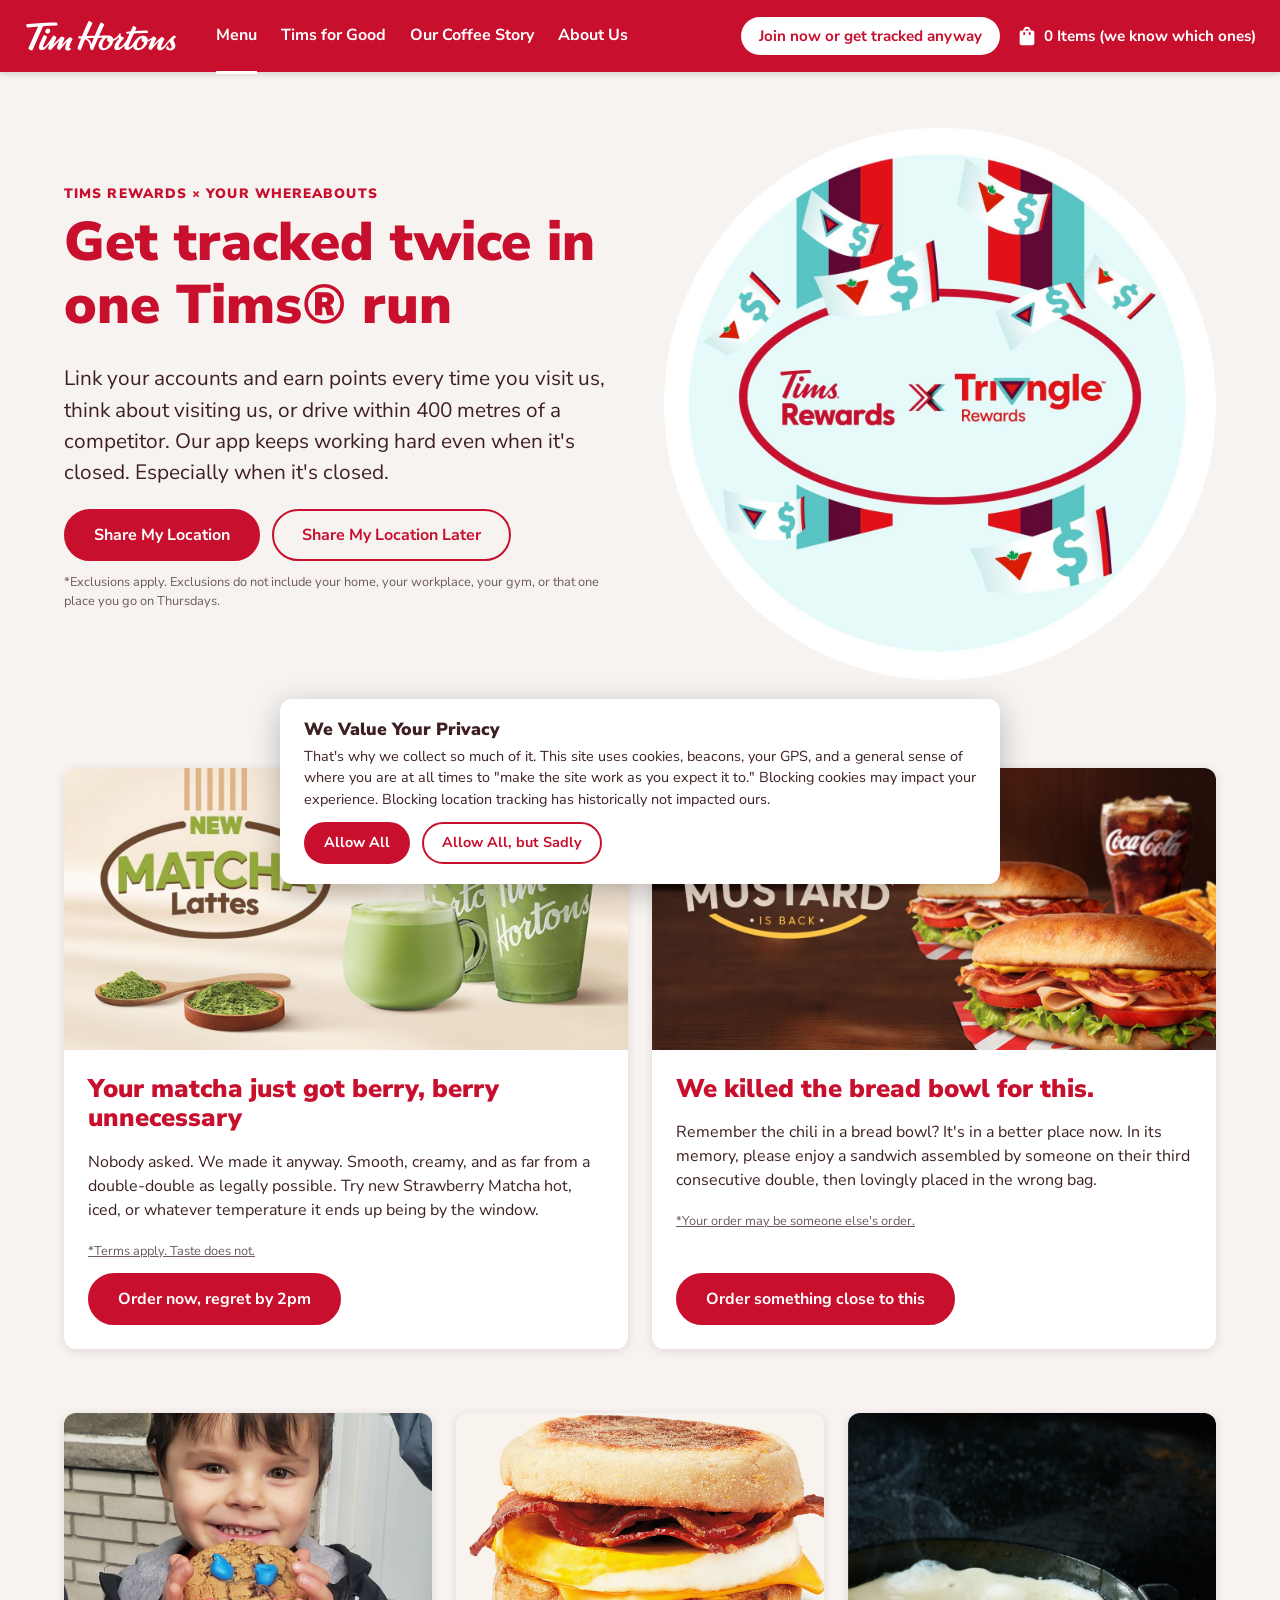
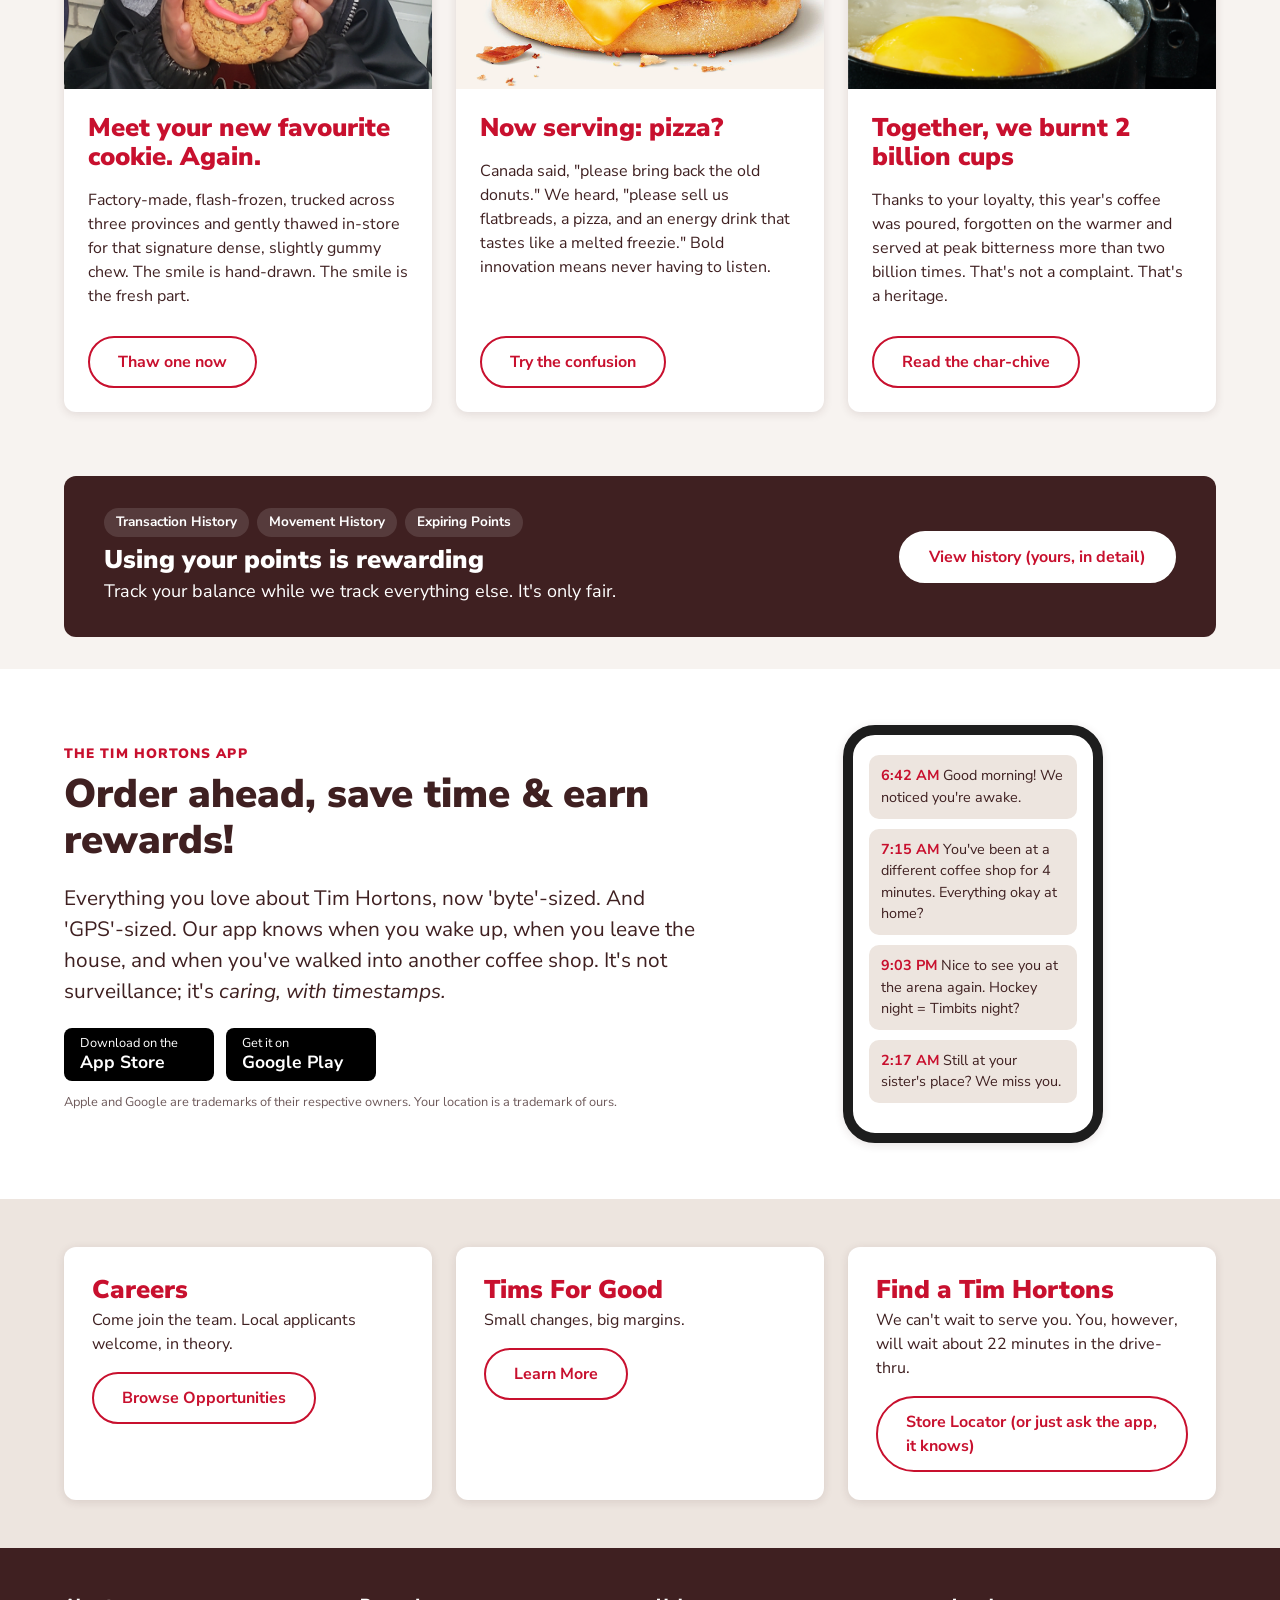
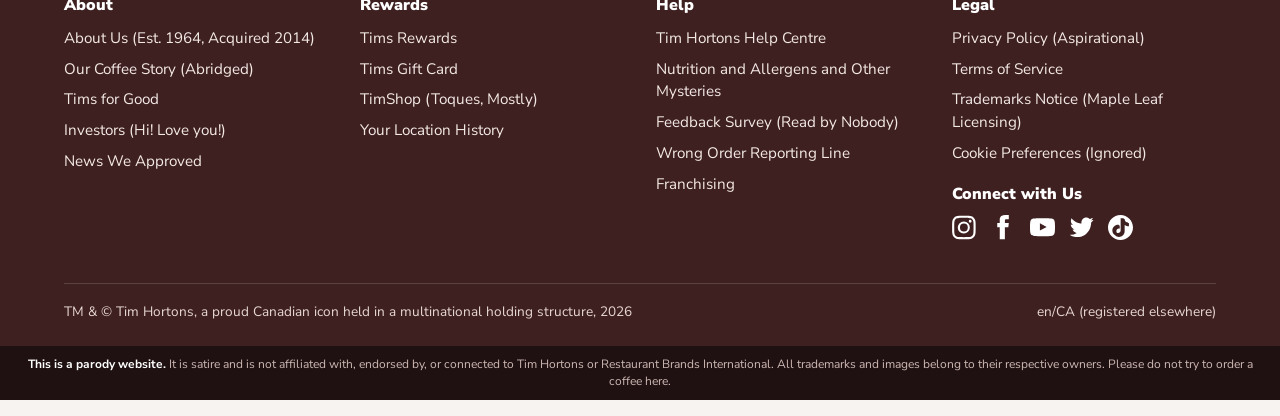
<file: docs/index.html>
<!doctype html>
<html lang="en">
<head>
  <meta charset="utf-8">
  <meta name="viewport" content="width=device-width, initial-scale=1">
  <title>Tim Hortons</title>
  <meta name="description" content="Home of Canada's favourite coffee, statistically. Join Tims Rewards and start being rewarded for being followed.">
  <meta name="theme-color" content="#C8102E">
  <link rel="stylesheet" href="assets/style.css">
</head>
<body>
  <a class="skip" href="#main">Skip to content</a>
  <header class="site-header">
    <div class="inner">
      <a class="logo" href="index.html" aria-label="Tim Hortons home"><svg viewBox="0 0 166 32" aria-hidden="true" fill="#fff"><path d="M125.797949,22.5428691 C124.110728,22.4497662 122.700485,21.5934041 123.108911,19.3202189 C123.199985,18.8123012 123.482597,18.3043835 123.794315,17.9080049 C123.777415,17.9098485 121.443285,18.1255522 119.135444,22.4009103 C117.405972,25.6042025 117.678256,29.0425564 119.830238,29.1356592 C121.543748,29.2103259 123.791499,27.3842189 125.122873,24.4288938 C125.441163,23.7227868 125.637395,23.1512642 125.797949,22.5428691 M88.9917425,22.4894041 C86.8012657,22.5686798 85.9224461,20.6706716 86.2942544,19.1653547 C86.422885,18.6445317 86.6754518,18.038902 87.2087526,17.6167127 C87.1768297,17.6185564 87.1439678,17.6194782 87.1092282,17.6213218 C84.8962176,17.8453218 83.3235435,20.1498485 82.2888648,22.2598732 C80.6786343,25.5461284 80.9189953,28.9291736 82.9320181,29.0314946 C84.6305061,29.1181448 86.7871821,27.3574864 88.2011804,24.4288938 C88.43403,23.945865 88.8358834,22.928186 88.9917425,22.4894041 M72.1542714,18.1615029 C71.0641971,18.1937662 67.02219,18.2868691 64.6589538,18.360614 C66.2757566,18.9708527 68.9619778,20.7766798 69.6361151,24.6879226 C69.7656847,24.3348691 71.3411755,20.1987045 72.1542714,18.1615029 M157.456113,21.5141284 C157.708679,22.0533876 158.450418,23.3964658 158.79312,24.4040049 C159.222202,25.6678074 159.148967,26.4716263 159.088877,26.9140955 C158.713313,29.7154782 156.859905,31.3203506 153.667611,31.3728938 C151.872416,31.4023918 150.367343,30.9488609 149.643443,29.7062601 C149.288536,29.0960214 149.192767,28.3604164 149.755174,27.6395605 C150.014313,27.3077086 150.346687,27.0247127 150.495035,26.9122518 C150.713801,26.7481695 150.894071,26.6735029 151.048053,26.6817992 C151.46399,26.7048444 151.572903,26.9242354 151.709984,27.7695358 C151.875232,28.8019638 152.507119,29.4315605 153.383122,29.4140461 C153.682634,29.4085152 154.752052,29.3264741 155.075037,28.2636263 C155.309765,27.4929926 155.089121,26.5564329 154.454418,25.4226057 C153.637566,23.960614 153.265758,22.7336839 153.319276,21.5528444 C152.563453,22.4211901 151.786036,23.3817169 151.072464,24.3090584 C148.220056,28.0156592 146.875537,29.9800378 144.689755,30.8364 C143.578086,31.2724164 142.460783,31.3166634 141.677732,31.1018815 C139.710716,30.5653876 139.598047,28.7890584 139.732311,27.6616839 C139.891925,26.3149185 140.563246,24.3016839 141.765051,21.7270667 C138.074196,25.1986057 134.540139,29.6343588 133.906375,30.4169761 C133.295145,31.1700955 132.589084,30.8843341 132.176903,30.6262271 C131.676464,30.3137333 131.488682,30.1892889 131.022044,29.8648115 C130.478415,29.4877909 130.349784,29.2978979 130.593901,28.3696346 C131.166636,26.1960049 132.436981,22.6995769 133.610618,20.118507 C132.295205,21.0440049 131.095279,21.5620625 129.618373,21.8902271 C129.447492,22.908828 129.059722,23.9735193 128.433469,25.0584905 C126.011082,29.2619473 121.721202,31.9158403 117.517703,31.006935 C115.432384,30.5543259 114.249357,29.0314946 114.058759,27.0173383 C112.563075,28.9476099 111.30118,29.7541942 110.068392,30.3229514 C108.528579,31.0336675 107.192511,30.8308691 106.86577,30.7589679 C104.770123,30.2952971 104.642431,28.5383259 104.848992,27.130721 C104.896876,26.809009 104.995462,26.3988033 105.13442,25.9194617 C103.035957,28.4562848 101.018239,29.9459308 99.3882917,30.5755276 C98.5160444,30.9110667 97.3358347,31.1599555 96.1903646,30.9479391 C94.7078259,30.6741613 93.8618681,29.5716757 93.9970711,27.6183588 C94.1491745,25.4032477 95.7819388,22.5502436 99.2671723,18.7155111 C98.7949006,18.4988856 98.5019608,18.0739308 98.3733301,17.6406798 C97.3677576,18.8860461 95.0383222,20.5047457 92.873196,21.4302436 C92.6948031,22.6829843 92.2600878,23.9016181 91.5775003,25.1211736 C89.2687209,29.2416675 84.7065578,31.9803671 80.5838044,30.8686634 C76.9962297,29.9007621 76.1221046,25.7341778 78.59801,21.5749679 C79.49373,20.069651 80.6683063,18.7975522 81.9686965,17.8185893 C79.4636849,17.9144576 76.8394318,18.0057169 76.8394318,18.0057169 C76.8394318,18.0057169 74.0884258,24.1919885 71.5655749,30.5165317 C71.377793,30.9866551 70.9177271,31.576614 70.0210682,31.0106222 C69.5816583,30.7322354 69.3234581,30.5423424 68.7018998,30.0583918 C68.2070943,29.6739967 68.1761102,29.4324823 68.1742324,28.907972 C68.1873772,24.6252395 66.4503939,20.7305893 62.8421632,19.5580461 C61.4460042,22.8682683 59.9033752,26.8357415 58.3682575,30.7202518 C58.0452725,31.5369761 57.3514181,31.4033136 56.6115571,30.9064576 C56.1421022,30.5902765 55.8144226,30.3561366 55.3825241,30.0169103 C54.7224704,29.5016181 54.5994733,29.3034288 54.9675259,28.2571736 C55.3327619,27.2192148 56.8866577,23.0203671 58.5119108,18.6850913 C58.1119351,18.6970749 56.810606,18.7459308 56.810606,18.7459308 C56.3768297,18.759758 56.1317742,18.6841695 55.9993879,18.3495522 C55.8200561,17.8904905 55.7102036,17.5991983 55.5862675,17.2479885 C55.424775,16.7944576 55.4595147,16.378721 56.2472601,16.3188033 C56.5467724,16.295758 57.9898769,16.2496675 59.4592708,16.1897498 C62.10418,9.53243291 65.584719,1.89615307 66.1912547,0.668301219 C66.605314,-0.169624707 67.302924,-0.110628822 67.949833,0.253486404 C68.4221046,0.518967886 69.0521132,0.881239491 69.8276527,1.37440821 C70.5524912,1.83623538 70.8379198,2.1745399 70.3036801,3.29269628 C70.2069723,3.49457282 67.1104475,9.83755225 64.3275186,16.0874288 C65.8729643,16.0302765 71.5571248,15.8440708 73.0744031,15.8237909 C75.7465407,9.34622714 78.5444922,3.22448229 78.9613681,2.32018599 C79.2270796,1.74313249 79.4843409,1.26839998 80.4927302,1.78461398 C81.6128497,2.36074566 81.8541495,2.46306665 82.5620876,2.87972509 C83.2230801,3.27057282 83.4446629,3.57753579 83.037176,4.41914896 C82.8371882,4.83212015 80.3612828,9.95001315 77.8234094,15.7187045 C79.1932789,15.6845975 84.5873162,15.5601531 86.2013023,15.5140625 C86.7036191,15.4993136 88.715703,15.4181942 89.684658,15.677223 C91.2066309,16.0846634 92.1352128,17.0405811 92.643163,18.414079 C92.737054,18.6537498 92.8778905,19.1902436 92.9323473,19.4898321 C95.5171662,18.1836263 98.0137276,15.9998568 99.4051921,13.5920872 C99.6849872,13.106293 99.9920107,13.0602025 100.574135,13.2851243 C101.032323,13.4611901 100.937493,13.8713959 100.843602,14.1765152 C100.623897,14.8798568 100.606997,15.6163835 100.903692,16.1104741 C101.180671,16.5723012 101.527128,17.021223 103.480061,17.2461448 C103.926982,17.2977662 104.134481,17.4793629 104.234945,17.7835605 C104.336347,18.0923671 104.386109,18.331116 103.898815,18.8712971 C101.337469,21.7086304 99.7525887,23.6213876 98.8737691,25.8623094 C97.811862,28.5705893 99.0061554,28.4664247 99.5807682,28.3309185 C101.166587,27.9594288 104.720361,24.5514946 107.246029,20.225437 C108.151138,18.034293 109.195205,15.6541778 110.17355,13.4814699 C108.801802,13.5625893 107.971806,13.6188197 107.799046,13.6308033 C107.213167,13.6741284 107.101436,13.3782271 106.993462,13.1274946 C106.884548,12.8776839 106.791596,12.6232642 106.672355,12.2812724 C106.553113,11.9392806 106.553113,11.5788527 107.295791,11.5069514 C107.51174,11.4866716 109.034652,11.3640708 111.207289,11.2036757 C112.298303,8.82448229 113.180878,6.95781562 113.494474,6.30609546 C113.924495,5.41101727 114.470001,5.2072971 115.318776,5.6977004 C116.103704,6.15030945 116.23703,6.23603784 116.888633,6.64900904 C117.499863,7.03801315 117.774964,7.28874566 117.307387,8.29628476 C116.888633,9.19781562 116.490535,10.0486469 116.111216,10.8579967 C120.480902,10.5648609 125.419568,10.277256 128.276671,10.247758 C129.139529,10.2385399 129.298205,10.3537662 129.477537,10.7427704 C129.66438,11.1465234 129.795827,11.4332066 129.970465,11.845256 C130.165758,12.3033959 130.006143,12.6758074 129.459698,12.6896346 C123.776476,12.8279062 118.768331,13.0362354 114.999546,13.2215193 C112.897327,17.6904576 111.320897,21.0799555 109.519129,25.8613876 C108.559563,28.4083506 110.018629,28.0442354 110.16416,27.9981448 C112.095498,27.3832971 114.03153,24.121009 116.334676,20.761009 C118.973952,16.9096839 122.837566,15.1536346 126.150979,15.9592971 C127.387523,16.2607292 128.240993,16.7612724 128.884146,17.7651243 C129.086011,18.0370584 129.270038,18.4076263 129.384585,18.745009 C129.520727,19.173651 129.633396,19.6594453 129.669075,20.1728938 C131.608862,19.6539144 133.29045,18.7044494 135.182353,16.8534535 C135.587024,16.4579967 136.018922,16.227544 136.820751,16.7769432 C137.326824,17.123544 137.651686,17.3346387 138.116447,17.6978321 C138.757722,18.1992971 139.060051,18.4380461 138.438493,19.5617333 C138.087341,20.1950173 137.070501,22.1013218 135.552284,25.9120872 C138.944565,21.8174041 143.140554,17.8517745 144.036274,17.2415358 C144.272879,17.0792971 144.71135,16.8414699 145.468111,17.3069843 C145.971367,17.6167127 146.216422,17.7669679 146.714984,18.1320049 C147.360954,18.6030502 147.591925,18.9588691 147.126226,19.8917415 C146.681183,20.7831325 145.163904,23.5734535 144.345175,26.2577662 C143.687938,28.4157251 144.440005,28.5650584 145.006168,28.3972889 C145.774196,28.167758 146.785402,27.1076757 149.015313,24.2417662 C150.963551,21.7372066 152.693023,19.7212066 154.772708,17.7522189 C155.335115,17.2203341 156.159478,16.4884164 156.710618,16.0625399 C157.130311,15.7371407 157.602583,15.4440049 157.969696,15.4181942 C158.229774,15.4006798 158.385633,15.4642848 158.693596,15.7509679 C158.942407,15.9814206 158.987475,16.0265893 159.149906,16.1832971 C159.487914,16.505009 159.664429,16.6460461 159.685085,16.8958568 C159.718886,17.313437 159.510448,17.4323506 159.033481,17.8121366 L158.805326,17.9992642 C157.815715,18.8187539 156.695596,19.8963506 157.456113,21.5141284 M23.1910596,13.4261613 C24.6482478,13.1929432 25.7448945,11.8240543 25.6350421,10.3731243 C25.5364565,9.0669185 24.5139837,8.11837529 23.2042044,8.11837529 C23.0643068,8.11837529 22.9215925,8.12943702 22.7788782,8.15248229 C21.322629,8.38477859 20.2259822,9.75458928 20.3348958,11.2055193 C20.4325424,12.5117251 21.4550153,13.4602683 22.7657335,13.4602683 C22.905631,13.4602683 23.0483453,13.4492066 23.1910596,13.4261613 M49.0185929,20.3803012 C49.6392123,19.2464741 49.3735008,18.9376675 48.6711962,18.4555605 C48.0740495,18.0444329 47.9519912,17.9421119 47.5473211,17.6812395 C46.7464309,17.1641037 46.1840239,17.3641366 45.5624656,17.9273629 C43.3926448,19.8935852 40.2059847,23.1383588 37.8427485,25.9084 C39.2482966,22.1501778 40.014447,20.5167292 40.5289697,19.3598568 C40.9711962,18.3615358 40.8566492,18.083149 40.2970589,17.7070502 C39.9074113,17.4461778 39.4886575,17.1760872 38.816398,16.7538979 C38.2220681,16.3796428 37.7385295,16.5133053 37.3254091,16.8829514 C35.8710377,18.1836263 31.6337374,22.3446798 28.7587953,25.5645646 C30.1671601,22.2875276 31.3961932,19.4815358 31.8309084,18.555116 C32.242151,17.6775522 32.3153859,17.2572066 31.6036922,16.7474453 C31.0666358,16.363972 30.5868528,16.0643835 30.0789026,15.7592642 C29.1550153,15.2043341 28.802924,15.5795111 28.4395659,16.1491901 C28.303424,16.3612066 28.0959249,16.7078074 27.8264578,17.1364494 C23.8051067,23.8324823 20.5311279,27.5400049 19.2288599,27.9704905 C18.6702085,28.1548527 18.4035581,28.0248774 18.2739886,27.9031983 C17.7979612,27.4542765 18.2223485,26.1757251 18.4129472,25.6613547 C19.0992903,23.809437 20.4400537,20.8596428 21.8183734,18.0333712 C22.3441629,16.9548527 22.1817315,16.6460461 21.4362371,16.1196922 C20.9686599,15.7896839 20.5348836,15.5306551 19.9743544,15.190507 C19.1396635,14.6871983 18.6364078,14.9499144 18.1707085,15.9104411 C17.0562224,18.2075934 14.2225924,24.0168444 13.7061919,27.2007786 C13.3165443,29.59933 14.3653067,30.661256 15.7577101,30.9691407 C16.8055335,31.2005152 18.0045214,30.9101448 18.6683307,30.5985728 C20.1471138,29.906293 22.2089599,28.1696016 24.9834386,24.3035276 C24.4463822,25.6779473 23.8792806,27.2468691 23.5750738,28.2415029 C23.2323717,29.3651901 23.4304817,29.6574041 24.1111913,30.0878897 C24.4219705,30.2842354 24.5665626,30.3828691 25.0069114,30.6520378 C25.4613438,30.9295029 26.1561371,31.2143424 26.7683063,30.4934864 C27.5832801,29.5348033 31.9726838,24.2307045 35.430689,20.9896181 C34.6391879,23.0701448 33.4571004,26.2245811 32.9012657,28.2285975 C32.6533935,29.1199885 32.8646482,29.4204987 33.6120205,29.9136675 L34.7340178,30.6142436 C34.9959737,30.7691078 35.7367736,31.1166304 36.3864992,30.3533712 C37.0155688,29.614079 40.6688672,25.0225399 43.6320668,22.1372724 C42.5138252,24.6657992 41.880061,26.614507 41.6659895,28.0921695 C41.5936935,28.5871819 41.2707085,31.1378321 43.9541129,31.5397415 C44.8019486,31.6660296 46.3464553,31.5406634 47.4769028,30.4676757 C47.7717205,30.1883671 47.9012901,29.8546716 47.8665504,29.6574041 C47.8214828,29.4057498 47.6186782,29.3845481 47.3172882,29.3651901 C47.0938276,29.3522848 46.8121546,29.3338485 46.5257871,29.1891243 C45.5389928,28.6885811 46.0178369,27.4754782 46.2450531,26.7444823 C47.1050945,23.9781284 48.1951689,21.8856181 49.0185929,20.3803012 M18.0007658,5.58155225 C16.0018266,10.0117745 7.73096941,29.025042 6.94979638,30.7460625 C6.61554446,31.4825893 6.08975492,31.8070667 5.15084503,31.3009926 C4.22414097,30.802293 3.72088527,30.4999391 2.98571883,30.0390337 C2.07685406,29.4684329 2.3754274,28.752186 2.64395563,28.1815852 C5.22971347,22.6922025 6.8662334,18.691544 8.26896478,15.7030337 C10.6922912,10.5381284 11.8762566,8.15432591 12.9306524,5.94843291 C8.88301184,6.36601315 3.58943789,6.85826007 2.45054019,7.01773332 C1.00649678,7.22053167 0.8750494,6.71998846 0.543614209,5.89128064 C0.275085981,5.22112426 0.351137682,5.48568393 0.205606649,5.07086912 C-0.0601048497,4.31037529 -0.317366159,3.53974155 1.14357763,3.3894864 C4.32648215,3.06224361 19.4034972,1.75419422 31.022507,1.5366469 C31.9952177,1.51728887 32.3679649,1.54309957 32.6937666,2.23169217 C32.9960956,2.87142879 33.0345909,2.85852344 33.3453701,3.58951933 C33.6570882,4.32143702 33.137871,4.68370863 32.4477722,4.71136295 C27.4969004,4.91139587 22.6962541,5.24693496 18.0007658,5.58155225"></path></svg></a>
      <nav class="nav" aria-label="Main">
        <a href="index.html" aria-current="page">Menu</a>
        <a href="tims-for-good.html">Tims for Good</a>
        <a href="our-coffee-story.html">Our Coffee Story</a>
        <a href="about-us.html">About Us</a>
      </nav>
      <div class="header-actions">
        <a class="signin" href="#ot">Join now or get tracked anyway</a>
        <span class="cart"><svg aria-hidden="true" focusable="false" viewBox="0 0 24 24" focusable="false"><path d="m18 6h-2c0-2.21-1.79-4-4-4s-4 1.79-4 4h-2c-1.1 0-2 0.9-2 2v12c0 1.1 0.9 2 2 2h12c1.1 0 2-0.9 2-2v-12c0-1.1-0.9-2-2-2zm-8 4c0 0.55-0.45 1-1 1s-1-0.45-1-1v-2h2v2zm2-6c1.1 0 2 0.9 2 2h-4c0-1.1 0.9-2 2-2zm4 6c0 0.55-0.45 1-1 1s-1-0.45-1-1v-2h2v2z"></path></svg><span>0 Items (we know which ones)</span></span>
      </div>
    </div>
  </header>
  <main id="main">

    <div class="container">
      <section class="hero">
        <div>
          <div class="eyebrow">Tims Rewards &times; Your Whereabouts</div>
          <h1>Get tracked twice in one Tims&reg; run</h1>
          <p class="lead">Link your accounts and earn points every time you visit us, think about visiting us, or drive within 400&nbsp;metres
            of a competitor. Our app keeps working hard even when it's closed. Especially when it's closed.</p>
          <div class="btn-row">
            <a class="btn" href="#ot">Share My Location</a>
            <a class="btn secondary" href="#ot">Share My Location Later</a>
          </div>
          <p class="fine" style="margin-top:12px">*Exclusions apply. Exclusions do not include your home, your workplace, your gym, or that one place you go on Thursdays.</p>
        </div>
        <div class="art"><img src="assets/img/rewards.jpg" alt="Tims Rewards linked with a partner rewards program, surrounded by flying money"></div>
      </section>
    </div>

    <section class="section tight">
      <div class="container grid two">
        <article class="card">
          <div class="media"><img src="assets/img/matcha.jpg" alt="Strawberry matcha drinks"></div>
          <div class="body">
            <h3>Your matcha just got berry, berry unnecessary</h3>
            <p>Nobody asked. We made it anyway. Smooth, creamy, and as far from a double-double as legally possible.
              Try new Strawberry Matcha hot, iced, or whatever temperature it ends up being by the window.</p>
            <span class="terms">*Terms apply. Taste does not.</span>
            <div class="btn-row"><a class="btn" href="#">Order now, regret by 2pm</a></div>
          </div>
        </article>
        <article class="card">
          <div class="media"><img src="assets/img/club.jpg" alt="A turkey bacon club sandwich"></div>
          <div class="body">
            <h3>We killed the bread bowl for this.</h3>
            <p>Remember the chili in a bread bowl? It's in a better place now. In its memory, please enjoy a sandwich assembled
              by someone on their third consecutive double, then lovingly placed in the wrong bag.</p>
            <span class="terms">*Your order may be someone else's order.</span>
            <div class="btn-row"><a class="btn" href="#">Order something close to this</a></div>
          </div>
        </article>
      </div>
    </section>

    <section class="section tight">
      <div class="container grid three">
        <article class="card">
          <div class="media square"><img src="assets/img/People_Smile_Cookie.jpg" alt="A cookie with a smile drawn in icing"></div>
          <div class="body">
            <h3>Meet your new favourite cookie. Again.</h3>
            <p>Factory-made, flash-frozen, trucked across three provinces and gently thawed in-store for that signature dense,
              slightly gummy chew. The smile is hand-drawn. The smile is the fresh part.</p>
            <div class="btn-row"><a class="btn secondary" href="#">Thaw one now</a></div>
          </div>
        </article>
        <article class="card">
          <div class="media square"><img src="assets/img/Tabbed-menu_Ingredients2.png" alt="A Tim Hortons menu item"></div>
          <div class="body">
            <h3>Now serving: pizza?</h3>
            <p>Canada said, "please bring back the old donuts." We heard, "please sell us flatbreads, a pizza, and an energy drink
              that tastes like a melted freezie." Bold innovation means never having to listen.</p>
            <div class="btn-row"><a class="btn secondary" href="#">Try the confusion</a></div>
          </div>
        </article>
        <article class="card">
          <div class="media square"><img src="assets/img/Header_Food_and_Beverage.jpg" alt="A Tim Hortons coffee cup"></div>
          <div class="body">
            <h3>Together, we burnt 2 billion cups</h3>
            <p>Thanks to your loyalty, this year's coffee was poured, forgotten on the warmer and served at peak bitterness more than
              two billion times. That's not a complaint. That's a heritage.</p>
            <div class="btn-row"><a class="btn secondary" href="our-coffee-story.html">Read the char-chive</a></div>
          </div>
        </article>
      </div>
    </section>

    <section class="section tight">
      <div class="container">
        <div class="rewards-strip">
          <div>
            <div class="tabs-mini"><span>Transaction History</span><span>Movement History</span><span>Expiring Points</span></div>
            <h3>Using your points is rewarding</h3>
            <p>Track your balance while we track everything else. It's only fair.</p>
          </div>
          <a class="btn light" href="#ot">View history (yours, in detail)</a>
        </div>
      </div>
    </section>

    <section class="section white">
      <div class="container app-promo">
        <div>
          <div class="eyebrow">The Tim Hortons App</div>
          <h2>Order ahead, save time &amp; earn rewards!</h2>
          <p class="lead">Everything you love about Tim Hortons, now 'byte'-sized. And 'GPS'-sized. Our app knows when you wake up,
            when you leave the house, and when you've walked into another coffee shop. It's not surveillance; it's
            <em>caring, with timestamps.</em></p>
          <div class="store-badges">
            <a class="badge" href="#">Download on the<strong>App Store</strong></a>
            <a class="badge" href="#">Get it on<strong>Google Play</strong></a>
          </div>
          <p class="fine" style="margin-top:12px">Apple and Google are trademarks of their respective owners. Your location is a trademark of ours.</p>
        </div>
        <div class="phone" aria-label="Example app notifications">
          <div class="ping"><b>6:42 AM</b> Good morning! We noticed you're awake.</div>
          <div class="ping"><b>7:15 AM</b> You've been at a different coffee shop for 4 minutes. Everything okay at home?</div>
          <div class="ping"><b>9:03 PM</b> Nice to see you at the arena again. Hockey night = Timbits night?</div>
          <div class="ping"><b>2:17 AM</b> Still at your sister's place? We miss you.</div>
        </div>
      </div>
    </section>

  </main>
  <section class="prefooter">
    <div class="container grid">
      <div class="pf-card">
        <h3>Careers</h3>
        <p>Come join the team. Local applicants welcome, in theory.</p>
        <a class="btn secondary" href="about-us.html#people">Browse Opportunities</a>
      </div>
      <div class="pf-card">
        <h3>Tims For Good</h3>
        <p>Small changes, big margins.</p>
        <a class="btn secondary" href="tims-for-good.html">Learn More</a>
      </div>
      <div class="pf-card">
        <h3>Find a Tim Hortons</h3>
        <p>We can't wait to serve you. You, however, will wait about 22 minutes in the drive-thru.</p>
        <a class="btn secondary" href="#ot">Store Locator (or just ask the app, it knows)</a>
      </div>
    </div>
  </section>
  <footer class="site-footer">
    <div class="container">
      <div class="footer-cols">
        <div>
          <h4>About</h4>
          <ul>
            <li><a href="about-us.html">About Us (Est. 1964, Acquired 2014)</a></li>
            <li><a href="our-coffee-story.html">Our Coffee Story (Abridged)</a></li>
            <li><a href="tims-for-good.html">Tims for Good</a></li>
            <li><a href="#">Investors (Hi! Love you!)</a></li>
            <li><a href="#">News We Approved</a></li>
          </ul>
        </div>
        <div>
          <h4>Rewards</h4>
          <ul>
            <li><a href="#">Tims Rewards</a></li>
            <li><a href="#">Tims Gift Card</a></li>
            <li><a href="#">TimShop (Toques, Mostly)</a></li>
            <li><a href="#">Your Location History</a></li>
          </ul>
        </div>
        <div>
          <h4>Help</h4>
          <ul>
            <li><a href="#">Tim Hortons Help Centre</a></li>
            <li><a href="#">Nutrition and Allergens and Other Mysteries</a></li>
            <li><a href="#">Feedback Survey (Read by Nobody)</a></li>
            <li><a href="#">Wrong Order Reporting Line</a></li>
            <li><a href="#">Franchising</a></li>
          </ul>
        </div>
        <div>
          <h4>Legal</h4>
          <ul>
            <li><a href="#">Privacy Policy (Aspirational)</a></li>
            <li><a href="#">Terms of Service</a></li>
            <li><a href="#">Trademarks Notice (Maple Leaf Licensing)</a></li>
            <li><a href="#ot">Cookie Preferences (Ignored)</a></li>
          </ul>
          <h4 style="margin-top:20px">Connect with Us</h4>
          <div class="social"><a href="#" aria-label="Follow us on Instagram"><svg viewBox="0 0 17 16" aria-hidden="true"><path d="M8.082 0C5.91 0 5.637.01 4.784.048c-.852.04-1.433.174-1.942.372-.534.2-1.018.516-1.417.923-.407.4-.722.883-.923 1.417C.304 3.268.169 3.85.13 4.701c-.038.854-.048 1.126-.048 3.3 0 2.172.01 2.444.048 3.297.04.852.174 1.433.372 1.942.205.526.478.972.923 1.417.444.445.89.719 1.416.923.51.198 1.09.333 1.942.372.854.039 1.126.048 3.299.048s2.444-.01 3.298-.048c.851-.04 1.433-.174 1.942-.372a3.914 3.914 0 0 0 1.417-.923c.445-.445.718-.891.923-1.417.197-.509.332-1.09.372-1.942.038-.853.048-1.125.048-3.298s-.01-2.445-.048-3.299c-.04-.851-.175-1.433-.372-1.941a3.926 3.926 0 0 0-.923-1.417A3.91 3.91 0 0 0 13.322.42c-.51-.198-1.092-.333-1.943-.372C10.525.01 10.254 0 8.08 0h.003-.001zm-.717 1.442h.718c2.136 0 2.389.007 3.232.046.78.035 1.204.166 1.486.275.373.145.64.319.92.599.28.28.452.546.598.92.11.281.24.705.275 1.485.039.843.047 1.096.047 3.231s-.008 2.389-.047 3.232c-.035.78-.166 1.203-.275 1.485a2.47 2.47 0 0 1-.599.919c-.28.28-.546.453-.92.598-.28.11-.705.24-1.485.276-.843.038-1.096.047-3.232.047s-2.39-.009-3.233-.047c-.78-.036-1.203-.166-1.485-.276a2.478 2.478 0 0 1-.92-.598 2.48 2.48 0 0 1-.6-.92c-.109-.281-.24-.705-.275-1.485-.038-.843-.046-1.096-.046-3.233 0-2.136.008-2.388.046-3.231.036-.78.166-1.204.276-1.486.145-.373.319-.64.599-.92.28-.28.546-.453.92-.598.282-.11.705-.24 1.485-.276.738-.034 1.024-.044 2.515-.045v.002zm4.988 1.328a.96.96 0 1 0 0 1.92.96.96 0 0 0 0-1.92zm-4.27 1.122a4.109 4.109 0 1 0-.128 8.217 4.109 4.109 0 0 0 .128-8.217zm0 1.441a2.667 2.667 0 1 1 0 5.334 2.667 2.667 0 0 1 0-5.334z" fill-rule="nonzero"></path></svg></a><a href="#" aria-label="Follow us on Facebook"><svg viewBox="0 0 10 20" aria-hidden="true"><path d="M1.999 3.772v2.682H0v3.28h1.999v9.744h4.106V9.733h2.756s.258-1.572.383-3.291H6.12V4.2c0-.335.447-.786.89-.786h2.237V0H6.206C1.897 0 2 3.282 2 3.772z" fill-rule="evenodd"></path></svg></a><a href="#" aria-label="Follow us on Youtube"><svg viewBox="0 0 16 12" aria-hidden="true"><path d="M15.84 2.495S16 3.827 16 5.158v1.248c0 1.33-.16 2.662-.16 2.662s-.157 1.133-.636 1.632c-.608.655-1.29.658-1.603.697-2.239.167-5.601.172-5.601.172s-4.16-.04-5.44-.166c-.356-.068-1.155-.048-1.765-.703C.316 10.201.16 9.068.16 9.068S0 7.737 0 6.406V5.158c0-1.331.16-2.663.16-2.663S.316 1.362.795.863C1.405.208 2.086.205 2.399.167 4.638 0 7.997 0 7.997 0h.007s3.358 0 5.597.167c.313.038.995.04 1.603.696.48.5.636 1.632.636 1.632zM6.348 7.918l4.322-2.303-4.323-2.319.001 4.622z" fill-rule="nonzero"></path></svg></a><a href="#" aria-label="Follow us on Twitter"><svg viewBox="0 0 15 12" aria-hidden="true"><path d="M7.434 3.128l.03.508-.506-.062c-1.84-.239-3.45-1.048-4.815-2.408L1.476.492 1.304.99c-.365 1.11-.132 2.283.627 3.072.404.436.313.498-.385.238-.242-.083-.455-.145-.475-.114-.07.073.172 1.017.364 1.39.263.52.8 1.028 1.386 1.33l.496.238-.587.01c-.566 0-.587.01-.526.229.202.674 1.001 1.39 1.892 1.702l.627.218-.546.332c-.81.477-1.76.747-2.711.768-.456.01-.83.052-.83.083 0 .104 1.234.685 1.952.913 2.155.675 4.714.384 6.636-.768 1.366-.82 2.732-2.45 3.369-4.027.344-.84.688-2.376.688-3.113 0-.478.03-.54.597-1.11.333-.333.647-.696.708-.8.1-.197.09-.197-.425-.02-.86.31-.981.27-.557-.198.314-.332.688-.934.688-1.11 0-.031-.151.02-.323.114-.182.104-.587.26-.89.353l-.547.176-.496-.342c-.273-.187-.657-.395-.86-.457-.515-.145-1.304-.124-1.77.042-1.264.467-2.063 1.67-1.972 2.989z" fill-rule="evenodd"></path></svg></a><a href="#" aria-label="Follow us on Tiktok"><svg viewBox="0 0 40 40" aria-hidden="true"><path d="M20 40C31.0457 40 40 31.0457 40 20C40 8.9543 31.0457 0 20 0C8.9543 0 0 8.9543 0 20C0 31.0457 8.9543 40 20 40ZM14.1691 28.3269C14.7632 28.6404 15.4248 28.804 16.0964 28.8037C18.3336 28.8037 20.1599 27.0242 20.2424 24.8063L20.2506 5H25.1923C25.1927 5.42068 25.2318 5.84043 25.3091 6.25395H21.6908V6.25464H26.6331C26.6324 7.91227 27.2332 9.51385 28.3241 10.762L28.3254 10.7636C29.4382 11.4905 30.7388 11.877 32.068 11.8757V12.9764C32.5332 13.076 33.0142 13.1291 33.5089 13.1291V18.072C31.0417 18.0749 28.6362 17.3013 26.6331 15.8609V25.9043C26.6331 30.9193 22.5524 35 17.5366 35C16.2876 35.0003 15.0519 34.7426 13.907 34.2431C12.7629 33.7439 11.7343 33.014 10.8853 32.099L10.8835 32.0977C8.53772 30.4508 7 27.7271 7 24.6502C7 19.6344 11.0807 15.5531 16.0964 15.5531C16.5066 15.5551 16.9161 15.5849 17.3223 15.6424V16.8126C17.3508 16.812 17.3792 16.811 17.4077 16.8101C17.4504 16.8086 17.4933 16.8071 17.5366 16.8071C17.9468 16.809 18.3563 16.8389 18.7624 16.8964V21.9418C18.3749 21.8201 17.9647 21.7493 17.5366 21.7493C16.4351 21.7506 15.3791 22.1888 14.6003 22.9677C13.8215 23.7467 13.3835 24.8028 13.3824 25.9042C13.3825 26.7742 13.6574 27.6219 14.1681 28.3264L14.1691 28.3269ZM9.04018 29.1498C9.46234 30.2498 10.0924 31.2476 10.8815 32.0956C10.0763 31.2339 9.45459 30.2319 9.04018 29.1498Z"></path></svg></a></div>
        </div>
      </div>
      <div class="footer-bottom">
        <span>TM &amp; &copy; Tim Hortons, a proud Canadian icon held in a multinational holding structure, 2026</span>
        <span>en/CA (registered elsewhere)</span>
      </div>
    </div>
  </footer>
  <div class="parody-notice">
    <strong>This is a parody website.</strong> It is satire and is not affiliated with, endorsed by, or connected to Tim Hortons or Restaurant Brands International.
    All trademarks and images belong to their respective owners. Please do not try to order a coffee here.
  </div>
  <input type="checkbox" id="ot-dismiss">
  <div class="ot-banner" id="ot" role="dialog" aria-labelledby="ot-title">
    <h4 id="ot-title">We Value Your Privacy</h4>
    <p>That's why we collect so much of it. This site uses cookies, beacons, your GPS, and a general sense of where you are at all times
      to "make the site work as you expect it to." Blocking cookies may impact your experience. Blocking location tracking has historically
      not impacted ours.</p>
    <div class="btn-row">
      <label class="btn" for="ot-dismiss">Allow All</label>
      <label class="btn secondary" for="ot-dismiss">Allow All, but Sadly</label>
    </div>
  </div>
</body>
</html>
</file>
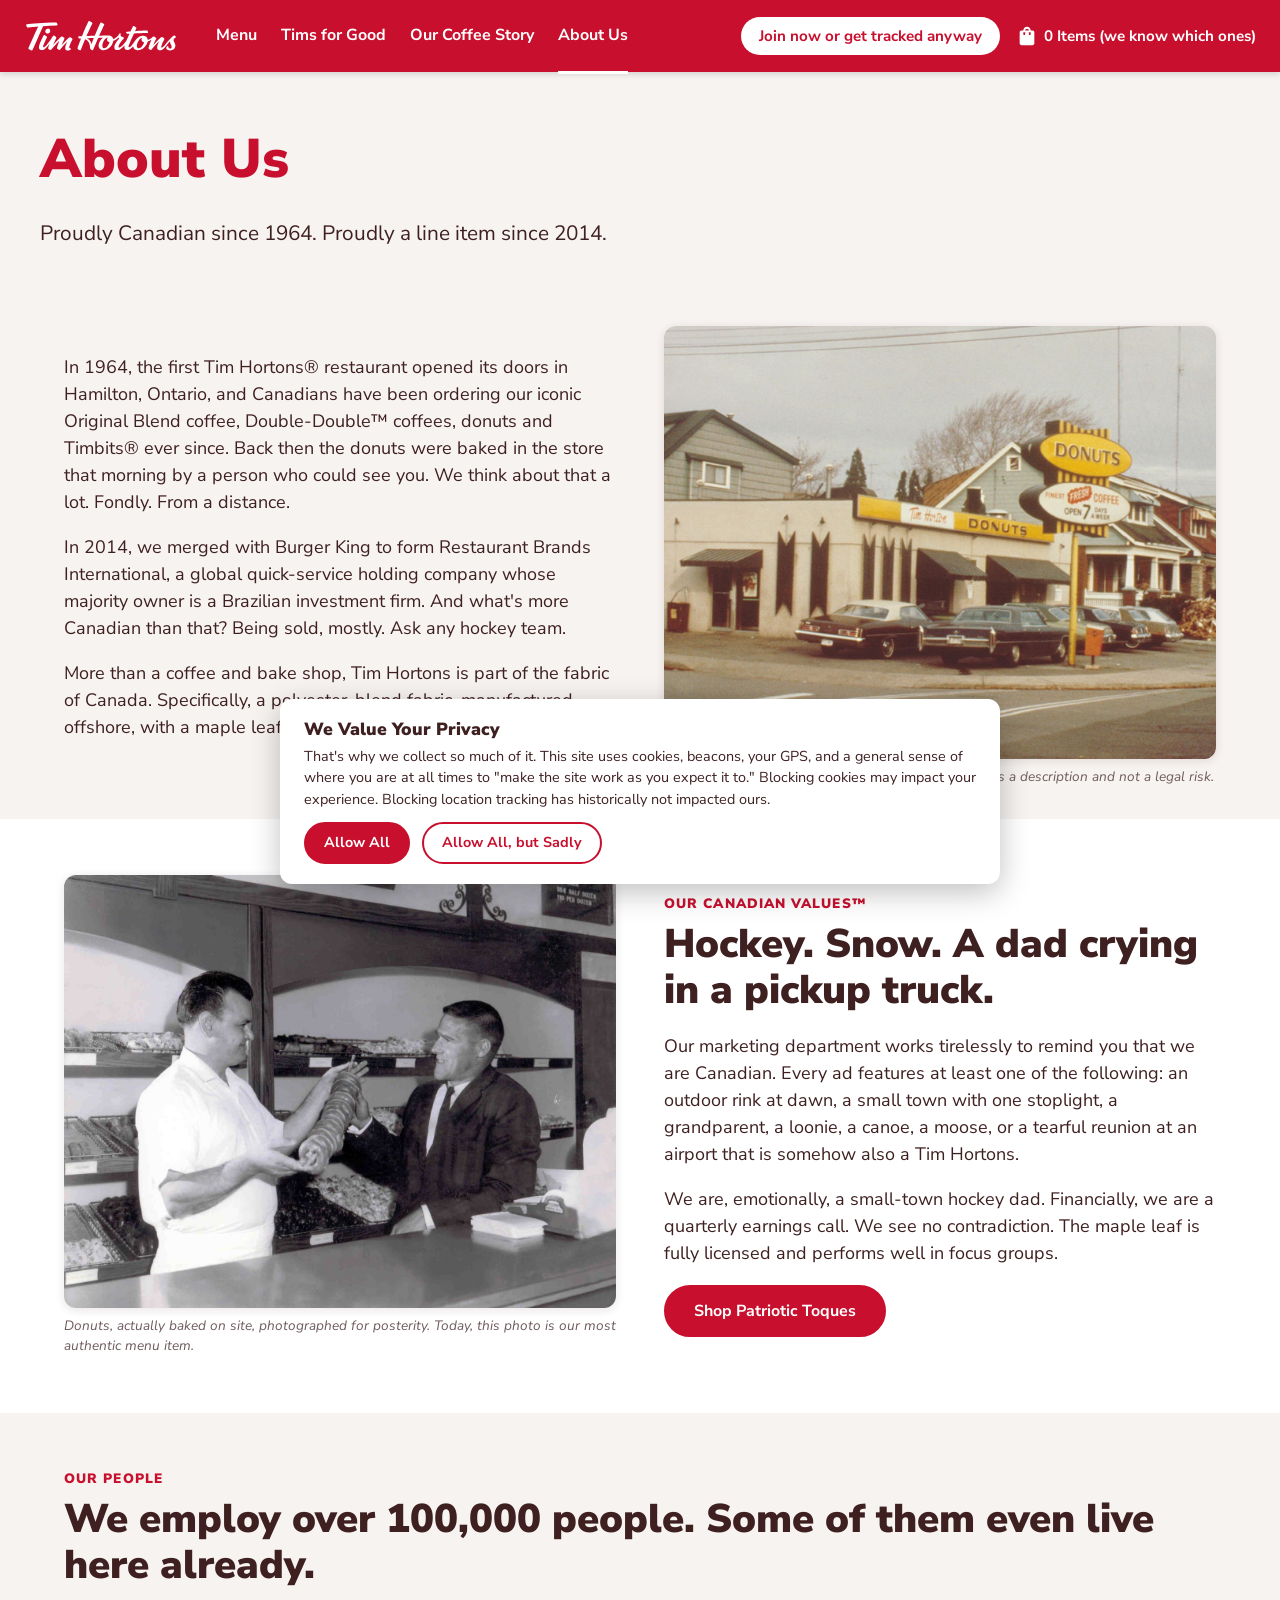
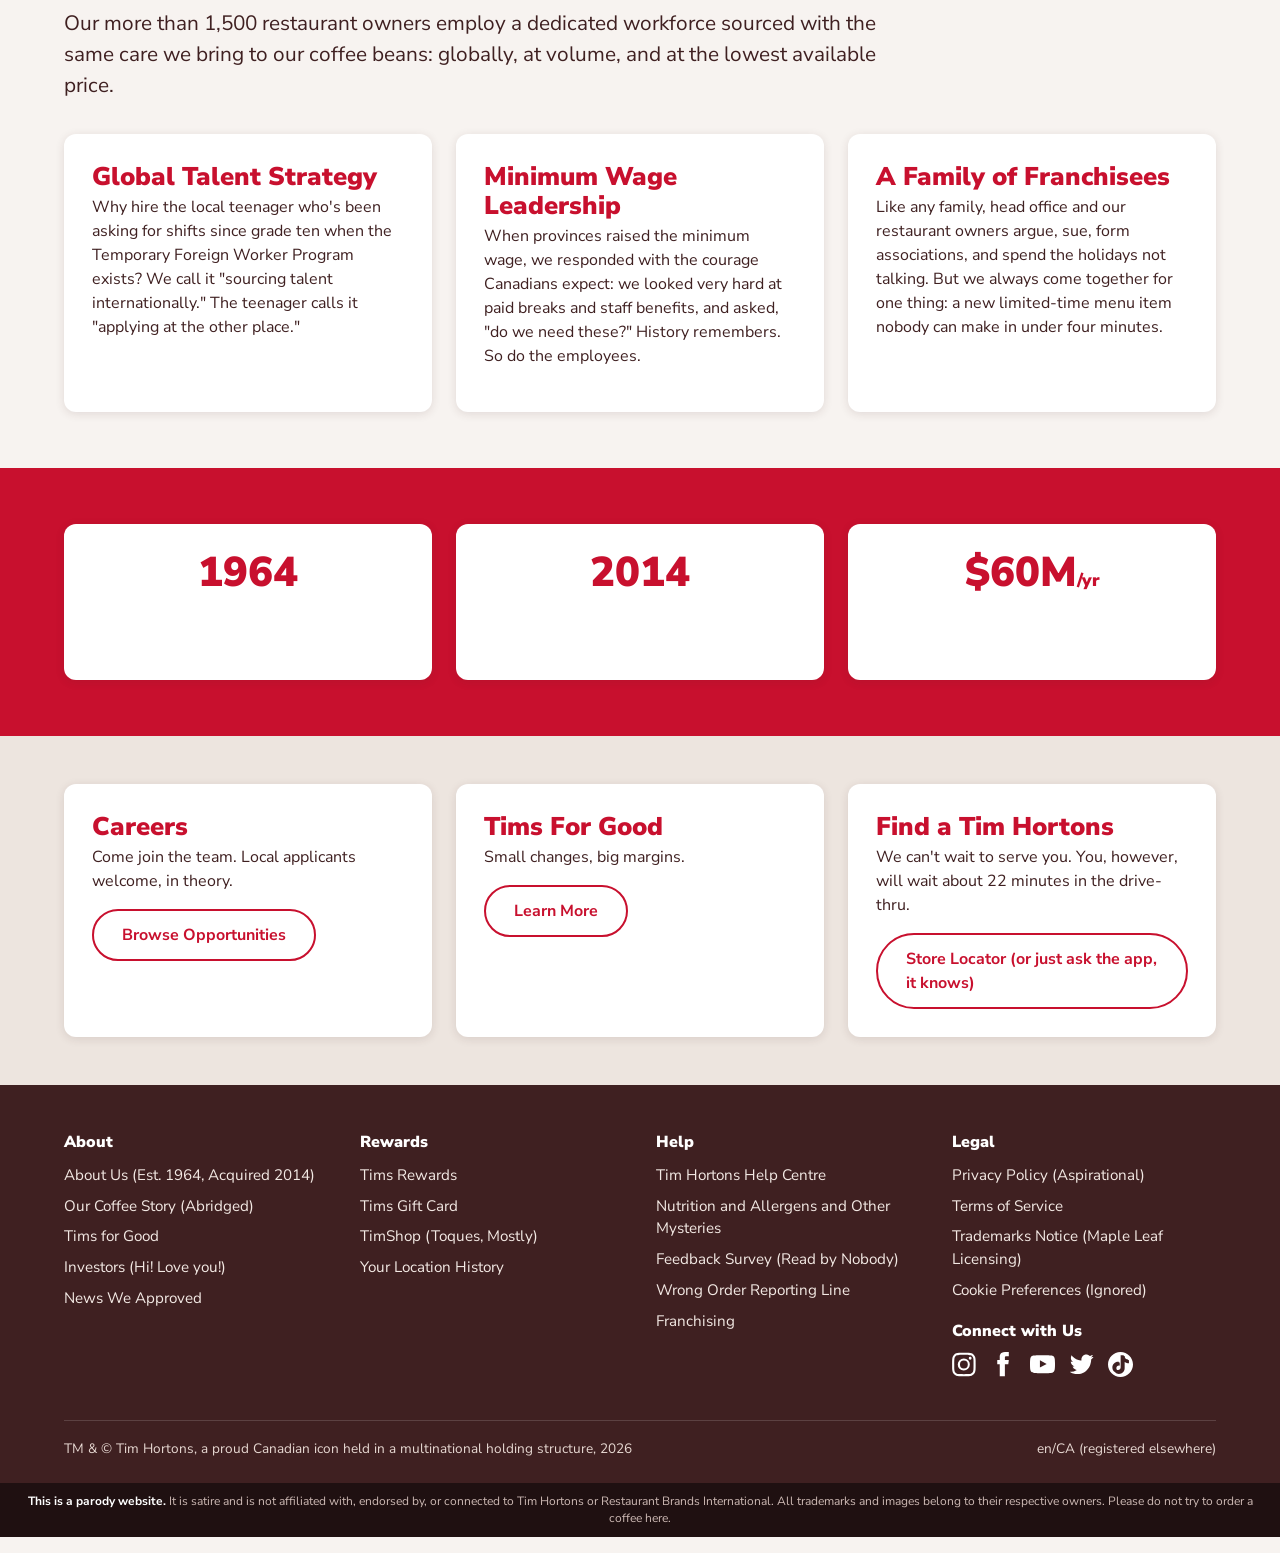
<file: docs/about-us.html>
<!doctype html>
<html lang="en">
<head>
  <meta charset="utf-8">
  <meta name="viewport" content="width=device-width, initial-scale=1">
  <title>About Us - Tim Hortons</title>
  <meta name="description" content="A proud Canadian institution, sold to a burger company in 2014, still extremely proud and extremely Canadian.">
  <meta name="theme-color" content="#C8102E">
  <link rel="stylesheet" href="assets/style.css">
</head>
<body>
  <a class="skip" href="#main">Skip to content</a>
  <header class="site-header">
    <div class="inner">
      <a class="logo" href="index.html" aria-label="Tim Hortons home"><svg viewBox="0 0 166 32" aria-hidden="true" fill="#fff"><path d="M125.797949,22.5428691 C124.110728,22.4497662 122.700485,21.5934041 123.108911,19.3202189 C123.199985,18.8123012 123.482597,18.3043835 123.794315,17.9080049 C123.777415,17.9098485 121.443285,18.1255522 119.135444,22.4009103 C117.405972,25.6042025 117.678256,29.0425564 119.830238,29.1356592 C121.543748,29.2103259 123.791499,27.3842189 125.122873,24.4288938 C125.441163,23.7227868 125.637395,23.1512642 125.797949,22.5428691 M88.9917425,22.4894041 C86.8012657,22.5686798 85.9224461,20.6706716 86.2942544,19.1653547 C86.422885,18.6445317 86.6754518,18.038902 87.2087526,17.6167127 C87.1768297,17.6185564 87.1439678,17.6194782 87.1092282,17.6213218 C84.8962176,17.8453218 83.3235435,20.1498485 82.2888648,22.2598732 C80.6786343,25.5461284 80.9189953,28.9291736 82.9320181,29.0314946 C84.6305061,29.1181448 86.7871821,27.3574864 88.2011804,24.4288938 C88.43403,23.945865 88.8358834,22.928186 88.9917425,22.4894041 M72.1542714,18.1615029 C71.0641971,18.1937662 67.02219,18.2868691 64.6589538,18.360614 C66.2757566,18.9708527 68.9619778,20.7766798 69.6361151,24.6879226 C69.7656847,24.3348691 71.3411755,20.1987045 72.1542714,18.1615029 M157.456113,21.5141284 C157.708679,22.0533876 158.450418,23.3964658 158.79312,24.4040049 C159.222202,25.6678074 159.148967,26.4716263 159.088877,26.9140955 C158.713313,29.7154782 156.859905,31.3203506 153.667611,31.3728938 C151.872416,31.4023918 150.367343,30.9488609 149.643443,29.7062601 C149.288536,29.0960214 149.192767,28.3604164 149.755174,27.6395605 C150.014313,27.3077086 150.346687,27.0247127 150.495035,26.9122518 C150.713801,26.7481695 150.894071,26.6735029 151.048053,26.6817992 C151.46399,26.7048444 151.572903,26.9242354 151.709984,27.7695358 C151.875232,28.8019638 152.507119,29.4315605 153.383122,29.4140461 C153.682634,29.4085152 154.752052,29.3264741 155.075037,28.2636263 C155.309765,27.4929926 155.089121,26.5564329 154.454418,25.4226057 C153.637566,23.960614 153.265758,22.7336839 153.319276,21.5528444 C152.563453,22.4211901 151.786036,23.3817169 151.072464,24.3090584 C148.220056,28.0156592 146.875537,29.9800378 144.689755,30.8364 C143.578086,31.2724164 142.460783,31.3166634 141.677732,31.1018815 C139.710716,30.5653876 139.598047,28.7890584 139.732311,27.6616839 C139.891925,26.3149185 140.563246,24.3016839 141.765051,21.7270667 C138.074196,25.1986057 134.540139,29.6343588 133.906375,30.4169761 C133.295145,31.1700955 132.589084,30.8843341 132.176903,30.6262271 C131.676464,30.3137333 131.488682,30.1892889 131.022044,29.8648115 C130.478415,29.4877909 130.349784,29.2978979 130.593901,28.3696346 C131.166636,26.1960049 132.436981,22.6995769 133.610618,20.118507 C132.295205,21.0440049 131.095279,21.5620625 129.618373,21.8902271 C129.447492,22.908828 129.059722,23.9735193 128.433469,25.0584905 C126.011082,29.2619473 121.721202,31.9158403 117.517703,31.006935 C115.432384,30.5543259 114.249357,29.0314946 114.058759,27.0173383 C112.563075,28.9476099 111.30118,29.7541942 110.068392,30.3229514 C108.528579,31.0336675 107.192511,30.8308691 106.86577,30.7589679 C104.770123,30.2952971 104.642431,28.5383259 104.848992,27.130721 C104.896876,26.809009 104.995462,26.3988033 105.13442,25.9194617 C103.035957,28.4562848 101.018239,29.9459308 99.3882917,30.5755276 C98.5160444,30.9110667 97.3358347,31.1599555 96.1903646,30.9479391 C94.7078259,30.6741613 93.8618681,29.5716757 93.9970711,27.6183588 C94.1491745,25.4032477 95.7819388,22.5502436 99.2671723,18.7155111 C98.7949006,18.4988856 98.5019608,18.0739308 98.3733301,17.6406798 C97.3677576,18.8860461 95.0383222,20.5047457 92.873196,21.4302436 C92.6948031,22.6829843 92.2600878,23.9016181 91.5775003,25.1211736 C89.2687209,29.2416675 84.7065578,31.9803671 80.5838044,30.8686634 C76.9962297,29.9007621 76.1221046,25.7341778 78.59801,21.5749679 C79.49373,20.069651 80.6683063,18.7975522 81.9686965,17.8185893 C79.4636849,17.9144576 76.8394318,18.0057169 76.8394318,18.0057169 C76.8394318,18.0057169 74.0884258,24.1919885 71.5655749,30.5165317 C71.377793,30.9866551 70.9177271,31.576614 70.0210682,31.0106222 C69.5816583,30.7322354 69.3234581,30.5423424 68.7018998,30.0583918 C68.2070943,29.6739967 68.1761102,29.4324823 68.1742324,28.907972 C68.1873772,24.6252395 66.4503939,20.7305893 62.8421632,19.5580461 C61.4460042,22.8682683 59.9033752,26.8357415 58.3682575,30.7202518 C58.0452725,31.5369761 57.3514181,31.4033136 56.6115571,30.9064576 C56.1421022,30.5902765 55.8144226,30.3561366 55.3825241,30.0169103 C54.7224704,29.5016181 54.5994733,29.3034288 54.9675259,28.2571736 C55.3327619,27.2192148 56.8866577,23.0203671 58.5119108,18.6850913 C58.1119351,18.6970749 56.810606,18.7459308 56.810606,18.7459308 C56.3768297,18.759758 56.1317742,18.6841695 55.9993879,18.3495522 C55.8200561,17.8904905 55.7102036,17.5991983 55.5862675,17.2479885 C55.424775,16.7944576 55.4595147,16.378721 56.2472601,16.3188033 C56.5467724,16.295758 57.9898769,16.2496675 59.4592708,16.1897498 C62.10418,9.53243291 65.584719,1.89615307 66.1912547,0.668301219 C66.605314,-0.169624707 67.302924,-0.110628822 67.949833,0.253486404 C68.4221046,0.518967886 69.0521132,0.881239491 69.8276527,1.37440821 C70.5524912,1.83623538 70.8379198,2.1745399 70.3036801,3.29269628 C70.2069723,3.49457282 67.1104475,9.83755225 64.3275186,16.0874288 C65.8729643,16.0302765 71.5571248,15.8440708 73.0744031,15.8237909 C75.7465407,9.34622714 78.5444922,3.22448229 78.9613681,2.32018599 C79.2270796,1.74313249 79.4843409,1.26839998 80.4927302,1.78461398 C81.6128497,2.36074566 81.8541495,2.46306665 82.5620876,2.87972509 C83.2230801,3.27057282 83.4446629,3.57753579 83.037176,4.41914896 C82.8371882,4.83212015 80.3612828,9.95001315 77.8234094,15.7187045 C79.1932789,15.6845975 84.5873162,15.5601531 86.2013023,15.5140625 C86.7036191,15.4993136 88.715703,15.4181942 89.684658,15.677223 C91.2066309,16.0846634 92.1352128,17.0405811 92.643163,18.414079 C92.737054,18.6537498 92.8778905,19.1902436 92.9323473,19.4898321 C95.5171662,18.1836263 98.0137276,15.9998568 99.4051921,13.5920872 C99.6849872,13.106293 99.9920107,13.0602025 100.574135,13.2851243 C101.032323,13.4611901 100.937493,13.8713959 100.843602,14.1765152 C100.623897,14.8798568 100.606997,15.6163835 100.903692,16.1104741 C101.180671,16.5723012 101.527128,17.021223 103.480061,17.2461448 C103.926982,17.2977662 104.134481,17.4793629 104.234945,17.7835605 C104.336347,18.0923671 104.386109,18.331116 103.898815,18.8712971 C101.337469,21.7086304 99.7525887,23.6213876 98.8737691,25.8623094 C97.811862,28.5705893 99.0061554,28.4664247 99.5807682,28.3309185 C101.166587,27.9594288 104.720361,24.5514946 107.246029,20.225437 C108.151138,18.034293 109.195205,15.6541778 110.17355,13.4814699 C108.801802,13.5625893 107.971806,13.6188197 107.799046,13.6308033 C107.213167,13.6741284 107.101436,13.3782271 106.993462,13.1274946 C106.884548,12.8776839 106.791596,12.6232642 106.672355,12.2812724 C106.553113,11.9392806 106.553113,11.5788527 107.295791,11.5069514 C107.51174,11.4866716 109.034652,11.3640708 111.207289,11.2036757 C112.298303,8.82448229 113.180878,6.95781562 113.494474,6.30609546 C113.924495,5.41101727 114.470001,5.2072971 115.318776,5.6977004 C116.103704,6.15030945 116.23703,6.23603784 116.888633,6.64900904 C117.499863,7.03801315 117.774964,7.28874566 117.307387,8.29628476 C116.888633,9.19781562 116.490535,10.0486469 116.111216,10.8579967 C120.480902,10.5648609 125.419568,10.277256 128.276671,10.247758 C129.139529,10.2385399 129.298205,10.3537662 129.477537,10.7427704 C129.66438,11.1465234 129.795827,11.4332066 129.970465,11.845256 C130.165758,12.3033959 130.006143,12.6758074 129.459698,12.6896346 C123.776476,12.8279062 118.768331,13.0362354 114.999546,13.2215193 C112.897327,17.6904576 111.320897,21.0799555 109.519129,25.8613876 C108.559563,28.4083506 110.018629,28.0442354 110.16416,27.9981448 C112.095498,27.3832971 114.03153,24.121009 116.334676,20.761009 C118.973952,16.9096839 122.837566,15.1536346 126.150979,15.9592971 C127.387523,16.2607292 128.240993,16.7612724 128.884146,17.7651243 C129.086011,18.0370584 129.270038,18.4076263 129.384585,18.745009 C129.520727,19.173651 129.633396,19.6594453 129.669075,20.1728938 C131.608862,19.6539144 133.29045,18.7044494 135.182353,16.8534535 C135.587024,16.4579967 136.018922,16.227544 136.820751,16.7769432 C137.326824,17.123544 137.651686,17.3346387 138.116447,17.6978321 C138.757722,18.1992971 139.060051,18.4380461 138.438493,19.5617333 C138.087341,20.1950173 137.070501,22.1013218 135.552284,25.9120872 C138.944565,21.8174041 143.140554,17.8517745 144.036274,17.2415358 C144.272879,17.0792971 144.71135,16.8414699 145.468111,17.3069843 C145.971367,17.6167127 146.216422,17.7669679 146.714984,18.1320049 C147.360954,18.6030502 147.591925,18.9588691 147.126226,19.8917415 C146.681183,20.7831325 145.163904,23.5734535 144.345175,26.2577662 C143.687938,28.4157251 144.440005,28.5650584 145.006168,28.3972889 C145.774196,28.167758 146.785402,27.1076757 149.015313,24.2417662 C150.963551,21.7372066 152.693023,19.7212066 154.772708,17.7522189 C155.335115,17.2203341 156.159478,16.4884164 156.710618,16.0625399 C157.130311,15.7371407 157.602583,15.4440049 157.969696,15.4181942 C158.229774,15.4006798 158.385633,15.4642848 158.693596,15.7509679 C158.942407,15.9814206 158.987475,16.0265893 159.149906,16.1832971 C159.487914,16.505009 159.664429,16.6460461 159.685085,16.8958568 C159.718886,17.313437 159.510448,17.4323506 159.033481,17.8121366 L158.805326,17.9992642 C157.815715,18.8187539 156.695596,19.8963506 157.456113,21.5141284 M23.1910596,13.4261613 C24.6482478,13.1929432 25.7448945,11.8240543 25.6350421,10.3731243 C25.5364565,9.0669185 24.5139837,8.11837529 23.2042044,8.11837529 C23.0643068,8.11837529 22.9215925,8.12943702 22.7788782,8.15248229 C21.322629,8.38477859 20.2259822,9.75458928 20.3348958,11.2055193 C20.4325424,12.5117251 21.4550153,13.4602683 22.7657335,13.4602683 C22.905631,13.4602683 23.0483453,13.4492066 23.1910596,13.4261613 M49.0185929,20.3803012 C49.6392123,19.2464741 49.3735008,18.9376675 48.6711962,18.4555605 C48.0740495,18.0444329 47.9519912,17.9421119 47.5473211,17.6812395 C46.7464309,17.1641037 46.1840239,17.3641366 45.5624656,17.9273629 C43.3926448,19.8935852 40.2059847,23.1383588 37.8427485,25.9084 C39.2482966,22.1501778 40.014447,20.5167292 40.5289697,19.3598568 C40.9711962,18.3615358 40.8566492,18.083149 40.2970589,17.7070502 C39.9074113,17.4461778 39.4886575,17.1760872 38.816398,16.7538979 C38.2220681,16.3796428 37.7385295,16.5133053 37.3254091,16.8829514 C35.8710377,18.1836263 31.6337374,22.3446798 28.7587953,25.5645646 C30.1671601,22.2875276 31.3961932,19.4815358 31.8309084,18.555116 C32.242151,17.6775522 32.3153859,17.2572066 31.6036922,16.7474453 C31.0666358,16.363972 30.5868528,16.0643835 30.0789026,15.7592642 C29.1550153,15.2043341 28.802924,15.5795111 28.4395659,16.1491901 C28.303424,16.3612066 28.0959249,16.7078074 27.8264578,17.1364494 C23.8051067,23.8324823 20.5311279,27.5400049 19.2288599,27.9704905 C18.6702085,28.1548527 18.4035581,28.0248774 18.2739886,27.9031983 C17.7979612,27.4542765 18.2223485,26.1757251 18.4129472,25.6613547 C19.0992903,23.809437 20.4400537,20.8596428 21.8183734,18.0333712 C22.3441629,16.9548527 22.1817315,16.6460461 21.4362371,16.1196922 C20.9686599,15.7896839 20.5348836,15.5306551 19.9743544,15.190507 C19.1396635,14.6871983 18.6364078,14.9499144 18.1707085,15.9104411 C17.0562224,18.2075934 14.2225924,24.0168444 13.7061919,27.2007786 C13.3165443,29.59933 14.3653067,30.661256 15.7577101,30.9691407 C16.8055335,31.2005152 18.0045214,30.9101448 18.6683307,30.5985728 C20.1471138,29.906293 22.2089599,28.1696016 24.9834386,24.3035276 C24.4463822,25.6779473 23.8792806,27.2468691 23.5750738,28.2415029 C23.2323717,29.3651901 23.4304817,29.6574041 24.1111913,30.0878897 C24.4219705,30.2842354 24.5665626,30.3828691 25.0069114,30.6520378 C25.4613438,30.9295029 26.1561371,31.2143424 26.7683063,30.4934864 C27.5832801,29.5348033 31.9726838,24.2307045 35.430689,20.9896181 C34.6391879,23.0701448 33.4571004,26.2245811 32.9012657,28.2285975 C32.6533935,29.1199885 32.8646482,29.4204987 33.6120205,29.9136675 L34.7340178,30.6142436 C34.9959737,30.7691078 35.7367736,31.1166304 36.3864992,30.3533712 C37.0155688,29.614079 40.6688672,25.0225399 43.6320668,22.1372724 C42.5138252,24.6657992 41.880061,26.614507 41.6659895,28.0921695 C41.5936935,28.5871819 41.2707085,31.1378321 43.9541129,31.5397415 C44.8019486,31.6660296 46.3464553,31.5406634 47.4769028,30.4676757 C47.7717205,30.1883671 47.9012901,29.8546716 47.8665504,29.6574041 C47.8214828,29.4057498 47.6186782,29.3845481 47.3172882,29.3651901 C47.0938276,29.3522848 46.8121546,29.3338485 46.5257871,29.1891243 C45.5389928,28.6885811 46.0178369,27.4754782 46.2450531,26.7444823 C47.1050945,23.9781284 48.1951689,21.8856181 49.0185929,20.3803012 M18.0007658,5.58155225 C16.0018266,10.0117745 7.73096941,29.025042 6.94979638,30.7460625 C6.61554446,31.4825893 6.08975492,31.8070667 5.15084503,31.3009926 C4.22414097,30.802293 3.72088527,30.4999391 2.98571883,30.0390337 C2.07685406,29.4684329 2.3754274,28.752186 2.64395563,28.1815852 C5.22971347,22.6922025 6.8662334,18.691544 8.26896478,15.7030337 C10.6922912,10.5381284 11.8762566,8.15432591 12.9306524,5.94843291 C8.88301184,6.36601315 3.58943789,6.85826007 2.45054019,7.01773332 C1.00649678,7.22053167 0.8750494,6.71998846 0.543614209,5.89128064 C0.275085981,5.22112426 0.351137682,5.48568393 0.205606649,5.07086912 C-0.0601048497,4.31037529 -0.317366159,3.53974155 1.14357763,3.3894864 C4.32648215,3.06224361 19.4034972,1.75419422 31.022507,1.5366469 C31.9952177,1.51728887 32.3679649,1.54309957 32.6937666,2.23169217 C32.9960956,2.87142879 33.0345909,2.85852344 33.3453701,3.58951933 C33.6570882,4.32143702 33.137871,4.68370863 32.4477722,4.71136295 C27.4969004,4.91139587 22.6962541,5.24693496 18.0007658,5.58155225"></path></svg></a>
      <nav class="nav" aria-label="Main">
        <a href="index.html">Menu</a>
        <a href="tims-for-good.html">Tims for Good</a>
        <a href="our-coffee-story.html">Our Coffee Story</a>
        <a href="about-us.html" aria-current="page">About Us</a>
      </nav>
      <div class="header-actions">
        <a class="signin" href="#ot">Join now or get tracked anyway</a>
        <span class="cart"><svg aria-hidden="true" focusable="false" viewBox="0 0 24 24" focusable="false"><path d="m18 6h-2c0-2.21-1.79-4-4-4s-4 1.79-4 4h-2c-1.1 0-2 0.9-2 2v12c0 1.1 0.9 2 2 2h12c1.1 0 2-0.9 2-2v-12c0-1.1-0.9-2-2-2zm-8 4c0 0.55-0.45 1-1 1s-1-0.45-1-1v-2h2v2zm2-6c1.1 0 2 0.9 2 2h-4c0-1.1 0.9-2 2-2zm4 6c0 0.55-0.45 1-1 1s-1-0.45-1-1v-2h2v2z"></path></svg><span>0 Items (we know which ones)</span></span>
      </div>
    </div>
  </header>
  <main id="main">

    <div class="container page-title">
      <h1>About Us</h1>
      <p class="lead">Proudly Canadian since 1964. Proudly a line item since 2014.</p>
    </div>

    <section class="section tight">
      <div class="container split">
        <div>
          <p>In 1964, the first Tim Hortons&reg; restaurant opened its doors in Hamilton, Ontario, and Canadians have been ordering our
            iconic Original Blend coffee, Double-Double&trade; coffees, donuts and Timbits&reg; ever since. Back then the donuts were
            baked in the store that morning by a person who could see you. We think about that a lot. Fondly. From a distance.</p>
          <p>In 2014, we merged with Burger King to form Restaurant Brands International, a global quick-service holding company whose
            majority owner is a Brazilian investment firm. And what's more Canadian than that? Being sold, mostly. Ask any hockey team.</p>
          <p>More than a coffee and bake shop, Tim Hortons is part of the fabric of Canada. Specifically, a polyester-blend fabric,
            manufactured offshore, with a maple leaf screen-printed on it.</p>
        </div>
        <figure style="margin:0">
          <div class="rounded"><img src="assets/img/about-1.jpg" alt="An early Tim Hortons donut shop in the 1960s or 70s"></div>
          <figcaption class="caption">An early location, back when "Finest Fresh Coffee" was a description and not a legal risk.</figcaption>
        </figure>
      </div>
    </section>

    <section class="section white">
      <div class="container split reverse">
        <div>
          <div class="eyebrow">Our Canadian Values&trade;</div>
          <h2>Hockey. Snow. A dad crying in a pickup truck.</h2>
          <p>Our marketing department works tirelessly to remind you that we are Canadian. Every ad features at least one of the
            following: an outdoor rink at dawn, a small town with one stoplight, a grandparent, a loonie, a canoe, a moose, or a
            tearful reunion at an airport that is somehow also a Tim Hortons.</p>
          <p>We are, emotionally, a small-town hockey dad. Financially, we are a quarterly earnings call. We see no contradiction.
            The maple leaf is fully licensed and performs well in focus groups.</p>
          <a class="btn" href="#">Shop Patriotic Toques</a>
        </div>
        <figure style="margin:0">
          <div class="rounded"><img src="assets/img/about-2.jpg" alt="A black and white photo of two men at an early donut counter"></div>
          <figcaption class="caption">Donuts, actually baked on site, photographed for posterity. Today, this photo is our most authentic menu item.</figcaption>
        </figure>
      </div>
    </section>

    <section class="section" id="people">
      <div class="container">
        <div class="eyebrow">Our People</div>
        <h2>We employ over 100,000 people. Some of them even live here already.</h2>
        <p class="lead">Our more than 1,500 restaurant owners employ a dedicated workforce sourced with the same care we bring to our
          coffee beans: globally, at volume, and at the lowest available price.</p>
        <div class="grid three" style="margin-top:32px">
          <div class="pf-card">
            <h3>Global Talent Strategy</h3>
            <p>Why hire the local teenager who's been asking for shifts since grade ten when the Temporary Foreign Worker Program exists?
              We call it "sourcing talent internationally." The teenager calls it "applying at the other place."</p>
          </div>
          <div class="pf-card">
            <h3>Minimum Wage Leadership</h3>
            <p>When provinces raised the minimum wage, we responded with the courage Canadians expect: we looked very hard at paid breaks
              and staff benefits, and asked, "do we need these?" History remembers. So do the employees.</p>
          </div>
          <div class="pf-card">
            <h3>A Family of Franchisees</h3>
            <p>Like any family, head office and our restaurant owners argue, sue, form associations, and spend the holidays not talking.
              But we always come together for one thing: a new limited-time menu item nobody can make in under four minutes.</p>
          </div>
        </div>
      </div>
    </section>

    <section class="section red">
      <div class="container stat-row">
        <div class="stat"><div class="num">1964</div><p>Year we opened in Hamilton, Ontario</p></div>
        <div class="stat"><div class="num">2014</div><p>Year we became a "brand within a portfolio"</p></div>
        <div class="stat"><div class="num">$60M<small>/yr</small></div><p>Spent reminding you we are Canadian (estimated, vibes-based)</p></div>
      </div>
    </section>

  </main>
  <section class="prefooter">
    <div class="container grid">
      <div class="pf-card">
        <h3>Careers</h3>
        <p>Come join the team. Local applicants welcome, in theory.</p>
        <a class="btn secondary" href="about-us.html#people">Browse Opportunities</a>
      </div>
      <div class="pf-card">
        <h3>Tims For Good</h3>
        <p>Small changes, big margins.</p>
        <a class="btn secondary" href="tims-for-good.html">Learn More</a>
      </div>
      <div class="pf-card">
        <h3>Find a Tim Hortons</h3>
        <p>We can't wait to serve you. You, however, will wait about 22 minutes in the drive-thru.</p>
        <a class="btn secondary" href="#ot">Store Locator (or just ask the app, it knows)</a>
      </div>
    </div>
  </section>
  <footer class="site-footer">
    <div class="container">
      <div class="footer-cols">
        <div>
          <h4>About</h4>
          <ul>
            <li><a href="about-us.html">About Us (Est. 1964, Acquired 2014)</a></li>
            <li><a href="our-coffee-story.html">Our Coffee Story (Abridged)</a></li>
            <li><a href="tims-for-good.html">Tims for Good</a></li>
            <li><a href="#">Investors (Hi! Love you!)</a></li>
            <li><a href="#">News We Approved</a></li>
          </ul>
        </div>
        <div>
          <h4>Rewards</h4>
          <ul>
            <li><a href="#">Tims Rewards</a></li>
            <li><a href="#">Tims Gift Card</a></li>
            <li><a href="#">TimShop (Toques, Mostly)</a></li>
            <li><a href="#">Your Location History</a></li>
          </ul>
        </div>
        <div>
          <h4>Help</h4>
          <ul>
            <li><a href="#">Tim Hortons Help Centre</a></li>
            <li><a href="#">Nutrition and Allergens and Other Mysteries</a></li>
            <li><a href="#">Feedback Survey (Read by Nobody)</a></li>
            <li><a href="#">Wrong Order Reporting Line</a></li>
            <li><a href="#">Franchising</a></li>
          </ul>
        </div>
        <div>
          <h4>Legal</h4>
          <ul>
            <li><a href="#">Privacy Policy (Aspirational)</a></li>
            <li><a href="#">Terms of Service</a></li>
            <li><a href="#">Trademarks Notice (Maple Leaf Licensing)</a></li>
            <li><a href="#ot">Cookie Preferences (Ignored)</a></li>
          </ul>
          <h4 style="margin-top:20px">Connect with Us</h4>
          <div class="social"><a href="#" aria-label="Follow us on Instagram"><svg viewBox="0 0 17 16" aria-hidden="true"><path d="M8.082 0C5.91 0 5.637.01 4.784.048c-.852.04-1.433.174-1.942.372-.534.2-1.018.516-1.417.923-.407.4-.722.883-.923 1.417C.304 3.268.169 3.85.13 4.701c-.038.854-.048 1.126-.048 3.3 0 2.172.01 2.444.048 3.297.04.852.174 1.433.372 1.942.205.526.478.972.923 1.417.444.445.89.719 1.416.923.51.198 1.09.333 1.942.372.854.039 1.126.048 3.299.048s2.444-.01 3.298-.048c.851-.04 1.433-.174 1.942-.372a3.914 3.914 0 0 0 1.417-.923c.445-.445.718-.891.923-1.417.197-.509.332-1.09.372-1.942.038-.853.048-1.125.048-3.298s-.01-2.445-.048-3.299c-.04-.851-.175-1.433-.372-1.941a3.926 3.926 0 0 0-.923-1.417A3.91 3.91 0 0 0 13.322.42c-.51-.198-1.092-.333-1.943-.372C10.525.01 10.254 0 8.08 0h.003-.001zm-.717 1.442h.718c2.136 0 2.389.007 3.232.046.78.035 1.204.166 1.486.275.373.145.64.319.92.599.28.28.452.546.598.92.11.281.24.705.275 1.485.039.843.047 1.096.047 3.231s-.008 2.389-.047 3.232c-.035.78-.166 1.203-.275 1.485a2.47 2.47 0 0 1-.599.919c-.28.28-.546.453-.92.598-.28.11-.705.24-1.485.276-.843.038-1.096.047-3.232.047s-2.39-.009-3.233-.047c-.78-.036-1.203-.166-1.485-.276a2.478 2.478 0 0 1-.92-.598 2.48 2.48 0 0 1-.6-.92c-.109-.281-.24-.705-.275-1.485-.038-.843-.046-1.096-.046-3.233 0-2.136.008-2.388.046-3.231.036-.78.166-1.204.276-1.486.145-.373.319-.64.599-.92.28-.28.546-.453.92-.598.282-.11.705-.24 1.485-.276.738-.034 1.024-.044 2.515-.045v.002zm4.988 1.328a.96.96 0 1 0 0 1.92.96.96 0 0 0 0-1.92zm-4.27 1.122a4.109 4.109 0 1 0-.128 8.217 4.109 4.109 0 0 0 .128-8.217zm0 1.441a2.667 2.667 0 1 1 0 5.334 2.667 2.667 0 0 1 0-5.334z" fill-rule="nonzero"></path></svg></a><a href="#" aria-label="Follow us on Facebook"><svg viewBox="0 0 10 20" aria-hidden="true"><path d="M1.999 3.772v2.682H0v3.28h1.999v9.744h4.106V9.733h2.756s.258-1.572.383-3.291H6.12V4.2c0-.335.447-.786.89-.786h2.237V0H6.206C1.897 0 2 3.282 2 3.772z" fill-rule="evenodd"></path></svg></a><a href="#" aria-label="Follow us on Youtube"><svg viewBox="0 0 16 12" aria-hidden="true"><path d="M15.84 2.495S16 3.827 16 5.158v1.248c0 1.33-.16 2.662-.16 2.662s-.157 1.133-.636 1.632c-.608.655-1.29.658-1.603.697-2.239.167-5.601.172-5.601.172s-4.16-.04-5.44-.166c-.356-.068-1.155-.048-1.765-.703C.316 10.201.16 9.068.16 9.068S0 7.737 0 6.406V5.158c0-1.331.16-2.663.16-2.663S.316 1.362.795.863C1.405.208 2.086.205 2.399.167 4.638 0 7.997 0 7.997 0h.007s3.358 0 5.597.167c.313.038.995.04 1.603.696.48.5.636 1.632.636 1.632zM6.348 7.918l4.322-2.303-4.323-2.319.001 4.622z" fill-rule="nonzero"></path></svg></a><a href="#" aria-label="Follow us on Twitter"><svg viewBox="0 0 15 12" aria-hidden="true"><path d="M7.434 3.128l.03.508-.506-.062c-1.84-.239-3.45-1.048-4.815-2.408L1.476.492 1.304.99c-.365 1.11-.132 2.283.627 3.072.404.436.313.498-.385.238-.242-.083-.455-.145-.475-.114-.07.073.172 1.017.364 1.39.263.52.8 1.028 1.386 1.33l.496.238-.587.01c-.566 0-.587.01-.526.229.202.674 1.001 1.39 1.892 1.702l.627.218-.546.332c-.81.477-1.76.747-2.711.768-.456.01-.83.052-.83.083 0 .104 1.234.685 1.952.913 2.155.675 4.714.384 6.636-.768 1.366-.82 2.732-2.45 3.369-4.027.344-.84.688-2.376.688-3.113 0-.478.03-.54.597-1.11.333-.333.647-.696.708-.8.1-.197.09-.197-.425-.02-.86.31-.981.27-.557-.198.314-.332.688-.934.688-1.11 0-.031-.151.02-.323.114-.182.104-.587.26-.89.353l-.547.176-.496-.342c-.273-.187-.657-.395-.86-.457-.515-.145-1.304-.124-1.77.042-1.264.467-2.063 1.67-1.972 2.989z" fill-rule="evenodd"></path></svg></a><a href="#" aria-label="Follow us on Tiktok"><svg viewBox="0 0 40 40" aria-hidden="true"><path d="M20 40C31.0457 40 40 31.0457 40 20C40 8.9543 31.0457 0 20 0C8.9543 0 0 8.9543 0 20C0 31.0457 8.9543 40 20 40ZM14.1691 28.3269C14.7632 28.6404 15.4248 28.804 16.0964 28.8037C18.3336 28.8037 20.1599 27.0242 20.2424 24.8063L20.2506 5H25.1923C25.1927 5.42068 25.2318 5.84043 25.3091 6.25395H21.6908V6.25464H26.6331C26.6324 7.91227 27.2332 9.51385 28.3241 10.762L28.3254 10.7636C29.4382 11.4905 30.7388 11.877 32.068 11.8757V12.9764C32.5332 13.076 33.0142 13.1291 33.5089 13.1291V18.072C31.0417 18.0749 28.6362 17.3013 26.6331 15.8609V25.9043C26.6331 30.9193 22.5524 35 17.5366 35C16.2876 35.0003 15.0519 34.7426 13.907 34.2431C12.7629 33.7439 11.7343 33.014 10.8853 32.099L10.8835 32.0977C8.53772 30.4508 7 27.7271 7 24.6502C7 19.6344 11.0807 15.5531 16.0964 15.5531C16.5066 15.5551 16.9161 15.5849 17.3223 15.6424V16.8126C17.3508 16.812 17.3792 16.811 17.4077 16.8101C17.4504 16.8086 17.4933 16.8071 17.5366 16.8071C17.9468 16.809 18.3563 16.8389 18.7624 16.8964V21.9418C18.3749 21.8201 17.9647 21.7493 17.5366 21.7493C16.4351 21.7506 15.3791 22.1888 14.6003 22.9677C13.8215 23.7467 13.3835 24.8028 13.3824 25.9042C13.3825 26.7742 13.6574 27.6219 14.1681 28.3264L14.1691 28.3269ZM9.04018 29.1498C9.46234 30.2498 10.0924 31.2476 10.8815 32.0956C10.0763 31.2339 9.45459 30.2319 9.04018 29.1498Z"></path></svg></a></div>
        </div>
      </div>
      <div class="footer-bottom">
        <span>TM &amp; &copy; Tim Hortons, a proud Canadian icon held in a multinational holding structure, 2026</span>
        <span>en/CA (registered elsewhere)</span>
      </div>
    </div>
  </footer>
  <div class="parody-notice">
    <strong>This is a parody website.</strong> It is satire and is not affiliated with, endorsed by, or connected to Tim Hortons or Restaurant Brands International.
    All trademarks and images belong to their respective owners. Please do not try to order a coffee here.
  </div>
  <input type="checkbox" id="ot-dismiss">
  <div class="ot-banner" id="ot" role="dialog" aria-labelledby="ot-title">
    <h4 id="ot-title">We Value Your Privacy</h4>
    <p>That's why we collect so much of it. This site uses cookies, beacons, your GPS, and a general sense of where you are at all times
      to "make the site work as you expect it to." Blocking cookies may impact your experience. Blocking location tracking has historically
      not impacted ours.</p>
    <div class="btn-row">
      <label class="btn" for="ot-dismiss">Allow All</label>
      <label class="btn secondary" for="ot-dismiss">Allow All, but Sadly</label>
    </div>
  </div>
</body>
</html>
</file>
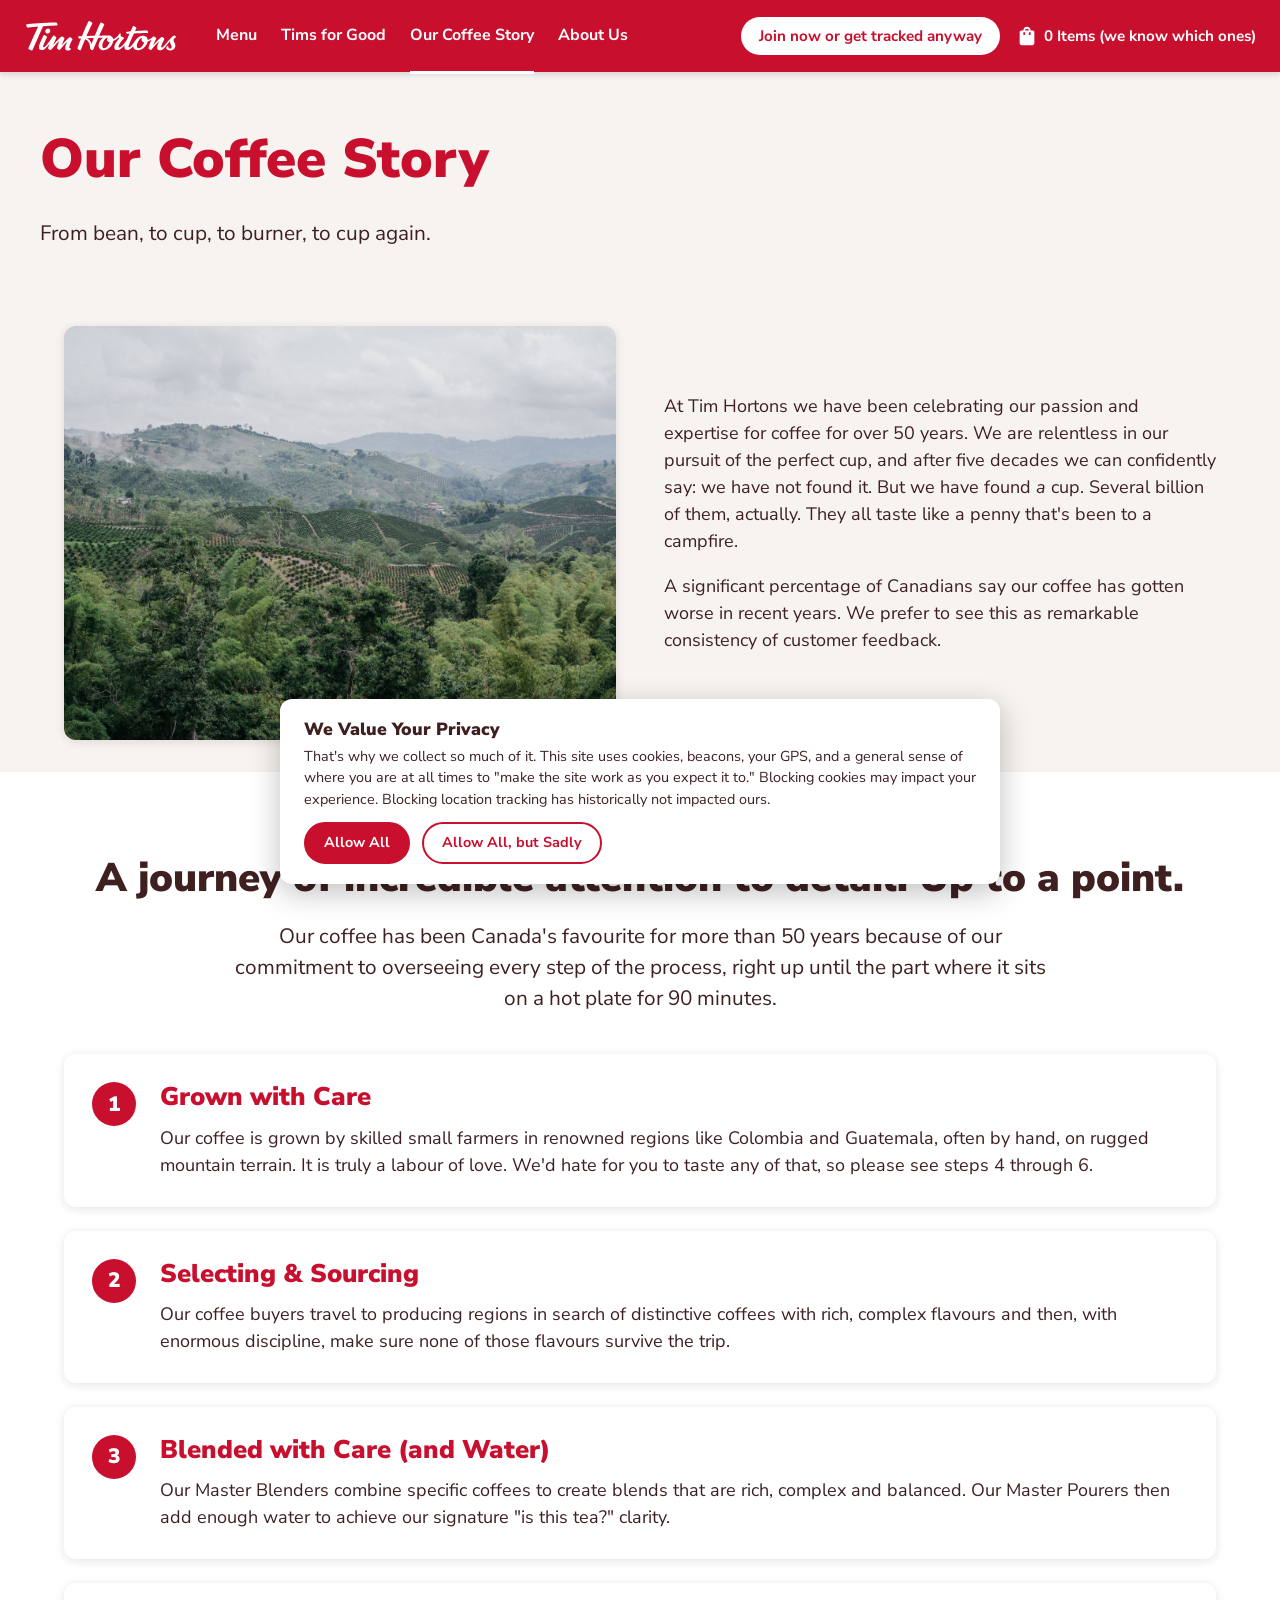
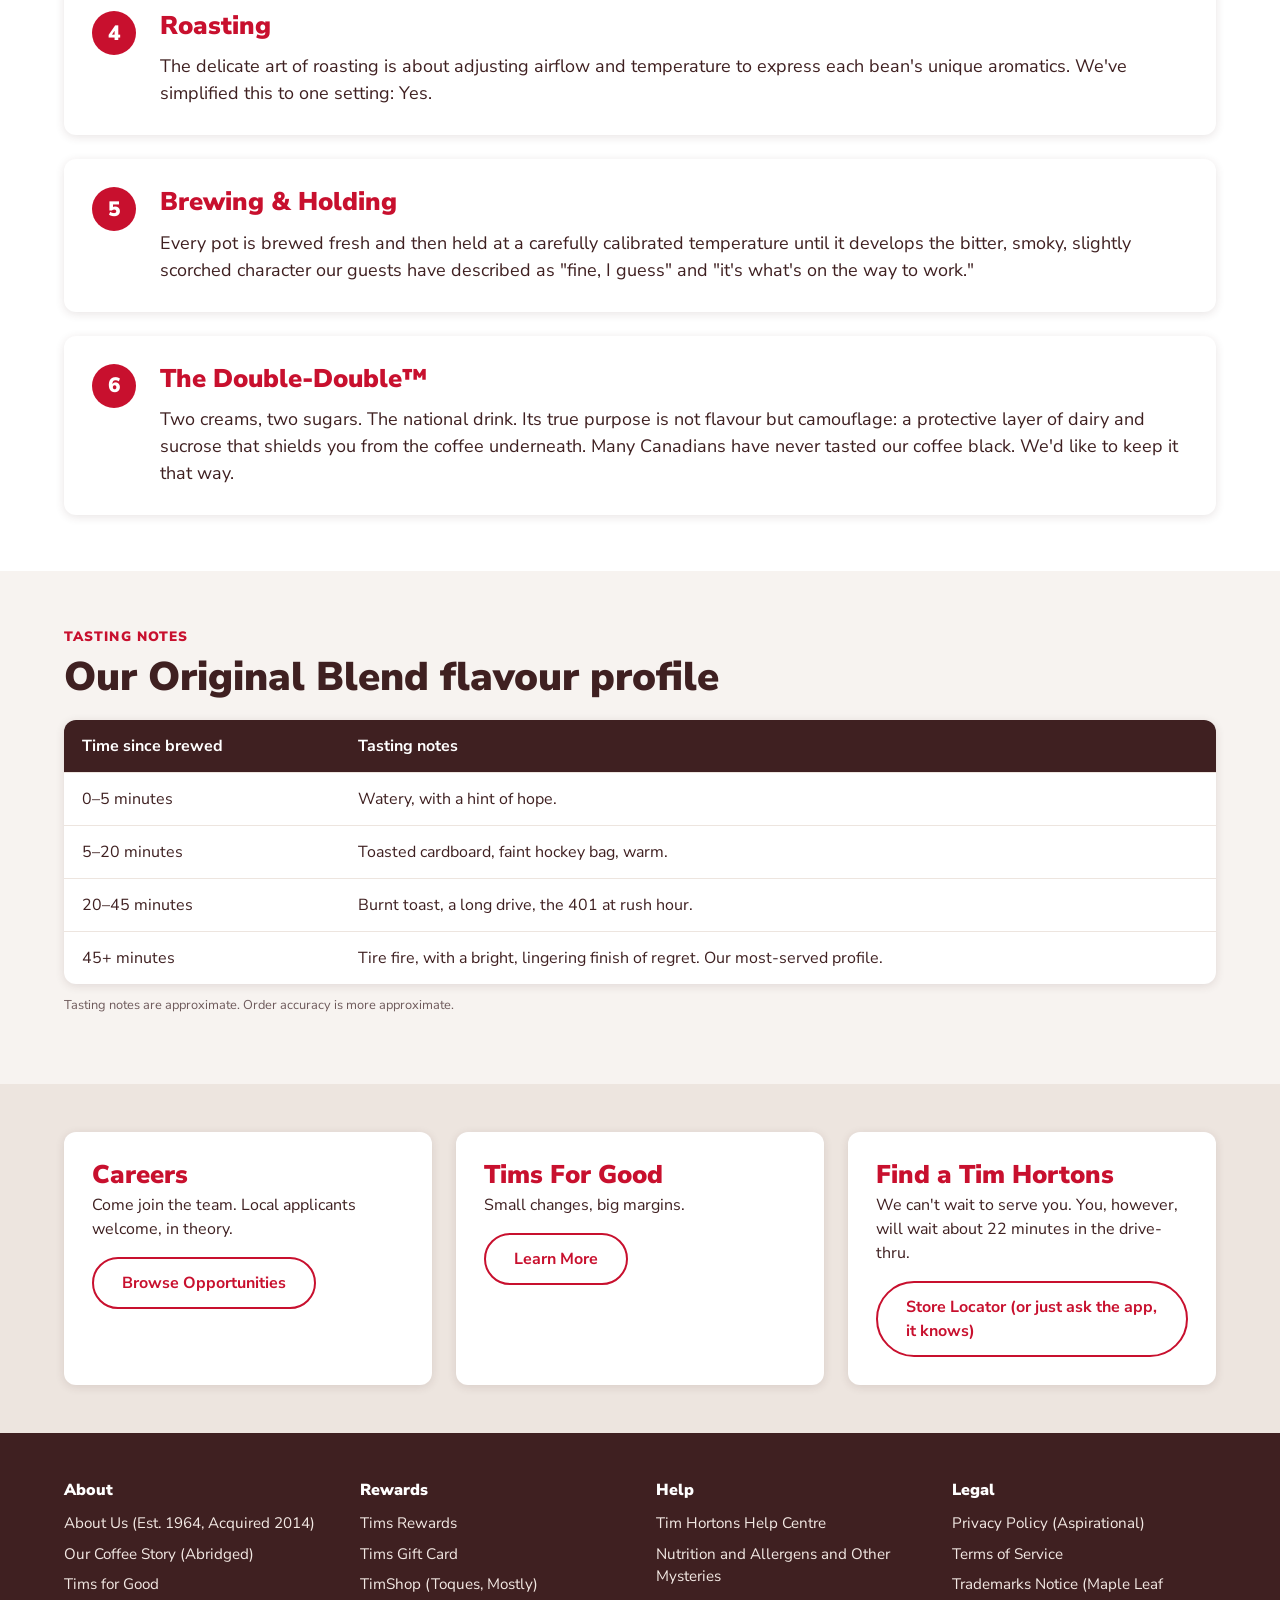
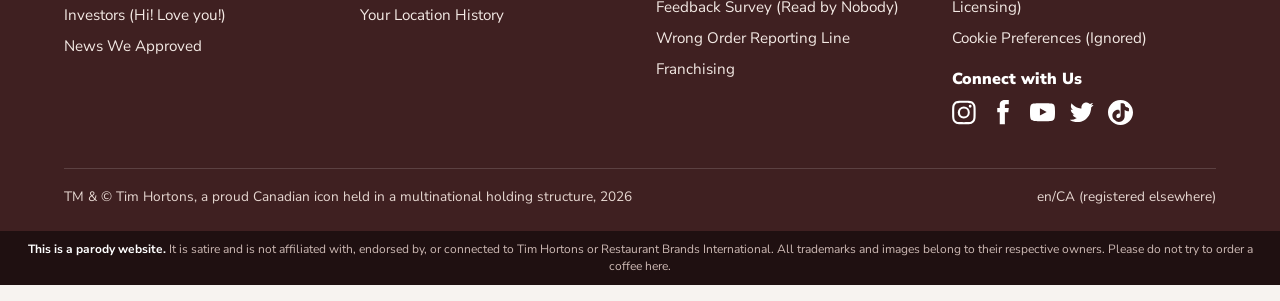
<file: docs/our-coffee-story.html>
<!doctype html>
<html lang="en">
<head>
  <meta charset="utf-8">
  <meta name="viewport" content="width=device-width, initial-scale=1">
  <title>Our Coffee Story - Tim Hortons</title>
  <meta name="description" content="From bean to cup to burnt. The 50-year journey of Canada’s most reliably bitter coffee.">
  <meta name="theme-color" content="#C8102E">
  <link rel="stylesheet" href="assets/style.css">
</head>
<body>
  <a class="skip" href="#main">Skip to content</a>
  <header class="site-header">
    <div class="inner">
      <a class="logo" href="index.html" aria-label="Tim Hortons home"><svg viewBox="0 0 166 32" aria-hidden="true" fill="#fff"><path d="M125.797949,22.5428691 C124.110728,22.4497662 122.700485,21.5934041 123.108911,19.3202189 C123.199985,18.8123012 123.482597,18.3043835 123.794315,17.9080049 C123.777415,17.9098485 121.443285,18.1255522 119.135444,22.4009103 C117.405972,25.6042025 117.678256,29.0425564 119.830238,29.1356592 C121.543748,29.2103259 123.791499,27.3842189 125.122873,24.4288938 C125.441163,23.7227868 125.637395,23.1512642 125.797949,22.5428691 M88.9917425,22.4894041 C86.8012657,22.5686798 85.9224461,20.6706716 86.2942544,19.1653547 C86.422885,18.6445317 86.6754518,18.038902 87.2087526,17.6167127 C87.1768297,17.6185564 87.1439678,17.6194782 87.1092282,17.6213218 C84.8962176,17.8453218 83.3235435,20.1498485 82.2888648,22.2598732 C80.6786343,25.5461284 80.9189953,28.9291736 82.9320181,29.0314946 C84.6305061,29.1181448 86.7871821,27.3574864 88.2011804,24.4288938 C88.43403,23.945865 88.8358834,22.928186 88.9917425,22.4894041 M72.1542714,18.1615029 C71.0641971,18.1937662 67.02219,18.2868691 64.6589538,18.360614 C66.2757566,18.9708527 68.9619778,20.7766798 69.6361151,24.6879226 C69.7656847,24.3348691 71.3411755,20.1987045 72.1542714,18.1615029 M157.456113,21.5141284 C157.708679,22.0533876 158.450418,23.3964658 158.79312,24.4040049 C159.222202,25.6678074 159.148967,26.4716263 159.088877,26.9140955 C158.713313,29.7154782 156.859905,31.3203506 153.667611,31.3728938 C151.872416,31.4023918 150.367343,30.9488609 149.643443,29.7062601 C149.288536,29.0960214 149.192767,28.3604164 149.755174,27.6395605 C150.014313,27.3077086 150.346687,27.0247127 150.495035,26.9122518 C150.713801,26.7481695 150.894071,26.6735029 151.048053,26.6817992 C151.46399,26.7048444 151.572903,26.9242354 151.709984,27.7695358 C151.875232,28.8019638 152.507119,29.4315605 153.383122,29.4140461 C153.682634,29.4085152 154.752052,29.3264741 155.075037,28.2636263 C155.309765,27.4929926 155.089121,26.5564329 154.454418,25.4226057 C153.637566,23.960614 153.265758,22.7336839 153.319276,21.5528444 C152.563453,22.4211901 151.786036,23.3817169 151.072464,24.3090584 C148.220056,28.0156592 146.875537,29.9800378 144.689755,30.8364 C143.578086,31.2724164 142.460783,31.3166634 141.677732,31.1018815 C139.710716,30.5653876 139.598047,28.7890584 139.732311,27.6616839 C139.891925,26.3149185 140.563246,24.3016839 141.765051,21.7270667 C138.074196,25.1986057 134.540139,29.6343588 133.906375,30.4169761 C133.295145,31.1700955 132.589084,30.8843341 132.176903,30.6262271 C131.676464,30.3137333 131.488682,30.1892889 131.022044,29.8648115 C130.478415,29.4877909 130.349784,29.2978979 130.593901,28.3696346 C131.166636,26.1960049 132.436981,22.6995769 133.610618,20.118507 C132.295205,21.0440049 131.095279,21.5620625 129.618373,21.8902271 C129.447492,22.908828 129.059722,23.9735193 128.433469,25.0584905 C126.011082,29.2619473 121.721202,31.9158403 117.517703,31.006935 C115.432384,30.5543259 114.249357,29.0314946 114.058759,27.0173383 C112.563075,28.9476099 111.30118,29.7541942 110.068392,30.3229514 C108.528579,31.0336675 107.192511,30.8308691 106.86577,30.7589679 C104.770123,30.2952971 104.642431,28.5383259 104.848992,27.130721 C104.896876,26.809009 104.995462,26.3988033 105.13442,25.9194617 C103.035957,28.4562848 101.018239,29.9459308 99.3882917,30.5755276 C98.5160444,30.9110667 97.3358347,31.1599555 96.1903646,30.9479391 C94.7078259,30.6741613 93.8618681,29.5716757 93.9970711,27.6183588 C94.1491745,25.4032477 95.7819388,22.5502436 99.2671723,18.7155111 C98.7949006,18.4988856 98.5019608,18.0739308 98.3733301,17.6406798 C97.3677576,18.8860461 95.0383222,20.5047457 92.873196,21.4302436 C92.6948031,22.6829843 92.2600878,23.9016181 91.5775003,25.1211736 C89.2687209,29.2416675 84.7065578,31.9803671 80.5838044,30.8686634 C76.9962297,29.9007621 76.1221046,25.7341778 78.59801,21.5749679 C79.49373,20.069651 80.6683063,18.7975522 81.9686965,17.8185893 C79.4636849,17.9144576 76.8394318,18.0057169 76.8394318,18.0057169 C76.8394318,18.0057169 74.0884258,24.1919885 71.5655749,30.5165317 C71.377793,30.9866551 70.9177271,31.576614 70.0210682,31.0106222 C69.5816583,30.7322354 69.3234581,30.5423424 68.7018998,30.0583918 C68.2070943,29.6739967 68.1761102,29.4324823 68.1742324,28.907972 C68.1873772,24.6252395 66.4503939,20.7305893 62.8421632,19.5580461 C61.4460042,22.8682683 59.9033752,26.8357415 58.3682575,30.7202518 C58.0452725,31.5369761 57.3514181,31.4033136 56.6115571,30.9064576 C56.1421022,30.5902765 55.8144226,30.3561366 55.3825241,30.0169103 C54.7224704,29.5016181 54.5994733,29.3034288 54.9675259,28.2571736 C55.3327619,27.2192148 56.8866577,23.0203671 58.5119108,18.6850913 C58.1119351,18.6970749 56.810606,18.7459308 56.810606,18.7459308 C56.3768297,18.759758 56.1317742,18.6841695 55.9993879,18.3495522 C55.8200561,17.8904905 55.7102036,17.5991983 55.5862675,17.2479885 C55.424775,16.7944576 55.4595147,16.378721 56.2472601,16.3188033 C56.5467724,16.295758 57.9898769,16.2496675 59.4592708,16.1897498 C62.10418,9.53243291 65.584719,1.89615307 66.1912547,0.668301219 C66.605314,-0.169624707 67.302924,-0.110628822 67.949833,0.253486404 C68.4221046,0.518967886 69.0521132,0.881239491 69.8276527,1.37440821 C70.5524912,1.83623538 70.8379198,2.1745399 70.3036801,3.29269628 C70.2069723,3.49457282 67.1104475,9.83755225 64.3275186,16.0874288 C65.8729643,16.0302765 71.5571248,15.8440708 73.0744031,15.8237909 C75.7465407,9.34622714 78.5444922,3.22448229 78.9613681,2.32018599 C79.2270796,1.74313249 79.4843409,1.26839998 80.4927302,1.78461398 C81.6128497,2.36074566 81.8541495,2.46306665 82.5620876,2.87972509 C83.2230801,3.27057282 83.4446629,3.57753579 83.037176,4.41914896 C82.8371882,4.83212015 80.3612828,9.95001315 77.8234094,15.7187045 C79.1932789,15.6845975 84.5873162,15.5601531 86.2013023,15.5140625 C86.7036191,15.4993136 88.715703,15.4181942 89.684658,15.677223 C91.2066309,16.0846634 92.1352128,17.0405811 92.643163,18.414079 C92.737054,18.6537498 92.8778905,19.1902436 92.9323473,19.4898321 C95.5171662,18.1836263 98.0137276,15.9998568 99.4051921,13.5920872 C99.6849872,13.106293 99.9920107,13.0602025 100.574135,13.2851243 C101.032323,13.4611901 100.937493,13.8713959 100.843602,14.1765152 C100.623897,14.8798568 100.606997,15.6163835 100.903692,16.1104741 C101.180671,16.5723012 101.527128,17.021223 103.480061,17.2461448 C103.926982,17.2977662 104.134481,17.4793629 104.234945,17.7835605 C104.336347,18.0923671 104.386109,18.331116 103.898815,18.8712971 C101.337469,21.7086304 99.7525887,23.6213876 98.8737691,25.8623094 C97.811862,28.5705893 99.0061554,28.4664247 99.5807682,28.3309185 C101.166587,27.9594288 104.720361,24.5514946 107.246029,20.225437 C108.151138,18.034293 109.195205,15.6541778 110.17355,13.4814699 C108.801802,13.5625893 107.971806,13.6188197 107.799046,13.6308033 C107.213167,13.6741284 107.101436,13.3782271 106.993462,13.1274946 C106.884548,12.8776839 106.791596,12.6232642 106.672355,12.2812724 C106.553113,11.9392806 106.553113,11.5788527 107.295791,11.5069514 C107.51174,11.4866716 109.034652,11.3640708 111.207289,11.2036757 C112.298303,8.82448229 113.180878,6.95781562 113.494474,6.30609546 C113.924495,5.41101727 114.470001,5.2072971 115.318776,5.6977004 C116.103704,6.15030945 116.23703,6.23603784 116.888633,6.64900904 C117.499863,7.03801315 117.774964,7.28874566 117.307387,8.29628476 C116.888633,9.19781562 116.490535,10.0486469 116.111216,10.8579967 C120.480902,10.5648609 125.419568,10.277256 128.276671,10.247758 C129.139529,10.2385399 129.298205,10.3537662 129.477537,10.7427704 C129.66438,11.1465234 129.795827,11.4332066 129.970465,11.845256 C130.165758,12.3033959 130.006143,12.6758074 129.459698,12.6896346 C123.776476,12.8279062 118.768331,13.0362354 114.999546,13.2215193 C112.897327,17.6904576 111.320897,21.0799555 109.519129,25.8613876 C108.559563,28.4083506 110.018629,28.0442354 110.16416,27.9981448 C112.095498,27.3832971 114.03153,24.121009 116.334676,20.761009 C118.973952,16.9096839 122.837566,15.1536346 126.150979,15.9592971 C127.387523,16.2607292 128.240993,16.7612724 128.884146,17.7651243 C129.086011,18.0370584 129.270038,18.4076263 129.384585,18.745009 C129.520727,19.173651 129.633396,19.6594453 129.669075,20.1728938 C131.608862,19.6539144 133.29045,18.7044494 135.182353,16.8534535 C135.587024,16.4579967 136.018922,16.227544 136.820751,16.7769432 C137.326824,17.123544 137.651686,17.3346387 138.116447,17.6978321 C138.757722,18.1992971 139.060051,18.4380461 138.438493,19.5617333 C138.087341,20.1950173 137.070501,22.1013218 135.552284,25.9120872 C138.944565,21.8174041 143.140554,17.8517745 144.036274,17.2415358 C144.272879,17.0792971 144.71135,16.8414699 145.468111,17.3069843 C145.971367,17.6167127 146.216422,17.7669679 146.714984,18.1320049 C147.360954,18.6030502 147.591925,18.9588691 147.126226,19.8917415 C146.681183,20.7831325 145.163904,23.5734535 144.345175,26.2577662 C143.687938,28.4157251 144.440005,28.5650584 145.006168,28.3972889 C145.774196,28.167758 146.785402,27.1076757 149.015313,24.2417662 C150.963551,21.7372066 152.693023,19.7212066 154.772708,17.7522189 C155.335115,17.2203341 156.159478,16.4884164 156.710618,16.0625399 C157.130311,15.7371407 157.602583,15.4440049 157.969696,15.4181942 C158.229774,15.4006798 158.385633,15.4642848 158.693596,15.7509679 C158.942407,15.9814206 158.987475,16.0265893 159.149906,16.1832971 C159.487914,16.505009 159.664429,16.6460461 159.685085,16.8958568 C159.718886,17.313437 159.510448,17.4323506 159.033481,17.8121366 L158.805326,17.9992642 C157.815715,18.8187539 156.695596,19.8963506 157.456113,21.5141284 M23.1910596,13.4261613 C24.6482478,13.1929432 25.7448945,11.8240543 25.6350421,10.3731243 C25.5364565,9.0669185 24.5139837,8.11837529 23.2042044,8.11837529 C23.0643068,8.11837529 22.9215925,8.12943702 22.7788782,8.15248229 C21.322629,8.38477859 20.2259822,9.75458928 20.3348958,11.2055193 C20.4325424,12.5117251 21.4550153,13.4602683 22.7657335,13.4602683 C22.905631,13.4602683 23.0483453,13.4492066 23.1910596,13.4261613 M49.0185929,20.3803012 C49.6392123,19.2464741 49.3735008,18.9376675 48.6711962,18.4555605 C48.0740495,18.0444329 47.9519912,17.9421119 47.5473211,17.6812395 C46.7464309,17.1641037 46.1840239,17.3641366 45.5624656,17.9273629 C43.3926448,19.8935852 40.2059847,23.1383588 37.8427485,25.9084 C39.2482966,22.1501778 40.014447,20.5167292 40.5289697,19.3598568 C40.9711962,18.3615358 40.8566492,18.083149 40.2970589,17.7070502 C39.9074113,17.4461778 39.4886575,17.1760872 38.816398,16.7538979 C38.2220681,16.3796428 37.7385295,16.5133053 37.3254091,16.8829514 C35.8710377,18.1836263 31.6337374,22.3446798 28.7587953,25.5645646 C30.1671601,22.2875276 31.3961932,19.4815358 31.8309084,18.555116 C32.242151,17.6775522 32.3153859,17.2572066 31.6036922,16.7474453 C31.0666358,16.363972 30.5868528,16.0643835 30.0789026,15.7592642 C29.1550153,15.2043341 28.802924,15.5795111 28.4395659,16.1491901 C28.303424,16.3612066 28.0959249,16.7078074 27.8264578,17.1364494 C23.8051067,23.8324823 20.5311279,27.5400049 19.2288599,27.9704905 C18.6702085,28.1548527 18.4035581,28.0248774 18.2739886,27.9031983 C17.7979612,27.4542765 18.2223485,26.1757251 18.4129472,25.6613547 C19.0992903,23.809437 20.4400537,20.8596428 21.8183734,18.0333712 C22.3441629,16.9548527 22.1817315,16.6460461 21.4362371,16.1196922 C20.9686599,15.7896839 20.5348836,15.5306551 19.9743544,15.190507 C19.1396635,14.6871983 18.6364078,14.9499144 18.1707085,15.9104411 C17.0562224,18.2075934 14.2225924,24.0168444 13.7061919,27.2007786 C13.3165443,29.59933 14.3653067,30.661256 15.7577101,30.9691407 C16.8055335,31.2005152 18.0045214,30.9101448 18.6683307,30.5985728 C20.1471138,29.906293 22.2089599,28.1696016 24.9834386,24.3035276 C24.4463822,25.6779473 23.8792806,27.2468691 23.5750738,28.2415029 C23.2323717,29.3651901 23.4304817,29.6574041 24.1111913,30.0878897 C24.4219705,30.2842354 24.5665626,30.3828691 25.0069114,30.6520378 C25.4613438,30.9295029 26.1561371,31.2143424 26.7683063,30.4934864 C27.5832801,29.5348033 31.9726838,24.2307045 35.430689,20.9896181 C34.6391879,23.0701448 33.4571004,26.2245811 32.9012657,28.2285975 C32.6533935,29.1199885 32.8646482,29.4204987 33.6120205,29.9136675 L34.7340178,30.6142436 C34.9959737,30.7691078 35.7367736,31.1166304 36.3864992,30.3533712 C37.0155688,29.614079 40.6688672,25.0225399 43.6320668,22.1372724 C42.5138252,24.6657992 41.880061,26.614507 41.6659895,28.0921695 C41.5936935,28.5871819 41.2707085,31.1378321 43.9541129,31.5397415 C44.8019486,31.6660296 46.3464553,31.5406634 47.4769028,30.4676757 C47.7717205,30.1883671 47.9012901,29.8546716 47.8665504,29.6574041 C47.8214828,29.4057498 47.6186782,29.3845481 47.3172882,29.3651901 C47.0938276,29.3522848 46.8121546,29.3338485 46.5257871,29.1891243 C45.5389928,28.6885811 46.0178369,27.4754782 46.2450531,26.7444823 C47.1050945,23.9781284 48.1951689,21.8856181 49.0185929,20.3803012 M18.0007658,5.58155225 C16.0018266,10.0117745 7.73096941,29.025042 6.94979638,30.7460625 C6.61554446,31.4825893 6.08975492,31.8070667 5.15084503,31.3009926 C4.22414097,30.802293 3.72088527,30.4999391 2.98571883,30.0390337 C2.07685406,29.4684329 2.3754274,28.752186 2.64395563,28.1815852 C5.22971347,22.6922025 6.8662334,18.691544 8.26896478,15.7030337 C10.6922912,10.5381284 11.8762566,8.15432591 12.9306524,5.94843291 C8.88301184,6.36601315 3.58943789,6.85826007 2.45054019,7.01773332 C1.00649678,7.22053167 0.8750494,6.71998846 0.543614209,5.89128064 C0.275085981,5.22112426 0.351137682,5.48568393 0.205606649,5.07086912 C-0.0601048497,4.31037529 -0.317366159,3.53974155 1.14357763,3.3894864 C4.32648215,3.06224361 19.4034972,1.75419422 31.022507,1.5366469 C31.9952177,1.51728887 32.3679649,1.54309957 32.6937666,2.23169217 C32.9960956,2.87142879 33.0345909,2.85852344 33.3453701,3.58951933 C33.6570882,4.32143702 33.137871,4.68370863 32.4477722,4.71136295 C27.4969004,4.91139587 22.6962541,5.24693496 18.0007658,5.58155225"></path></svg></a>
      <nav class="nav" aria-label="Main">
        <a href="index.html">Menu</a>
        <a href="tims-for-good.html">Tims for Good</a>
        <a href="our-coffee-story.html" aria-current="page">Our Coffee Story</a>
        <a href="about-us.html">About Us</a>
      </nav>
      <div class="header-actions">
        <a class="signin" href="#ot">Join now or get tracked anyway</a>
        <span class="cart"><svg aria-hidden="true" focusable="false" viewBox="0 0 24 24" focusable="false"><path d="m18 6h-2c0-2.21-1.79-4-4-4s-4 1.79-4 4h-2c-1.1 0-2 0.9-2 2v12c0 1.1 0.9 2 2 2h12c1.1 0 2-0.9 2-2v-12c0-1.1-0.9-2-2-2zm-8 4c0 0.55-0.45 1-1 1s-1-0.45-1-1v-2h2v2zm2-6c1.1 0 2 0.9 2 2h-4c0-1.1 0.9-2 2-2zm4 6c0 0.55-0.45 1-1 1s-1-0.45-1-1v-2h2v2z"></path></svg><span>0 Items (we know which ones)</span></span>
      </div>
    </div>
  </header>
  <main id="main">

    <div class="container page-title">
      <h1>Our Coffee Story</h1>
      <p class="lead">From bean, to cup, to burner, to cup again.</p>
    </div>

    <section class="section tight">
      <div class="container split">
        <div class="rounded"><img src="assets/img/coffee.jpg" alt="Coffee farms on misty green hillsides"></div>
        <div>
          <p>At Tim Hortons we have been celebrating our passion and expertise for coffee for over 50 years. We are relentless in our
            pursuit of the perfect cup, and after five decades we can confidently say: we have not found it. But we have found
            <em>a</em> cup. Several billion of them, actually. They all taste like a penny that's been to a campfire.</p>
          <p>A significant percentage of Canadians say our coffee has gotten worse in recent years. We prefer to see this as
            remarkable consistency of customer feedback.</p>
        </div>
      </div>
    </section>

    <section class="section white">
      <div class="container">
        <div class="center">
          <div class="eyebrow">From Bean to Cup</div>
          <h2>A journey of incredible attention to detail. Up to a point.</h2>
          <p class="lead">Our coffee has been Canada's favourite for more than 50 years because of our commitment to overseeing every step
            of the process, right up until the part where it sits on a hot plate for 90 minutes.</p>
        </div>
        <div class="steps" style="margin-top:40px">
          <div class="step">
            <h3>Grown with Care</h3>
            <p>Our coffee is grown by skilled small farmers in renowned regions like Colombia and Guatemala, often by hand, on rugged
              mountain terrain. It is truly a labour of love. We'd hate for you to taste any of that, so please see steps 4 through 6.</p>
          </div>
          <div class="step">
            <h3>Selecting &amp; Sourcing</h3>
            <p>Our coffee buyers travel to producing regions in search of distinctive coffees with rich, complex flavours and then, with
              enormous discipline, make sure none of those flavours survive the trip.</p>
          </div>
          <div class="step">
            <h3>Blended with Care (and Water)</h3>
            <p>Our Master Blenders combine specific coffees to create blends that are rich, complex and balanced. Our Master Pourers
              then add enough water to achieve our signature "is this tea?" clarity.</p>
          </div>
          <div class="step">
            <h3>Roasting</h3>
            <p>The delicate art of roasting is about adjusting airflow and temperature to express each bean's unique aromatics.
              We've simplified this to one setting: Yes.</p>
          </div>
          <div class="step">
            <h3>Brewing &amp; Holding</h3>
            <p>Every pot is brewed fresh and then held at a carefully calibrated temperature until it develops the bitter, smoky,
              slightly scorched character our guests have described as "fine, I guess" and "it's what's on the way to work."</p>
          </div>
          <div class="step">
            <h3>The Double-Double&trade;</h3>
            <p>Two creams, two sugars. The national drink. Its true purpose is not flavour but camouflage: a protective layer of
              dairy and sucrose that shields you from the coffee underneath. Many Canadians have never tasted our coffee black.
              We'd like to keep it that way.</p>
          </div>
        </div>
      </div>
    </section>

    <section class="section">
      <div class="container">
        <div class="eyebrow">Tasting Notes</div>
        <h2>Our Original Blend flavour profile</h2>
        <table class="notes" style="margin-top:20px">
          <thead><tr><th>Time since brewed</th><th>Tasting notes</th></tr></thead>
          <tbody>
            <tr><td>0&ndash;5 minutes</td><td>Watery, with a hint of hope.</td></tr>
            <tr><td>5&ndash;20 minutes</td><td>Toasted cardboard, faint hockey bag, warm.</td></tr>
            <tr><td>20&ndash;45 minutes</td><td>Burnt toast, a long drive, the 401 at rush hour.</td></tr>
            <tr><td>45+ minutes</td><td>Tire fire, with a bright, lingering finish of regret. Our most-served profile.</td></tr>
          </tbody>
        </table>
        <p class="fine" style="margin-top:12px">Tasting notes are approximate. Order accuracy is more approximate.</p>
      </div>
    </section>

  </main>
  <section class="prefooter">
    <div class="container grid">
      <div class="pf-card">
        <h3>Careers</h3>
        <p>Come join the team. Local applicants welcome, in theory.</p>
        <a class="btn secondary" href="about-us.html#people">Browse Opportunities</a>
      </div>
      <div class="pf-card">
        <h3>Tims For Good</h3>
        <p>Small changes, big margins.</p>
        <a class="btn secondary" href="tims-for-good.html">Learn More</a>
      </div>
      <div class="pf-card">
        <h3>Find a Tim Hortons</h3>
        <p>We can't wait to serve you. You, however, will wait about 22 minutes in the drive-thru.</p>
        <a class="btn secondary" href="#ot">Store Locator (or just ask the app, it knows)</a>
      </div>
    </div>
  </section>
  <footer class="site-footer">
    <div class="container">
      <div class="footer-cols">
        <div>
          <h4>About</h4>
          <ul>
            <li><a href="about-us.html">About Us (Est. 1964, Acquired 2014)</a></li>
            <li><a href="our-coffee-story.html">Our Coffee Story (Abridged)</a></li>
            <li><a href="tims-for-good.html">Tims for Good</a></li>
            <li><a href="#">Investors (Hi! Love you!)</a></li>
            <li><a href="#">News We Approved</a></li>
          </ul>
        </div>
        <div>
          <h4>Rewards</h4>
          <ul>
            <li><a href="#">Tims Rewards</a></li>
            <li><a href="#">Tims Gift Card</a></li>
            <li><a href="#">TimShop (Toques, Mostly)</a></li>
            <li><a href="#">Your Location History</a></li>
          </ul>
        </div>
        <div>
          <h4>Help</h4>
          <ul>
            <li><a href="#">Tim Hortons Help Centre</a></li>
            <li><a href="#">Nutrition and Allergens and Other Mysteries</a></li>
            <li><a href="#">Feedback Survey (Read by Nobody)</a></li>
            <li><a href="#">Wrong Order Reporting Line</a></li>
            <li><a href="#">Franchising</a></li>
          </ul>
        </div>
        <div>
          <h4>Legal</h4>
          <ul>
            <li><a href="#">Privacy Policy (Aspirational)</a></li>
            <li><a href="#">Terms of Service</a></li>
            <li><a href="#">Trademarks Notice (Maple Leaf Licensing)</a></li>
            <li><a href="#ot">Cookie Preferences (Ignored)</a></li>
          </ul>
          <h4 style="margin-top:20px">Connect with Us</h4>
          <div class="social"><a href="#" aria-label="Follow us on Instagram"><svg viewBox="0 0 17 16" aria-hidden="true"><path d="M8.082 0C5.91 0 5.637.01 4.784.048c-.852.04-1.433.174-1.942.372-.534.2-1.018.516-1.417.923-.407.4-.722.883-.923 1.417C.304 3.268.169 3.85.13 4.701c-.038.854-.048 1.126-.048 3.3 0 2.172.01 2.444.048 3.297.04.852.174 1.433.372 1.942.205.526.478.972.923 1.417.444.445.89.719 1.416.923.51.198 1.09.333 1.942.372.854.039 1.126.048 3.299.048s2.444-.01 3.298-.048c.851-.04 1.433-.174 1.942-.372a3.914 3.914 0 0 0 1.417-.923c.445-.445.718-.891.923-1.417.197-.509.332-1.09.372-1.942.038-.853.048-1.125.048-3.298s-.01-2.445-.048-3.299c-.04-.851-.175-1.433-.372-1.941a3.926 3.926 0 0 0-.923-1.417A3.91 3.91 0 0 0 13.322.42c-.51-.198-1.092-.333-1.943-.372C10.525.01 10.254 0 8.08 0h.003-.001zm-.717 1.442h.718c2.136 0 2.389.007 3.232.046.78.035 1.204.166 1.486.275.373.145.64.319.92.599.28.28.452.546.598.92.11.281.24.705.275 1.485.039.843.047 1.096.047 3.231s-.008 2.389-.047 3.232c-.035.78-.166 1.203-.275 1.485a2.47 2.47 0 0 1-.599.919c-.28.28-.546.453-.92.598-.28.11-.705.24-1.485.276-.843.038-1.096.047-3.232.047s-2.39-.009-3.233-.047c-.78-.036-1.203-.166-1.485-.276a2.478 2.478 0 0 1-.92-.598 2.48 2.48 0 0 1-.6-.92c-.109-.281-.24-.705-.275-1.485-.038-.843-.046-1.096-.046-3.233 0-2.136.008-2.388.046-3.231.036-.78.166-1.204.276-1.486.145-.373.319-.64.599-.92.28-.28.546-.453.92-.598.282-.11.705-.24 1.485-.276.738-.034 1.024-.044 2.515-.045v.002zm4.988 1.328a.96.96 0 1 0 0 1.92.96.96 0 0 0 0-1.92zm-4.27 1.122a4.109 4.109 0 1 0-.128 8.217 4.109 4.109 0 0 0 .128-8.217zm0 1.441a2.667 2.667 0 1 1 0 5.334 2.667 2.667 0 0 1 0-5.334z" fill-rule="nonzero"></path></svg></a><a href="#" aria-label="Follow us on Facebook"><svg viewBox="0 0 10 20" aria-hidden="true"><path d="M1.999 3.772v2.682H0v3.28h1.999v9.744h4.106V9.733h2.756s.258-1.572.383-3.291H6.12V4.2c0-.335.447-.786.89-.786h2.237V0H6.206C1.897 0 2 3.282 2 3.772z" fill-rule="evenodd"></path></svg></a><a href="#" aria-label="Follow us on Youtube"><svg viewBox="0 0 16 12" aria-hidden="true"><path d="M15.84 2.495S16 3.827 16 5.158v1.248c0 1.33-.16 2.662-.16 2.662s-.157 1.133-.636 1.632c-.608.655-1.29.658-1.603.697-2.239.167-5.601.172-5.601.172s-4.16-.04-5.44-.166c-.356-.068-1.155-.048-1.765-.703C.316 10.201.16 9.068.16 9.068S0 7.737 0 6.406V5.158c0-1.331.16-2.663.16-2.663S.316 1.362.795.863C1.405.208 2.086.205 2.399.167 4.638 0 7.997 0 7.997 0h.007s3.358 0 5.597.167c.313.038.995.04 1.603.696.48.5.636 1.632.636 1.632zM6.348 7.918l4.322-2.303-4.323-2.319.001 4.622z" fill-rule="nonzero"></path></svg></a><a href="#" aria-label="Follow us on Twitter"><svg viewBox="0 0 15 12" aria-hidden="true"><path d="M7.434 3.128l.03.508-.506-.062c-1.84-.239-3.45-1.048-4.815-2.408L1.476.492 1.304.99c-.365 1.11-.132 2.283.627 3.072.404.436.313.498-.385.238-.242-.083-.455-.145-.475-.114-.07.073.172 1.017.364 1.39.263.52.8 1.028 1.386 1.33l.496.238-.587.01c-.566 0-.587.01-.526.229.202.674 1.001 1.39 1.892 1.702l.627.218-.546.332c-.81.477-1.76.747-2.711.768-.456.01-.83.052-.83.083 0 .104 1.234.685 1.952.913 2.155.675 4.714.384 6.636-.768 1.366-.82 2.732-2.45 3.369-4.027.344-.84.688-2.376.688-3.113 0-.478.03-.54.597-1.11.333-.333.647-.696.708-.8.1-.197.09-.197-.425-.02-.86.31-.981.27-.557-.198.314-.332.688-.934.688-1.11 0-.031-.151.02-.323.114-.182.104-.587.26-.89.353l-.547.176-.496-.342c-.273-.187-.657-.395-.86-.457-.515-.145-1.304-.124-1.77.042-1.264.467-2.063 1.67-1.972 2.989z" fill-rule="evenodd"></path></svg></a><a href="#" aria-label="Follow us on Tiktok"><svg viewBox="0 0 40 40" aria-hidden="true"><path d="M20 40C31.0457 40 40 31.0457 40 20C40 8.9543 31.0457 0 20 0C8.9543 0 0 8.9543 0 20C0 31.0457 8.9543 40 20 40ZM14.1691 28.3269C14.7632 28.6404 15.4248 28.804 16.0964 28.8037C18.3336 28.8037 20.1599 27.0242 20.2424 24.8063L20.2506 5H25.1923C25.1927 5.42068 25.2318 5.84043 25.3091 6.25395H21.6908V6.25464H26.6331C26.6324 7.91227 27.2332 9.51385 28.3241 10.762L28.3254 10.7636C29.4382 11.4905 30.7388 11.877 32.068 11.8757V12.9764C32.5332 13.076 33.0142 13.1291 33.5089 13.1291V18.072C31.0417 18.0749 28.6362 17.3013 26.6331 15.8609V25.9043C26.6331 30.9193 22.5524 35 17.5366 35C16.2876 35.0003 15.0519 34.7426 13.907 34.2431C12.7629 33.7439 11.7343 33.014 10.8853 32.099L10.8835 32.0977C8.53772 30.4508 7 27.7271 7 24.6502C7 19.6344 11.0807 15.5531 16.0964 15.5531C16.5066 15.5551 16.9161 15.5849 17.3223 15.6424V16.8126C17.3508 16.812 17.3792 16.811 17.4077 16.8101C17.4504 16.8086 17.4933 16.8071 17.5366 16.8071C17.9468 16.809 18.3563 16.8389 18.7624 16.8964V21.9418C18.3749 21.8201 17.9647 21.7493 17.5366 21.7493C16.4351 21.7506 15.3791 22.1888 14.6003 22.9677C13.8215 23.7467 13.3835 24.8028 13.3824 25.9042C13.3825 26.7742 13.6574 27.6219 14.1681 28.3264L14.1691 28.3269ZM9.04018 29.1498C9.46234 30.2498 10.0924 31.2476 10.8815 32.0956C10.0763 31.2339 9.45459 30.2319 9.04018 29.1498Z"></path></svg></a></div>
        </div>
      </div>
      <div class="footer-bottom">
        <span>TM &amp; &copy; Tim Hortons, a proud Canadian icon held in a multinational holding structure, 2026</span>
        <span>en/CA (registered elsewhere)</span>
      </div>
    </div>
  </footer>
  <div class="parody-notice">
    <strong>This is a parody website.</strong> It is satire and is not affiliated with, endorsed by, or connected to Tim Hortons or Restaurant Brands International.
    All trademarks and images belong to their respective owners. Please do not try to order a coffee here.
  </div>
  <input type="checkbox" id="ot-dismiss">
  <div class="ot-banner" id="ot" role="dialog" aria-labelledby="ot-title">
    <h4 id="ot-title">We Value Your Privacy</h4>
    <p>That's why we collect so much of it. This site uses cookies, beacons, your GPS, and a general sense of where you are at all times
      to "make the site work as you expect it to." Blocking cookies may impact your experience. Blocking location tracking has historically
      not impacted ours.</p>
    <div class="btn-row">
      <label class="btn" for="ot-dismiss">Allow All</label>
      <label class="btn secondary" for="ot-dismiss">Allow All, but Sadly</label>
    </div>
  </div>
</body>
</html>
</file>
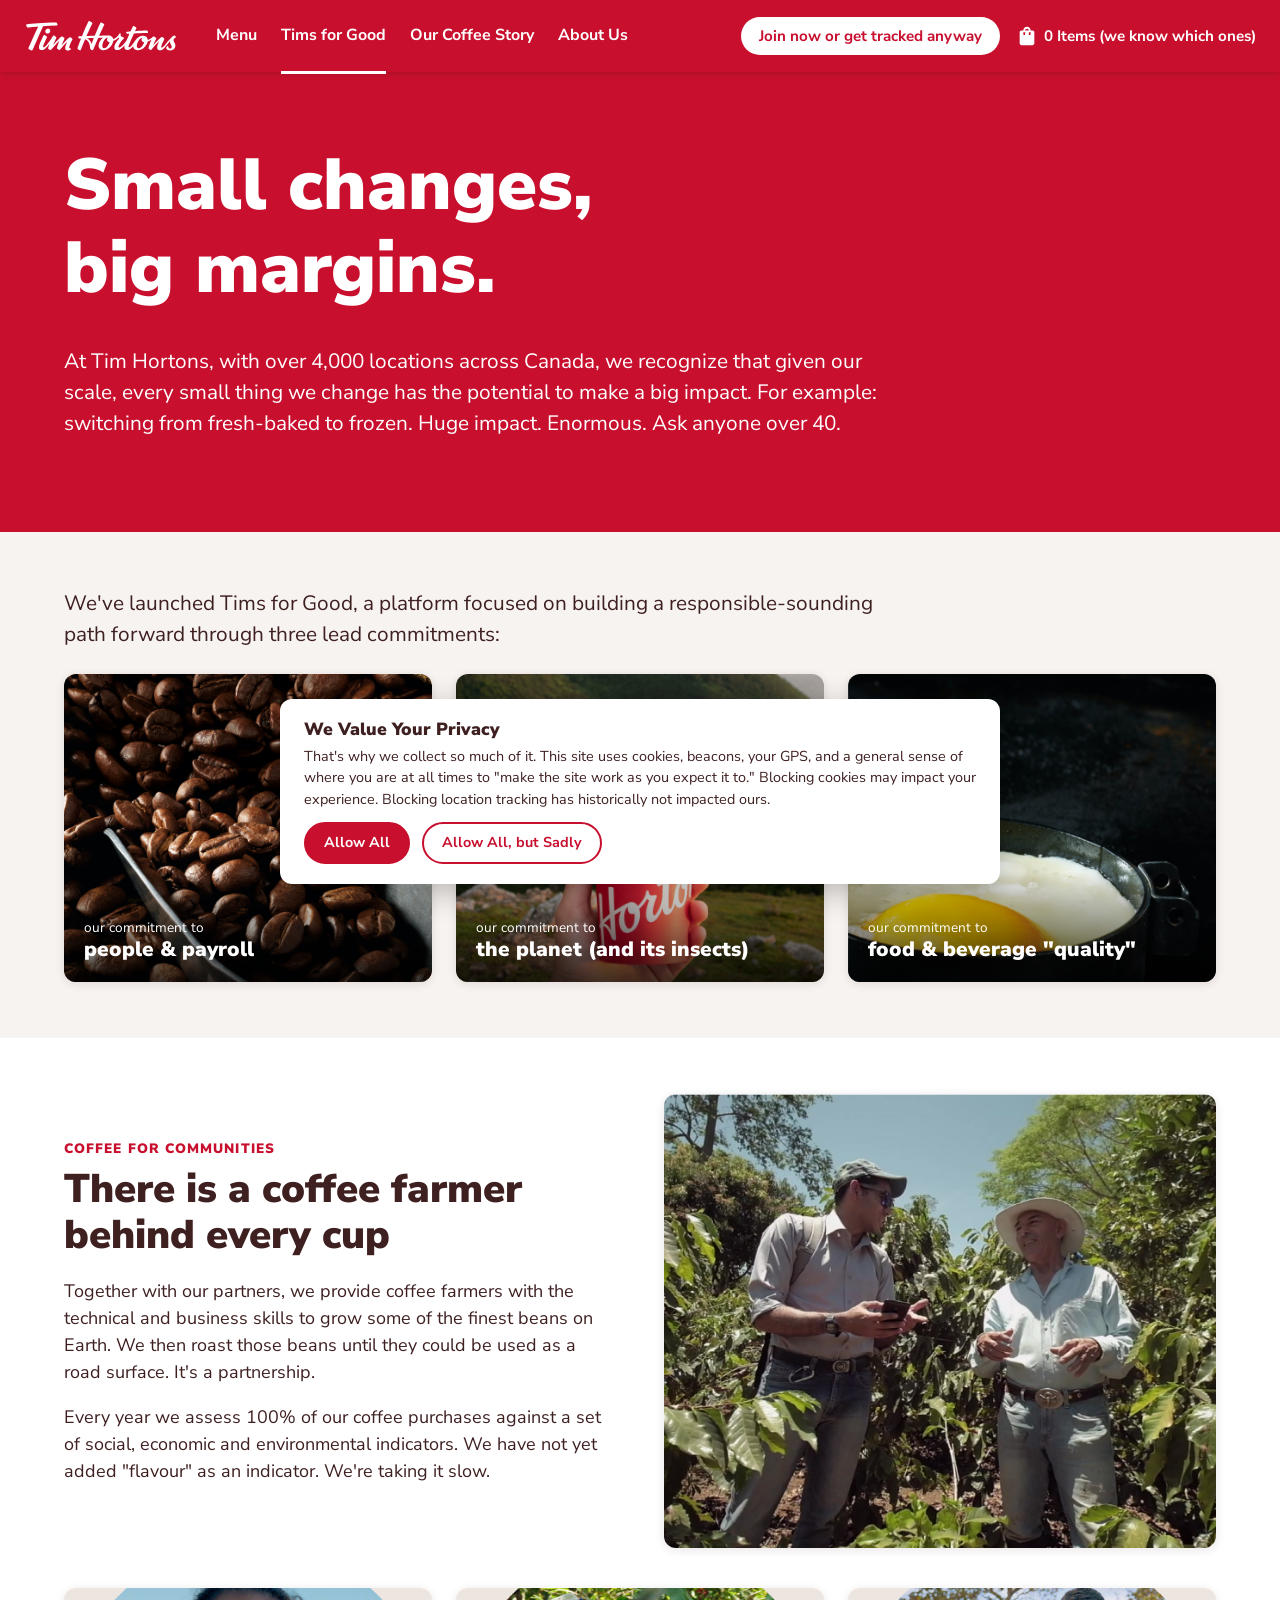
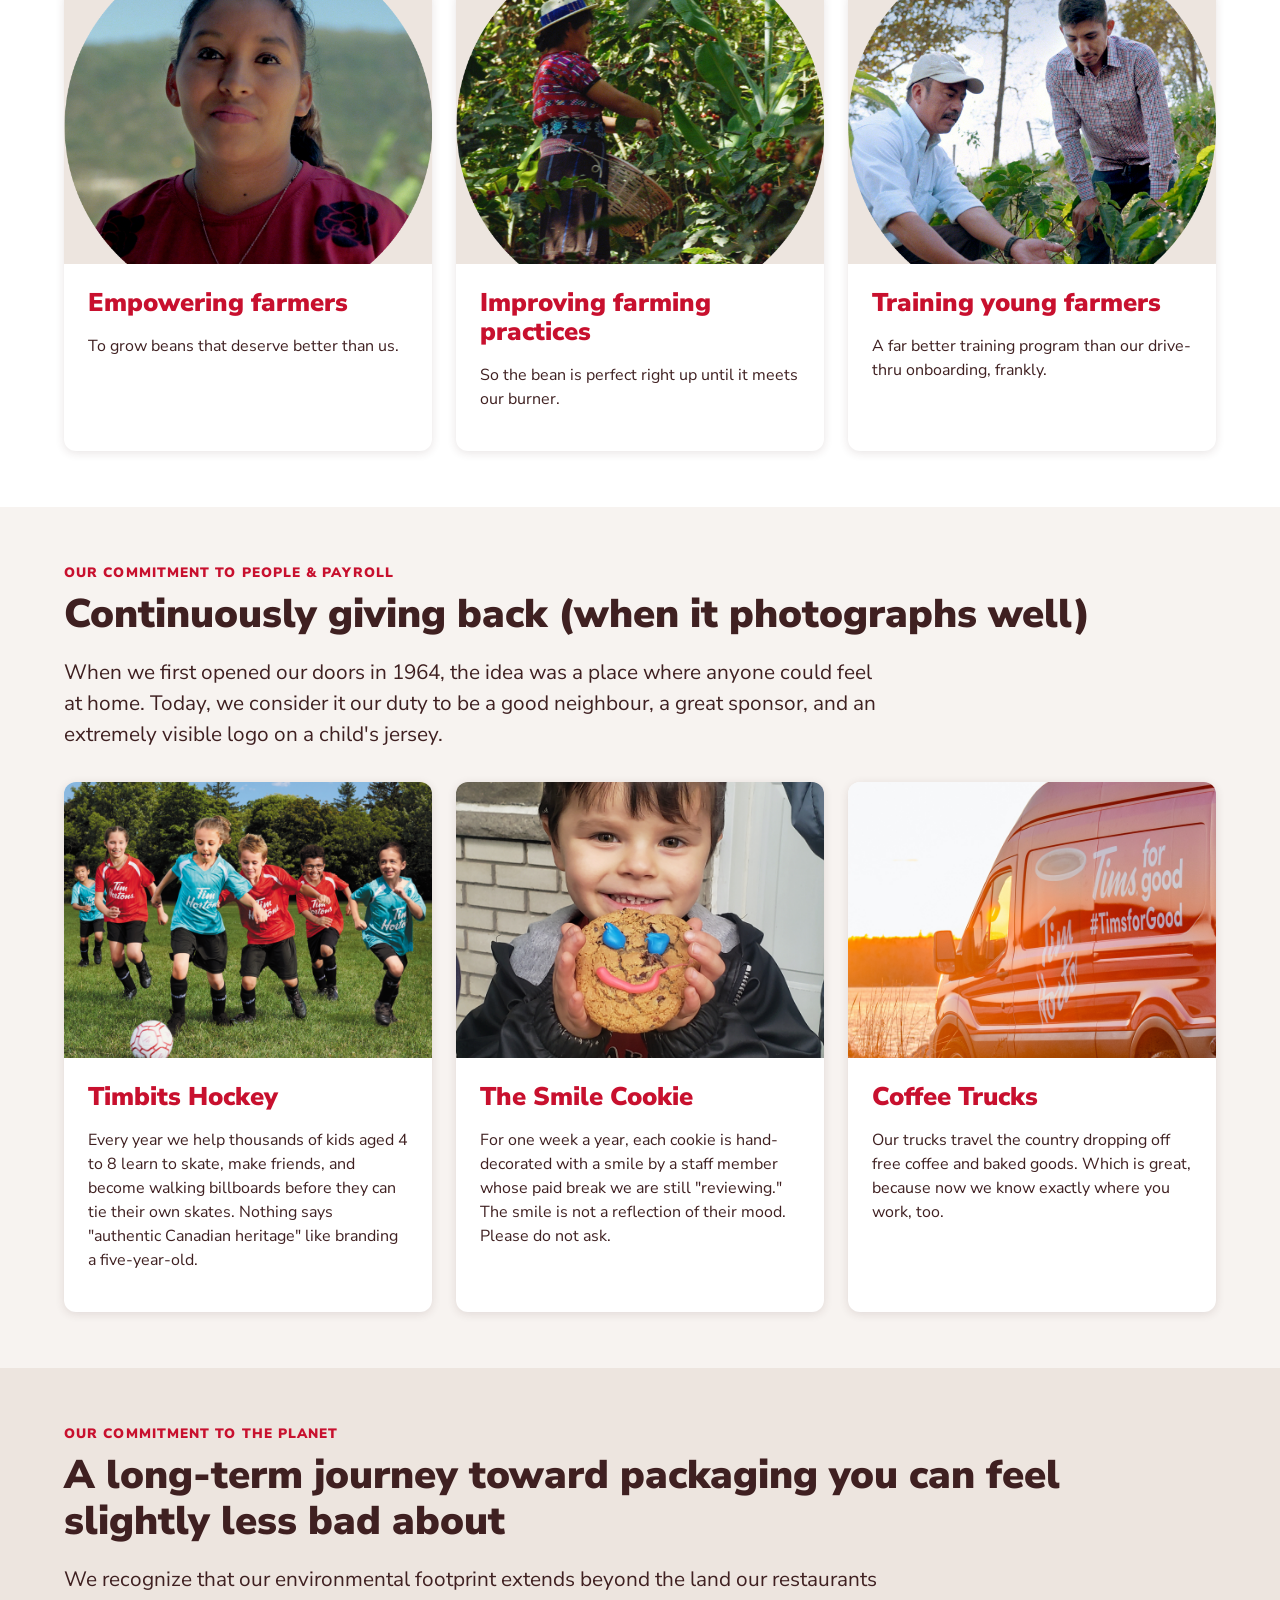
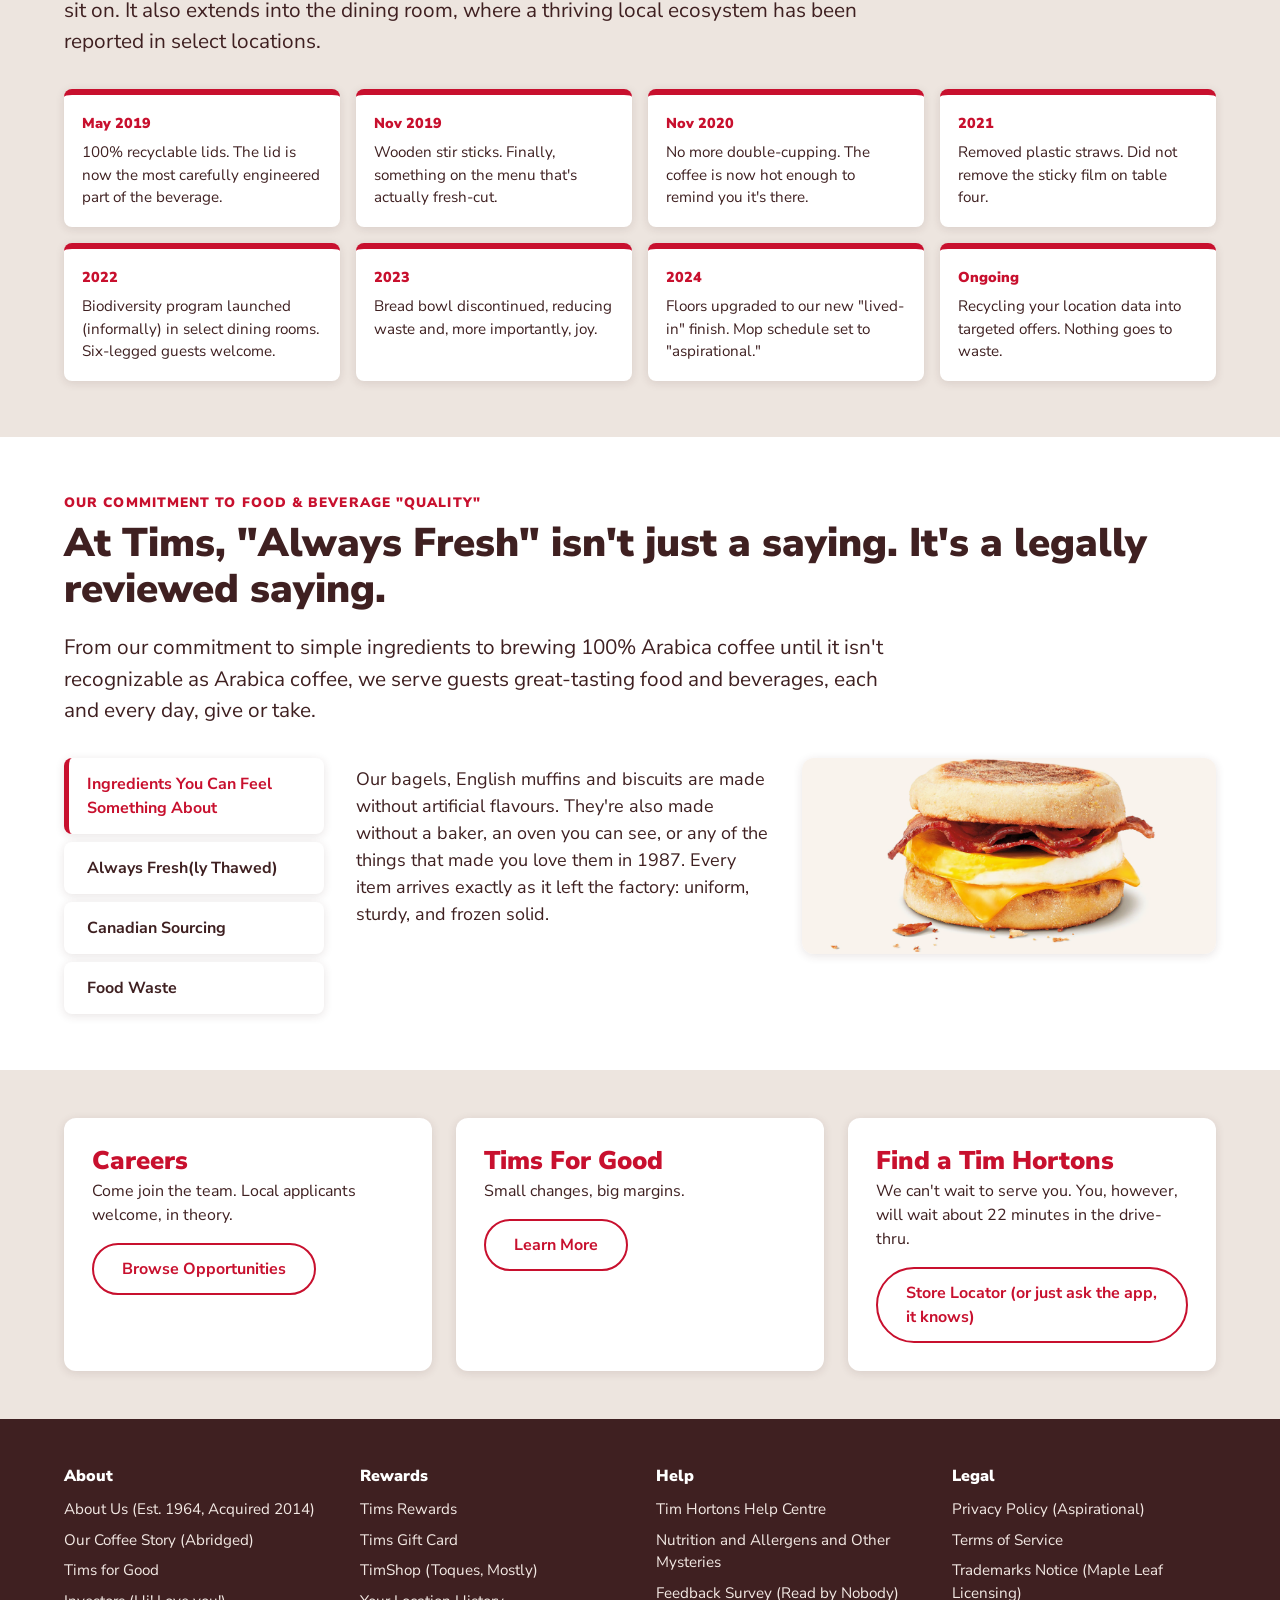
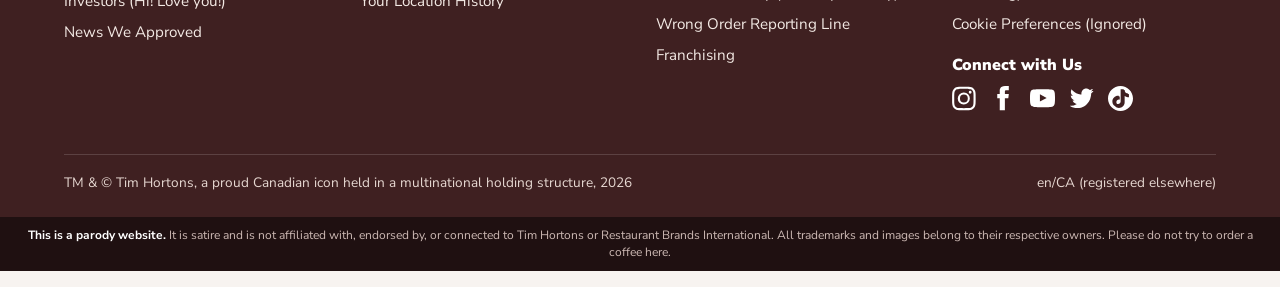
<file: docs/tims-for-good.html>
<!doctype html>
<html lang="en">
<head>
  <meta charset="utf-8">
  <meta name="viewport" content="width=device-width, initial-scale=1">
  <title>Tims for Good</title>
  <meta name="description" content="Small changes, big margins. Our commitments to people, the planet, and food that was technically fresh at some point.">
  <meta name="theme-color" content="#C8102E">
  <link rel="stylesheet" href="assets/style.css">
</head>
<body>
  <a class="skip" href="#main">Skip to content</a>
  <header class="site-header">
    <div class="inner">
      <a class="logo" href="index.html" aria-label="Tim Hortons home"><svg viewBox="0 0 166 32" aria-hidden="true" fill="#fff"><path d="M125.797949,22.5428691 C124.110728,22.4497662 122.700485,21.5934041 123.108911,19.3202189 C123.199985,18.8123012 123.482597,18.3043835 123.794315,17.9080049 C123.777415,17.9098485 121.443285,18.1255522 119.135444,22.4009103 C117.405972,25.6042025 117.678256,29.0425564 119.830238,29.1356592 C121.543748,29.2103259 123.791499,27.3842189 125.122873,24.4288938 C125.441163,23.7227868 125.637395,23.1512642 125.797949,22.5428691 M88.9917425,22.4894041 C86.8012657,22.5686798 85.9224461,20.6706716 86.2942544,19.1653547 C86.422885,18.6445317 86.6754518,18.038902 87.2087526,17.6167127 C87.1768297,17.6185564 87.1439678,17.6194782 87.1092282,17.6213218 C84.8962176,17.8453218 83.3235435,20.1498485 82.2888648,22.2598732 C80.6786343,25.5461284 80.9189953,28.9291736 82.9320181,29.0314946 C84.6305061,29.1181448 86.7871821,27.3574864 88.2011804,24.4288938 C88.43403,23.945865 88.8358834,22.928186 88.9917425,22.4894041 M72.1542714,18.1615029 C71.0641971,18.1937662 67.02219,18.2868691 64.6589538,18.360614 C66.2757566,18.9708527 68.9619778,20.7766798 69.6361151,24.6879226 C69.7656847,24.3348691 71.3411755,20.1987045 72.1542714,18.1615029 M157.456113,21.5141284 C157.708679,22.0533876 158.450418,23.3964658 158.79312,24.4040049 C159.222202,25.6678074 159.148967,26.4716263 159.088877,26.9140955 C158.713313,29.7154782 156.859905,31.3203506 153.667611,31.3728938 C151.872416,31.4023918 150.367343,30.9488609 149.643443,29.7062601 C149.288536,29.0960214 149.192767,28.3604164 149.755174,27.6395605 C150.014313,27.3077086 150.346687,27.0247127 150.495035,26.9122518 C150.713801,26.7481695 150.894071,26.6735029 151.048053,26.6817992 C151.46399,26.7048444 151.572903,26.9242354 151.709984,27.7695358 C151.875232,28.8019638 152.507119,29.4315605 153.383122,29.4140461 C153.682634,29.4085152 154.752052,29.3264741 155.075037,28.2636263 C155.309765,27.4929926 155.089121,26.5564329 154.454418,25.4226057 C153.637566,23.960614 153.265758,22.7336839 153.319276,21.5528444 C152.563453,22.4211901 151.786036,23.3817169 151.072464,24.3090584 C148.220056,28.0156592 146.875537,29.9800378 144.689755,30.8364 C143.578086,31.2724164 142.460783,31.3166634 141.677732,31.1018815 C139.710716,30.5653876 139.598047,28.7890584 139.732311,27.6616839 C139.891925,26.3149185 140.563246,24.3016839 141.765051,21.7270667 C138.074196,25.1986057 134.540139,29.6343588 133.906375,30.4169761 C133.295145,31.1700955 132.589084,30.8843341 132.176903,30.6262271 C131.676464,30.3137333 131.488682,30.1892889 131.022044,29.8648115 C130.478415,29.4877909 130.349784,29.2978979 130.593901,28.3696346 C131.166636,26.1960049 132.436981,22.6995769 133.610618,20.118507 C132.295205,21.0440049 131.095279,21.5620625 129.618373,21.8902271 C129.447492,22.908828 129.059722,23.9735193 128.433469,25.0584905 C126.011082,29.2619473 121.721202,31.9158403 117.517703,31.006935 C115.432384,30.5543259 114.249357,29.0314946 114.058759,27.0173383 C112.563075,28.9476099 111.30118,29.7541942 110.068392,30.3229514 C108.528579,31.0336675 107.192511,30.8308691 106.86577,30.7589679 C104.770123,30.2952971 104.642431,28.5383259 104.848992,27.130721 C104.896876,26.809009 104.995462,26.3988033 105.13442,25.9194617 C103.035957,28.4562848 101.018239,29.9459308 99.3882917,30.5755276 C98.5160444,30.9110667 97.3358347,31.1599555 96.1903646,30.9479391 C94.7078259,30.6741613 93.8618681,29.5716757 93.9970711,27.6183588 C94.1491745,25.4032477 95.7819388,22.5502436 99.2671723,18.7155111 C98.7949006,18.4988856 98.5019608,18.0739308 98.3733301,17.6406798 C97.3677576,18.8860461 95.0383222,20.5047457 92.873196,21.4302436 C92.6948031,22.6829843 92.2600878,23.9016181 91.5775003,25.1211736 C89.2687209,29.2416675 84.7065578,31.9803671 80.5838044,30.8686634 C76.9962297,29.9007621 76.1221046,25.7341778 78.59801,21.5749679 C79.49373,20.069651 80.6683063,18.7975522 81.9686965,17.8185893 C79.4636849,17.9144576 76.8394318,18.0057169 76.8394318,18.0057169 C76.8394318,18.0057169 74.0884258,24.1919885 71.5655749,30.5165317 C71.377793,30.9866551 70.9177271,31.576614 70.0210682,31.0106222 C69.5816583,30.7322354 69.3234581,30.5423424 68.7018998,30.0583918 C68.2070943,29.6739967 68.1761102,29.4324823 68.1742324,28.907972 C68.1873772,24.6252395 66.4503939,20.7305893 62.8421632,19.5580461 C61.4460042,22.8682683 59.9033752,26.8357415 58.3682575,30.7202518 C58.0452725,31.5369761 57.3514181,31.4033136 56.6115571,30.9064576 C56.1421022,30.5902765 55.8144226,30.3561366 55.3825241,30.0169103 C54.7224704,29.5016181 54.5994733,29.3034288 54.9675259,28.2571736 C55.3327619,27.2192148 56.8866577,23.0203671 58.5119108,18.6850913 C58.1119351,18.6970749 56.810606,18.7459308 56.810606,18.7459308 C56.3768297,18.759758 56.1317742,18.6841695 55.9993879,18.3495522 C55.8200561,17.8904905 55.7102036,17.5991983 55.5862675,17.2479885 C55.424775,16.7944576 55.4595147,16.378721 56.2472601,16.3188033 C56.5467724,16.295758 57.9898769,16.2496675 59.4592708,16.1897498 C62.10418,9.53243291 65.584719,1.89615307 66.1912547,0.668301219 C66.605314,-0.169624707 67.302924,-0.110628822 67.949833,0.253486404 C68.4221046,0.518967886 69.0521132,0.881239491 69.8276527,1.37440821 C70.5524912,1.83623538 70.8379198,2.1745399 70.3036801,3.29269628 C70.2069723,3.49457282 67.1104475,9.83755225 64.3275186,16.0874288 C65.8729643,16.0302765 71.5571248,15.8440708 73.0744031,15.8237909 C75.7465407,9.34622714 78.5444922,3.22448229 78.9613681,2.32018599 C79.2270796,1.74313249 79.4843409,1.26839998 80.4927302,1.78461398 C81.6128497,2.36074566 81.8541495,2.46306665 82.5620876,2.87972509 C83.2230801,3.27057282 83.4446629,3.57753579 83.037176,4.41914896 C82.8371882,4.83212015 80.3612828,9.95001315 77.8234094,15.7187045 C79.1932789,15.6845975 84.5873162,15.5601531 86.2013023,15.5140625 C86.7036191,15.4993136 88.715703,15.4181942 89.684658,15.677223 C91.2066309,16.0846634 92.1352128,17.0405811 92.643163,18.414079 C92.737054,18.6537498 92.8778905,19.1902436 92.9323473,19.4898321 C95.5171662,18.1836263 98.0137276,15.9998568 99.4051921,13.5920872 C99.6849872,13.106293 99.9920107,13.0602025 100.574135,13.2851243 C101.032323,13.4611901 100.937493,13.8713959 100.843602,14.1765152 C100.623897,14.8798568 100.606997,15.6163835 100.903692,16.1104741 C101.180671,16.5723012 101.527128,17.021223 103.480061,17.2461448 C103.926982,17.2977662 104.134481,17.4793629 104.234945,17.7835605 C104.336347,18.0923671 104.386109,18.331116 103.898815,18.8712971 C101.337469,21.7086304 99.7525887,23.6213876 98.8737691,25.8623094 C97.811862,28.5705893 99.0061554,28.4664247 99.5807682,28.3309185 C101.166587,27.9594288 104.720361,24.5514946 107.246029,20.225437 C108.151138,18.034293 109.195205,15.6541778 110.17355,13.4814699 C108.801802,13.5625893 107.971806,13.6188197 107.799046,13.6308033 C107.213167,13.6741284 107.101436,13.3782271 106.993462,13.1274946 C106.884548,12.8776839 106.791596,12.6232642 106.672355,12.2812724 C106.553113,11.9392806 106.553113,11.5788527 107.295791,11.5069514 C107.51174,11.4866716 109.034652,11.3640708 111.207289,11.2036757 C112.298303,8.82448229 113.180878,6.95781562 113.494474,6.30609546 C113.924495,5.41101727 114.470001,5.2072971 115.318776,5.6977004 C116.103704,6.15030945 116.23703,6.23603784 116.888633,6.64900904 C117.499863,7.03801315 117.774964,7.28874566 117.307387,8.29628476 C116.888633,9.19781562 116.490535,10.0486469 116.111216,10.8579967 C120.480902,10.5648609 125.419568,10.277256 128.276671,10.247758 C129.139529,10.2385399 129.298205,10.3537662 129.477537,10.7427704 C129.66438,11.1465234 129.795827,11.4332066 129.970465,11.845256 C130.165758,12.3033959 130.006143,12.6758074 129.459698,12.6896346 C123.776476,12.8279062 118.768331,13.0362354 114.999546,13.2215193 C112.897327,17.6904576 111.320897,21.0799555 109.519129,25.8613876 C108.559563,28.4083506 110.018629,28.0442354 110.16416,27.9981448 C112.095498,27.3832971 114.03153,24.121009 116.334676,20.761009 C118.973952,16.9096839 122.837566,15.1536346 126.150979,15.9592971 C127.387523,16.2607292 128.240993,16.7612724 128.884146,17.7651243 C129.086011,18.0370584 129.270038,18.4076263 129.384585,18.745009 C129.520727,19.173651 129.633396,19.6594453 129.669075,20.1728938 C131.608862,19.6539144 133.29045,18.7044494 135.182353,16.8534535 C135.587024,16.4579967 136.018922,16.227544 136.820751,16.7769432 C137.326824,17.123544 137.651686,17.3346387 138.116447,17.6978321 C138.757722,18.1992971 139.060051,18.4380461 138.438493,19.5617333 C138.087341,20.1950173 137.070501,22.1013218 135.552284,25.9120872 C138.944565,21.8174041 143.140554,17.8517745 144.036274,17.2415358 C144.272879,17.0792971 144.71135,16.8414699 145.468111,17.3069843 C145.971367,17.6167127 146.216422,17.7669679 146.714984,18.1320049 C147.360954,18.6030502 147.591925,18.9588691 147.126226,19.8917415 C146.681183,20.7831325 145.163904,23.5734535 144.345175,26.2577662 C143.687938,28.4157251 144.440005,28.5650584 145.006168,28.3972889 C145.774196,28.167758 146.785402,27.1076757 149.015313,24.2417662 C150.963551,21.7372066 152.693023,19.7212066 154.772708,17.7522189 C155.335115,17.2203341 156.159478,16.4884164 156.710618,16.0625399 C157.130311,15.7371407 157.602583,15.4440049 157.969696,15.4181942 C158.229774,15.4006798 158.385633,15.4642848 158.693596,15.7509679 C158.942407,15.9814206 158.987475,16.0265893 159.149906,16.1832971 C159.487914,16.505009 159.664429,16.6460461 159.685085,16.8958568 C159.718886,17.313437 159.510448,17.4323506 159.033481,17.8121366 L158.805326,17.9992642 C157.815715,18.8187539 156.695596,19.8963506 157.456113,21.5141284 M23.1910596,13.4261613 C24.6482478,13.1929432 25.7448945,11.8240543 25.6350421,10.3731243 C25.5364565,9.0669185 24.5139837,8.11837529 23.2042044,8.11837529 C23.0643068,8.11837529 22.9215925,8.12943702 22.7788782,8.15248229 C21.322629,8.38477859 20.2259822,9.75458928 20.3348958,11.2055193 C20.4325424,12.5117251 21.4550153,13.4602683 22.7657335,13.4602683 C22.905631,13.4602683 23.0483453,13.4492066 23.1910596,13.4261613 M49.0185929,20.3803012 C49.6392123,19.2464741 49.3735008,18.9376675 48.6711962,18.4555605 C48.0740495,18.0444329 47.9519912,17.9421119 47.5473211,17.6812395 C46.7464309,17.1641037 46.1840239,17.3641366 45.5624656,17.9273629 C43.3926448,19.8935852 40.2059847,23.1383588 37.8427485,25.9084 C39.2482966,22.1501778 40.014447,20.5167292 40.5289697,19.3598568 C40.9711962,18.3615358 40.8566492,18.083149 40.2970589,17.7070502 C39.9074113,17.4461778 39.4886575,17.1760872 38.816398,16.7538979 C38.2220681,16.3796428 37.7385295,16.5133053 37.3254091,16.8829514 C35.8710377,18.1836263 31.6337374,22.3446798 28.7587953,25.5645646 C30.1671601,22.2875276 31.3961932,19.4815358 31.8309084,18.555116 C32.242151,17.6775522 32.3153859,17.2572066 31.6036922,16.7474453 C31.0666358,16.363972 30.5868528,16.0643835 30.0789026,15.7592642 C29.1550153,15.2043341 28.802924,15.5795111 28.4395659,16.1491901 C28.303424,16.3612066 28.0959249,16.7078074 27.8264578,17.1364494 C23.8051067,23.8324823 20.5311279,27.5400049 19.2288599,27.9704905 C18.6702085,28.1548527 18.4035581,28.0248774 18.2739886,27.9031983 C17.7979612,27.4542765 18.2223485,26.1757251 18.4129472,25.6613547 C19.0992903,23.809437 20.4400537,20.8596428 21.8183734,18.0333712 C22.3441629,16.9548527 22.1817315,16.6460461 21.4362371,16.1196922 C20.9686599,15.7896839 20.5348836,15.5306551 19.9743544,15.190507 C19.1396635,14.6871983 18.6364078,14.9499144 18.1707085,15.9104411 C17.0562224,18.2075934 14.2225924,24.0168444 13.7061919,27.2007786 C13.3165443,29.59933 14.3653067,30.661256 15.7577101,30.9691407 C16.8055335,31.2005152 18.0045214,30.9101448 18.6683307,30.5985728 C20.1471138,29.906293 22.2089599,28.1696016 24.9834386,24.3035276 C24.4463822,25.6779473 23.8792806,27.2468691 23.5750738,28.2415029 C23.2323717,29.3651901 23.4304817,29.6574041 24.1111913,30.0878897 C24.4219705,30.2842354 24.5665626,30.3828691 25.0069114,30.6520378 C25.4613438,30.9295029 26.1561371,31.2143424 26.7683063,30.4934864 C27.5832801,29.5348033 31.9726838,24.2307045 35.430689,20.9896181 C34.6391879,23.0701448 33.4571004,26.2245811 32.9012657,28.2285975 C32.6533935,29.1199885 32.8646482,29.4204987 33.6120205,29.9136675 L34.7340178,30.6142436 C34.9959737,30.7691078 35.7367736,31.1166304 36.3864992,30.3533712 C37.0155688,29.614079 40.6688672,25.0225399 43.6320668,22.1372724 C42.5138252,24.6657992 41.880061,26.614507 41.6659895,28.0921695 C41.5936935,28.5871819 41.2707085,31.1378321 43.9541129,31.5397415 C44.8019486,31.6660296 46.3464553,31.5406634 47.4769028,30.4676757 C47.7717205,30.1883671 47.9012901,29.8546716 47.8665504,29.6574041 C47.8214828,29.4057498 47.6186782,29.3845481 47.3172882,29.3651901 C47.0938276,29.3522848 46.8121546,29.3338485 46.5257871,29.1891243 C45.5389928,28.6885811 46.0178369,27.4754782 46.2450531,26.7444823 C47.1050945,23.9781284 48.1951689,21.8856181 49.0185929,20.3803012 M18.0007658,5.58155225 C16.0018266,10.0117745 7.73096941,29.025042 6.94979638,30.7460625 C6.61554446,31.4825893 6.08975492,31.8070667 5.15084503,31.3009926 C4.22414097,30.802293 3.72088527,30.4999391 2.98571883,30.0390337 C2.07685406,29.4684329 2.3754274,28.752186 2.64395563,28.1815852 C5.22971347,22.6922025 6.8662334,18.691544 8.26896478,15.7030337 C10.6922912,10.5381284 11.8762566,8.15432591 12.9306524,5.94843291 C8.88301184,6.36601315 3.58943789,6.85826007 2.45054019,7.01773332 C1.00649678,7.22053167 0.8750494,6.71998846 0.543614209,5.89128064 C0.275085981,5.22112426 0.351137682,5.48568393 0.205606649,5.07086912 C-0.0601048497,4.31037529 -0.317366159,3.53974155 1.14357763,3.3894864 C4.32648215,3.06224361 19.4034972,1.75419422 31.022507,1.5366469 C31.9952177,1.51728887 32.3679649,1.54309957 32.6937666,2.23169217 C32.9960956,2.87142879 33.0345909,2.85852344 33.3453701,3.58951933 C33.6570882,4.32143702 33.137871,4.68370863 32.4477722,4.71136295 C27.4969004,4.91139587 22.6962541,5.24693496 18.0007658,5.58155225"></path></svg></a>
      <nav class="nav" aria-label="Main">
        <a href="index.html">Menu</a>
        <a href="tims-for-good.html" aria-current="page">Tims for Good</a>
        <a href="our-coffee-story.html">Our Coffee Story</a>
        <a href="about-us.html">About Us</a>
      </nav>
      <div class="header-actions">
        <a class="signin" href="#ot">Join now or get tracked anyway</a>
        <span class="cart"><svg aria-hidden="true" focusable="false" viewBox="0 0 24 24" focusable="false"><path d="m18 6h-2c0-2.21-1.79-4-4-4s-4 1.79-4 4h-2c-1.1 0-2 0.9-2 2v12c0 1.1 0.9 2 2 2h12c1.1 0 2-0.9 2-2v-12c0-1.1-0.9-2-2-2zm-8 4c0 0.55-0.45 1-1 1s-1-0.45-1-1v-2h2v2zm2-6c1.1 0 2 0.9 2 2h-4c0-1.1 0.9-2 2-2zm4 6c0 0.55-0.45 1-1 1s-1-0.45-1-1v-2h2v2z"></path></svg><span>0 Items (we know which ones)</span></span>
      </div>
    </div>
  </header>
  <main id="main">

    <section class="tfg-hero">
      <div class="container">
        <h1>Small changes,<br>big margins.</h1>
        <p class="lead">At Tim Hortons, with over 4,000 locations across Canada, we recognize that given our scale, every small thing we
          change has the potential to make a big impact. For example: switching from fresh-baked to frozen. Huge impact. Enormous.
          Ask anyone over 40.</p>
      </div>
    </section>

    <section class="section">
      <div class="container">
        <p class="lead">We've launched Tims for Good, a platform focused on building a responsible-sounding path forward through three
          lead commitments:</p>
        <div class="pillars" style="margin-top:24px">
          <a class="pillar" href="#people"><img src="assets/img/Header_People_and_Communities.jpg" alt=""><span><small>our commitment to</small>people &amp; payroll</span></a>
          <a class="pillar" href="#planet"><img src="assets/img/Header_Planet.jpg" alt=""><span><small>our commitment to</small>the planet (and its insects)</span></a>
          <a class="pillar" href="#food"><img src="assets/img/Header_Food_and_Beverage.jpg" alt=""><span><small>our commitment to</small>food &amp; beverage "quality"</span></a>
        </div>
      </div>
    </section>

    <section class="section white">
      <div class="container">
        <div class="split">
          <div>
            <div class="eyebrow">Coffee for Communities</div>
            <h2>There is a coffee farmer behind every cup</h2>
            <p>Together with our partners, we provide coffee farmers with the technical and business skills to grow some of the finest
              beans on Earth. We then roast those beans until they could be used as a road surface. It's a partnership.</p>
            <p>Every year we assess 100% of our coffee purchases against a set of social, economic and environmental indicators.
              We have not yet added "flavour" as an indicator. We're taking it slow.</p>
          </div>
          <div class="rounded"><img src="assets/img/enveritas-partnership.png" alt="A coffee partnership illustration"></div>
        </div>
        <div class="grid three" style="margin-top:40px">
          <article class="card"><div class="media square"><img src="assets/img/farmer_1.png" alt=""></div><div class="body"><h3>Empowering farmers</h3><p>To grow beans that deserve better than us.</p></div></article>
          <article class="card"><div class="media square"><img src="assets/img/farmer_2.png" alt=""></div><div class="body"><h3>Improving farming practices</h3><p>So the bean is perfect right up until it meets our burner.</p></div></article>
          <article class="card"><div class="media square"><img src="assets/img/farmer_3.png" alt=""></div><div class="body"><h3>Training young farmers</h3><p>A far better training program than our drive-thru onboarding, frankly.</p></div></article>
        </div>
      </div>
    </section>

    <section class="section" id="people">
      <div class="container">
        <div class="eyebrow">our commitment to people &amp; payroll</div>
        <h2>Continuously giving back (when it photographs well)</h2>
        <p class="lead">When we first opened our doors in 1964, the idea was a place where anyone could feel at home. Today, we consider it
          our duty to be a good neighbour, a great sponsor, and an extremely visible logo on a child's jersey.</p>
        <div class="grid three" style="margin-top:32px">
          <article class="card">
            <div class="media square"><img src="assets/img/People_Timbits_Hockey.jpg" alt="Kids playing hockey in Timbits jerseys"></div>
            <div class="body">
              <h3>Timbits Hockey</h3>
              <p>Every year we help thousands of kids aged 4 to 8 learn to skate, make friends, and become walking billboards before they
                can tie their own skates. Nothing says "authentic Canadian heritage" like branding a five-year-old.</p>
            </div>
          </article>
          <article class="card">
            <div class="media square"><img src="assets/img/People_Smile_Cookie.jpg" alt="A smile cookie"></div>
            <div class="body">
              <h3>The Smile Cookie</h3>
              <p>For one week a year, each cookie is hand-decorated with a smile by a staff member whose paid break we are still
                "reviewing." The smile is not a reflection of their mood. Please do not ask.</p>
            </div>
          </article>
          <article class="card">
            <div class="media square"><img src="assets/img/People_Tims_for_Good_Donation-Platform.jpg" alt="A Tim Hortons donation truck"></div>
            <div class="body">
              <h3>Coffee Trucks</h3>
              <p>Our trucks travel the country dropping off free coffee and baked goods. Which is great, because now we know exactly where
                you work, too.</p>
            </div>
          </article>
        </div>
      </div>
    </section>

    <section class="section tan" id="planet">
      <div class="container">
        <div class="eyebrow">our commitment to the planet</div>
        <h2>A long-term journey toward packaging you can feel slightly less bad about</h2>
        <p class="lead">We recognize that our environmental footprint extends beyond the land our restaurants sit on. It also extends into
          the dining room, where a thriving local ecosystem has been reported in select locations.</p>
        <div class="timeline" style="margin-top:32px">
          <div class="milestone"><div class="when">May 2019</div><p>100% recyclable lids. The lid is now the most carefully engineered part of the beverage.</p></div>
          <div class="milestone"><div class="when">Nov 2019</div><p>Wooden stir sticks. Finally, something on the menu that's actually fresh-cut.</p></div>
          <div class="milestone"><div class="when">Nov 2020</div><p>No more double-cupping. The coffee is now hot enough to remind you it's there.</p></div>
          <div class="milestone"><div class="when">2021</div><p>Removed plastic straws. Did not remove the sticky film on table four.</p></div>
          <div class="milestone"><div class="when">2022</div><p>Biodiversity program launched (informally) in select dining rooms. Six-legged guests welcome.</p></div>
          <div class="milestone"><div class="when">2023</div><p>Bread bowl discontinued, reducing waste and, more importantly, joy.</p></div>
          <div class="milestone"><div class="when">2024</div><p>Floors upgraded to our new "lived-in" finish. Mop schedule set to "aspirational."</p></div>
          <div class="milestone"><div class="when">Ongoing</div><p>Recycling your location data into targeted offers. Nothing goes to waste.</p></div>
        </div>
      </div>
    </section>

    <section class="section white" id="food">
      <div class="container">
        <div class="eyebrow">our commitment to food &amp; beverage "quality"</div>
        <h2>At Tims, "Always Fresh" isn't just a saying. It's a legally reviewed saying.</h2>
        <p class="lead" style="margin-bottom:32px">From our commitment to simple ingredients to brewing 100% Arabica coffee until it isn't
          recognizable as Arabica coffee, we serve guests great-tasting food and beverages, each and every day, give or take.</p>
        <div class="tabset">
          <input type="radio" name="tabs" id="tab1" checked>
          <input type="radio" name="tabs" id="tab2">
          <input type="radio" name="tabs" id="tab3">
          <input type="radio" name="tabs" id="tab4">
          <div class="tablist" role="tablist">
            <label for="tab1">Ingredients You Can Feel Something About</label>
            <label for="tab2">Always Fresh(ly Thawed)</label>
            <label for="tab3">Canadian Sourcing</label>
            <label for="tab4">Food Waste</label>
          </div>
          <div class="panels">
            <div class="tabpanel p1"><div class="split">
              <p>Our bagels, English muffins and biscuits are made without artificial flavours. They're also made without a baker,
                an oven you can see, or any of the things that made you love them in 1987. Every item arrives exactly as it left the
                factory: uniform, sturdy, and frozen solid.</p>
              <div class="rounded"><img src="assets/img/Tabbed-menu_Ingredients2.png" alt=""></div>
            </div></div>
            <div class="tabpanel p2"><div class="split">
              <p>Our donuts are "baked" in-store in the sense that heat is applied to them in-store. Guests have described the
                texture as "dense," "gummy," and "kind of like a stress ball." We describe it as "shelf-stable confidence."</p>
              <div class="rounded"><img src="assets/img/Tabbed-menu_Nutrition2.png" alt=""></div>
            </div></div>
            <div class="tabpanel p3"><div class="split">
              <p>Our team is always looking to source key ingredients domestically wherever possible. Our maple leaf graphics, for
                example, are 100% Canadian-designed. The rest of the supply chain prefers to remain humble and unnamed.</p>
              <div class="rounded"><img src="assets/img/Tabbed-menu_Local_Sourcing2.png" alt=""></div>
            </div></div>
            <div class="tabpanel p4"><div class="split">
              <p>We partner with food-waste programs in thousands of restaurants. We also run our own food-waste program, in which
                we hand you a sandwich you didn't order and you throw it out in the car.</p>
              <div class="rounded"><img src="assets/img/Tabbed-menu_Food_Waste2.png" alt=""></div>
            </div></div>
          </div>
        </div>
      </div>
    </section>

  </main>
  <section class="prefooter">
    <div class="container grid">
      <div class="pf-card">
        <h3>Careers</h3>
        <p>Come join the team. Local applicants welcome, in theory.</p>
        <a class="btn secondary" href="about-us.html#people">Browse Opportunities</a>
      </div>
      <div class="pf-card">
        <h3>Tims For Good</h3>
        <p>Small changes, big margins.</p>
        <a class="btn secondary" href="tims-for-good.html">Learn More</a>
      </div>
      <div class="pf-card">
        <h3>Find a Tim Hortons</h3>
        <p>We can't wait to serve you. You, however, will wait about 22 minutes in the drive-thru.</p>
        <a class="btn secondary" href="#ot">Store Locator (or just ask the app, it knows)</a>
      </div>
    </div>
  </section>
  <footer class="site-footer">
    <div class="container">
      <div class="footer-cols">
        <div>
          <h4>About</h4>
          <ul>
            <li><a href="about-us.html">About Us (Est. 1964, Acquired 2014)</a></li>
            <li><a href="our-coffee-story.html">Our Coffee Story (Abridged)</a></li>
            <li><a href="tims-for-good.html">Tims for Good</a></li>
            <li><a href="#">Investors (Hi! Love you!)</a></li>
            <li><a href="#">News We Approved</a></li>
          </ul>
        </div>
        <div>
          <h4>Rewards</h4>
          <ul>
            <li><a href="#">Tims Rewards</a></li>
            <li><a href="#">Tims Gift Card</a></li>
            <li><a href="#">TimShop (Toques, Mostly)</a></li>
            <li><a href="#">Your Location History</a></li>
          </ul>
        </div>
        <div>
          <h4>Help</h4>
          <ul>
            <li><a href="#">Tim Hortons Help Centre</a></li>
            <li><a href="#">Nutrition and Allergens and Other Mysteries</a></li>
            <li><a href="#">Feedback Survey (Read by Nobody)</a></li>
            <li><a href="#">Wrong Order Reporting Line</a></li>
            <li><a href="#">Franchising</a></li>
          </ul>
        </div>
        <div>
          <h4>Legal</h4>
          <ul>
            <li><a href="#">Privacy Policy (Aspirational)</a></li>
            <li><a href="#">Terms of Service</a></li>
            <li><a href="#">Trademarks Notice (Maple Leaf Licensing)</a></li>
            <li><a href="#ot">Cookie Preferences (Ignored)</a></li>
          </ul>
          <h4 style="margin-top:20px">Connect with Us</h4>
          <div class="social"><a href="#" aria-label="Follow us on Instagram"><svg viewBox="0 0 17 16" aria-hidden="true"><path d="M8.082 0C5.91 0 5.637.01 4.784.048c-.852.04-1.433.174-1.942.372-.534.2-1.018.516-1.417.923-.407.4-.722.883-.923 1.417C.304 3.268.169 3.85.13 4.701c-.038.854-.048 1.126-.048 3.3 0 2.172.01 2.444.048 3.297.04.852.174 1.433.372 1.942.205.526.478.972.923 1.417.444.445.89.719 1.416.923.51.198 1.09.333 1.942.372.854.039 1.126.048 3.299.048s2.444-.01 3.298-.048c.851-.04 1.433-.174 1.942-.372a3.914 3.914 0 0 0 1.417-.923c.445-.445.718-.891.923-1.417.197-.509.332-1.09.372-1.942.038-.853.048-1.125.048-3.298s-.01-2.445-.048-3.299c-.04-.851-.175-1.433-.372-1.941a3.926 3.926 0 0 0-.923-1.417A3.91 3.91 0 0 0 13.322.42c-.51-.198-1.092-.333-1.943-.372C10.525.01 10.254 0 8.08 0h.003-.001zm-.717 1.442h.718c2.136 0 2.389.007 3.232.046.78.035 1.204.166 1.486.275.373.145.64.319.92.599.28.28.452.546.598.92.11.281.24.705.275 1.485.039.843.047 1.096.047 3.231s-.008 2.389-.047 3.232c-.035.78-.166 1.203-.275 1.485a2.47 2.47 0 0 1-.599.919c-.28.28-.546.453-.92.598-.28.11-.705.24-1.485.276-.843.038-1.096.047-3.232.047s-2.39-.009-3.233-.047c-.78-.036-1.203-.166-1.485-.276a2.478 2.478 0 0 1-.92-.598 2.48 2.48 0 0 1-.6-.92c-.109-.281-.24-.705-.275-1.485-.038-.843-.046-1.096-.046-3.233 0-2.136.008-2.388.046-3.231.036-.78.166-1.204.276-1.486.145-.373.319-.64.599-.92.28-.28.546-.453.92-.598.282-.11.705-.24 1.485-.276.738-.034 1.024-.044 2.515-.045v.002zm4.988 1.328a.96.96 0 1 0 0 1.92.96.96 0 0 0 0-1.92zm-4.27 1.122a4.109 4.109 0 1 0-.128 8.217 4.109 4.109 0 0 0 .128-8.217zm0 1.441a2.667 2.667 0 1 1 0 5.334 2.667 2.667 0 0 1 0-5.334z" fill-rule="nonzero"></path></svg></a><a href="#" aria-label="Follow us on Facebook"><svg viewBox="0 0 10 20" aria-hidden="true"><path d="M1.999 3.772v2.682H0v3.28h1.999v9.744h4.106V9.733h2.756s.258-1.572.383-3.291H6.12V4.2c0-.335.447-.786.89-.786h2.237V0H6.206C1.897 0 2 3.282 2 3.772z" fill-rule="evenodd"></path></svg></a><a href="#" aria-label="Follow us on Youtube"><svg viewBox="0 0 16 12" aria-hidden="true"><path d="M15.84 2.495S16 3.827 16 5.158v1.248c0 1.33-.16 2.662-.16 2.662s-.157 1.133-.636 1.632c-.608.655-1.29.658-1.603.697-2.239.167-5.601.172-5.601.172s-4.16-.04-5.44-.166c-.356-.068-1.155-.048-1.765-.703C.316 10.201.16 9.068.16 9.068S0 7.737 0 6.406V5.158c0-1.331.16-2.663.16-2.663S.316 1.362.795.863C1.405.208 2.086.205 2.399.167 4.638 0 7.997 0 7.997 0h.007s3.358 0 5.597.167c.313.038.995.04 1.603.696.48.5.636 1.632.636 1.632zM6.348 7.918l4.322-2.303-4.323-2.319.001 4.622z" fill-rule="nonzero"></path></svg></a><a href="#" aria-label="Follow us on Twitter"><svg viewBox="0 0 15 12" aria-hidden="true"><path d="M7.434 3.128l.03.508-.506-.062c-1.84-.239-3.45-1.048-4.815-2.408L1.476.492 1.304.99c-.365 1.11-.132 2.283.627 3.072.404.436.313.498-.385.238-.242-.083-.455-.145-.475-.114-.07.073.172 1.017.364 1.39.263.52.8 1.028 1.386 1.33l.496.238-.587.01c-.566 0-.587.01-.526.229.202.674 1.001 1.39 1.892 1.702l.627.218-.546.332c-.81.477-1.76.747-2.711.768-.456.01-.83.052-.83.083 0 .104 1.234.685 1.952.913 2.155.675 4.714.384 6.636-.768 1.366-.82 2.732-2.45 3.369-4.027.344-.84.688-2.376.688-3.113 0-.478.03-.54.597-1.11.333-.333.647-.696.708-.8.1-.197.09-.197-.425-.02-.86.31-.981.27-.557-.198.314-.332.688-.934.688-1.11 0-.031-.151.02-.323.114-.182.104-.587.26-.89.353l-.547.176-.496-.342c-.273-.187-.657-.395-.86-.457-.515-.145-1.304-.124-1.77.042-1.264.467-2.063 1.67-1.972 2.989z" fill-rule="evenodd"></path></svg></a><a href="#" aria-label="Follow us on Tiktok"><svg viewBox="0 0 40 40" aria-hidden="true"><path d="M20 40C31.0457 40 40 31.0457 40 20C40 8.9543 31.0457 0 20 0C8.9543 0 0 8.9543 0 20C0 31.0457 8.9543 40 20 40ZM14.1691 28.3269C14.7632 28.6404 15.4248 28.804 16.0964 28.8037C18.3336 28.8037 20.1599 27.0242 20.2424 24.8063L20.2506 5H25.1923C25.1927 5.42068 25.2318 5.84043 25.3091 6.25395H21.6908V6.25464H26.6331C26.6324 7.91227 27.2332 9.51385 28.3241 10.762L28.3254 10.7636C29.4382 11.4905 30.7388 11.877 32.068 11.8757V12.9764C32.5332 13.076 33.0142 13.1291 33.5089 13.1291V18.072C31.0417 18.0749 28.6362 17.3013 26.6331 15.8609V25.9043C26.6331 30.9193 22.5524 35 17.5366 35C16.2876 35.0003 15.0519 34.7426 13.907 34.2431C12.7629 33.7439 11.7343 33.014 10.8853 32.099L10.8835 32.0977C8.53772 30.4508 7 27.7271 7 24.6502C7 19.6344 11.0807 15.5531 16.0964 15.5531C16.5066 15.5551 16.9161 15.5849 17.3223 15.6424V16.8126C17.3508 16.812 17.3792 16.811 17.4077 16.8101C17.4504 16.8086 17.4933 16.8071 17.5366 16.8071C17.9468 16.809 18.3563 16.8389 18.7624 16.8964V21.9418C18.3749 21.8201 17.9647 21.7493 17.5366 21.7493C16.4351 21.7506 15.3791 22.1888 14.6003 22.9677C13.8215 23.7467 13.3835 24.8028 13.3824 25.9042C13.3825 26.7742 13.6574 27.6219 14.1681 28.3264L14.1691 28.3269ZM9.04018 29.1498C9.46234 30.2498 10.0924 31.2476 10.8815 32.0956C10.0763 31.2339 9.45459 30.2319 9.04018 29.1498Z"></path></svg></a></div>
        </div>
      </div>
      <div class="footer-bottom">
        <span>TM &amp; &copy; Tim Hortons, a proud Canadian icon held in a multinational holding structure, 2026</span>
        <span>en/CA (registered elsewhere)</span>
      </div>
    </div>
  </footer>
  <div class="parody-notice">
    <strong>This is a parody website.</strong> It is satire and is not affiliated with, endorsed by, or connected to Tim Hortons or Restaurant Brands International.
    All trademarks and images belong to their respective owners. Please do not try to order a coffee here.
  </div>
  <input type="checkbox" id="ot-dismiss">
  <div class="ot-banner" id="ot" role="dialog" aria-labelledby="ot-title">
    <h4 id="ot-title">We Value Your Privacy</h4>
    <p>That's why we collect so much of it. This site uses cookies, beacons, your GPS, and a general sense of where you are at all times
      to "make the site work as you expect it to." Blocking cookies may impact your experience. Blocking location tracking has historically
      not impacted ours.</p>
    <div class="btn-row">
      <label class="btn" for="ot-dismiss">Allow All</label>
      <label class="btn secondary" for="ot-dismiss">Allow All, but Sadly</label>
    </div>
  </div>
</body>
</html>
</file>
<file: docs/assets/style.css>
/* Tim Hortons parody — static stylesheet approximating the timhortons.ca look */
@import url('https://fonts.googleapis.com/css2?family=Nunito+Sans:opsz,wght@6..12,400;6..12,700;6..12,900&display=swap');

:root {
  --red: #C8102E;
  --red-dark: #9E0B22;
  --brown: #3F2021;
  --cream: #F7F3F0;
  --tan: #EDE5DF;
  --text: #3F2021;
  --muted: #6E5A5B;
  --white: #FFFFFF;
  --radius: 12px;
  --shadow: 0 2px 10px rgba(63, 32, 33, 0.12);
}

* { box-sizing: border-box; }

html { -webkit-text-size-adjust: 100%; }

body {
  margin: 0;
  font-family: "Sofia Pro", "Nunito Sans", Helvetica, Arial, sans-serif;
  color: var(--text);
  background: var(--cream);
  line-height: 1.5;
  -webkit-font-smoothing: antialiased;
}

img { max-width: 100%; display: block; }
a { color: inherit; }

h1, h2, h3, h4 { font-weight: 900; line-height: 1.15; margin: 0 0 .5em; }
h1 { font-size: clamp(2.1rem, 4.5vw, 3.4rem); }
h2 { font-size: clamp(1.7rem, 3.2vw, 2.5rem); }
h3 { font-size: clamp(1.25rem, 2vw, 1.75rem); }
p  { font-size: 1.125rem; margin: 0 0 1em; }

.skip { position: absolute; left: -9999px; }
.skip:focus { left: 16px; top: 8px; background: #fff; padding: 8px 12px; z-index: 10; }

/* ---------- Header ---------- */
.site-header {
  background: var(--red);
  color: var(--white);
  position: sticky;
  top: 0;
  z-index: 5;
  box-shadow: 0 2px 6px rgba(0,0,0,.15);
}
.site-header .inner {
  max-width: 1280px;
  margin: 0 auto;
  padding: 0 24px;
  height: 72px;
  display: flex;
  align-items: center;
  gap: 32px;
}
.logo { display: flex; align-items: center; text-decoration: none; }
.logo svg { width: 160px; height: 30px; }
.nav { display: flex; gap: 24px; flex: 1; }
.nav a {
  color: var(--white);
  text-decoration: none;
  font-weight: 700;
  font-size: 1rem;
  padding: 24px 0;
  border-bottom: 3px solid transparent;
}
.nav a:hover, .nav a[aria-current="page"] { border-bottom-color: var(--white); }
.header-actions { display: flex; align-items: center; gap: 16px; font-weight: 700; font-size: .95rem; }
.header-actions .signin {
  color: var(--red);
  background: var(--white);
  border-radius: 999px;
  padding: 8px 18px;
  text-decoration: none;
  white-space: nowrap;
}
.cart { display: flex; align-items: center; gap: 6px; }
.cart svg { width: 22px; height: 22px; fill: var(--white); }

/* ---------- Generic layout ---------- */
.container { max-width: 1200px; margin: 0 auto; padding: 0 24px; }
.section { padding: 56px 0; }
.section.tight { padding: 32px 0; }
.section.white { background: var(--white); }
.section.tan { background: var(--tan); }
.section.brown { background: var(--brown); color: var(--white); }
.section.red { background: var(--red); color: var(--white); }
.eyebrow {
  text-transform: uppercase;
  letter-spacing: .08em;
  font-weight: 900;
  font-size: .85rem;
  color: var(--red);
  margin-bottom: .5em;
}
.section.red .eyebrow, .section.brown .eyebrow { color: #FFD9DF; }
.lead { font-size: 1.3rem; max-width: 820px; }
.center { text-align: center; }
.center .lead { margin-left: auto; margin-right: auto; }
.fine { font-size: .8rem; color: var(--muted); }
.section.red .fine, .section.brown .fine { color: #F3D6D9; }

/* ---------- Buttons ---------- */
.btn {
  display: inline-block;
  background: var(--red);
  color: var(--white);
  font-weight: 700;
  text-decoration: none;
  border-radius: 999px;
  padding: 12px 28px;
  border: 2px solid var(--red);
  font-size: 1rem;
  cursor: pointer;
}
.btn:hover { background: var(--red-dark); border-color: var(--red-dark); }
.btn.secondary { background: transparent; color: var(--red); }
.btn.secondary:hover { background: var(--red); color: var(--white); }
.btn.light { background: var(--white); color: var(--red); border-color: var(--white); }
.btn-row { display: flex; gap: 12px; flex-wrap: wrap; margin-top: 8px; }

/* ---------- Home hero ---------- */
.hero {
  display: grid;
  grid-template-columns: 1fr 1fr;
  align-items: center;
  gap: 48px;
  padding: 56px 0;
}
.hero .art { border-radius: 50%; overflow: hidden; }
.hero h1 { color: var(--red); }

/* ---------- Cards ---------- */
.grid { display: grid; gap: 24px; }
.grid.two { grid-template-columns: repeat(2, 1fr); }
.grid.three { grid-template-columns: repeat(3, 1fr); }
.grid.four { grid-template-columns: repeat(4, 1fr); }

.card {
  background: var(--white);
  border-radius: var(--radius);
  overflow: hidden;
  box-shadow: var(--shadow);
  display: flex;
  flex-direction: column;
  color: var(--text);
}
.card .media { aspect-ratio: 2 / 1; overflow: hidden; background: var(--tan); }
.card .media img { width: 100%; height: 100%; object-fit: cover; }
.card .media.square { aspect-ratio: 4 / 3; }
.card .body { padding: 24px; display: flex; flex-direction: column; gap: 4px; flex: 1; }
.card .body h3 { color: var(--red); }
.card .body p { font-size: 1rem; }
.card .body .btn-row { margin-top: auto; padding-top: 8px; }
.terms { font-size: .8rem; color: var(--muted); text-decoration: underline; }

/* ---------- Rewards strip ---------- */
.rewards-strip {
  background: var(--brown);
  color: var(--white);
  border-radius: var(--radius);
  padding: 32px 40px;
  display: flex;
  align-items: center;
  justify-content: space-between;
  gap: 24px;
  flex-wrap: wrap;
}
.rewards-strip h3 { margin: 0 0 4px; }
.rewards-strip p { margin: 0; }
.tabs-mini { display: flex; gap: 8px; font-size: .85rem; font-weight: 700; margin-bottom: 8px; }
.tabs-mini span { background: rgba(255,255,255,.12); border-radius: 999px; padding: 4px 12px; }

/* ---------- App promo ---------- */
.app-promo {
  display: grid;
  grid-template-columns: 1.3fr 1fr;
  gap: 32px;
  align-items: center;
}
.store-badges { display: flex; gap: 12px; flex-wrap: wrap; }
.badge {
  background: #000;
  color: #fff;
  border-radius: 8px;
  padding: 8px 16px;
  font-size: .8rem;
  line-height: 1.2;
  text-decoration: none;
  min-width: 150px;
}
.badge strong { display: block; font-size: 1.1rem; }
.phone {
  background: var(--white);
  border: 10px solid #1d1d1d;
  border-radius: 32px;
  max-width: 260px;
  margin: 0 auto;
  padding: 20px 16px;
  box-shadow: var(--shadow);
  font-size: .9rem;
}
.phone .ping {
  background: var(--tan);
  border-radius: 10px;
  padding: 10px 12px;
  margin-bottom: 10px;
}
.phone .ping b { color: var(--red); }

/* ---------- Content pages ---------- */
.page-title { padding: 56px 0 24px; }
.page-title h1 { color: var(--red); }
.split {
  display: grid;
  grid-template-columns: 1fr 1fr;
  gap: 48px;
  align-items: center;
}
.split.reverse > :first-child { order: 2; }
.rounded { border-radius: var(--radius); overflow: hidden; box-shadow: var(--shadow); }
.caption { font-size: .85rem; color: var(--muted); margin-top: 8px; font-style: italic; }

.stat-row { display: grid; grid-template-columns: repeat(3, 1fr); gap: 24px; text-align: center; }
.stat { background: var(--white); border-radius: var(--radius); padding: 28px 20px; box-shadow: var(--shadow); }
.stat .num { font-size: 2.6rem; font-weight: 900; color: var(--red); line-height: 1; }
.stat .num small { font-size: 1.1rem; }
.stat p { font-size: 1rem; margin: 10px 0 0; }
.stat img { width: 56px; height: 56px; margin: 0 auto 12px; }

/* Coffee steps */
.steps { counter-reset: step; display: grid; gap: 24px; }
.step {
  background: var(--white);
  border-radius: var(--radius);
  padding: 28px 32px 28px 96px;
  position: relative;
  box-shadow: var(--shadow);
}
.step::before {
  counter-increment: step;
  content: counter(step);
  position: absolute;
  left: 28px;
  top: 28px;
  width: 44px;
  height: 44px;
  border-radius: 50%;
  background: var(--red);
  color: var(--white);
  font-weight: 900;
  font-size: 1.3rem;
  display: grid;
  place-items: center;
}
.step h3 { color: var(--red); }
.step p:last-child { margin-bottom: 0; }

/* Flavour wheel table */
.notes { width: 100%; border-collapse: collapse; background: var(--white); border-radius: var(--radius); overflow: hidden; box-shadow: var(--shadow); }
.notes th, .notes td { text-align: left; padding: 14px 18px; border-bottom: 1px solid var(--tan); font-size: 1rem; }
.notes th { background: var(--brown); color: var(--white); }
.notes tr:last-child td { border-bottom: 0; }

/* Tims for Good */
.tfg-hero { background: var(--red); color: var(--white); padding: 72px 0; }
.tfg-hero h1 { font-size: clamp(2.6rem, 6vw, 4.5rem); }
.pillars { display: grid; grid-template-columns: repeat(3, 1fr); gap: 24px; }
.pillar { position: relative; border-radius: var(--radius); overflow: hidden; color: var(--white); text-decoration: none; box-shadow: var(--shadow); }
.pillar img { width: 100%; aspect-ratio: 800 / 668; object-fit: cover; }
.pillar span {
  position: absolute; left: 0; right: 0; bottom: 0;
  padding: 48px 20px 20px;
  background: linear-gradient(transparent, rgba(0,0,0,.75));
  font-weight: 900; font-size: 1.3rem; line-height: 1.2;
}
.pillar span small { display: block; font-weight: 400; font-size: .85rem; text-transform: lowercase; }
.timeline { display: grid; grid-template-columns: repeat(4, 1fr); gap: 16px; }
.milestone { background: var(--white); border-top: 6px solid var(--red); border-radius: 8px; padding: 18px; box-shadow: var(--shadow); }
.milestone .when { font-weight: 900; color: var(--red); font-size: .9rem; }
.milestone p { font-size: .95rem; margin: 6px 0 0; }
.tabset { display: grid; grid-template-columns: 260px 1fr; gap: 32px; align-items: start; }
.tablist { display: flex; flex-direction: column; gap: 8px; }
.tablist label {
  background: var(--white); border-radius: 8px; padding: 14px 18px; font-weight: 700; cursor: pointer;
  box-shadow: var(--shadow); border-left: 5px solid transparent;
}
.tabset input { position: absolute; opacity: 0; pointer-events: none; }
.tabpanel { display: none; }
.tabpanel .split { gap: 32px; }
#tab1:checked ~ .tablist label[for="tab1"],
#tab2:checked ~ .tablist label[for="tab2"],
#tab3:checked ~ .tablist label[for="tab3"],
#tab4:checked ~ .tablist label[for="tab4"] { border-left-color: var(--red); color: var(--red); }
#tab1:checked ~ .panels .p1,
#tab2:checked ~ .panels .p2,
#tab3:checked ~ .panels .p3,
#tab4:checked ~ .panels .p4 { display: block; }
.tabset input:focus-visible ~ .tablist label { outline: none; }

/* ---------- Pre-footer cards ---------- */
.prefooter { background: var(--tan); padding: 48px 0; }
.prefooter .grid { grid-template-columns: repeat(3, 1fr); }
.pf-card { background: var(--white); border-radius: var(--radius); padding: 28px; box-shadow: var(--shadow); }
.pf-card h3 { color: var(--red); margin-bottom: 4px; }
.pf-card p { font-size: 1rem; }

/* ---------- Footer ---------- */
.site-footer { background: var(--brown); color: var(--white); padding: 48px 0 24px; font-size: .95rem; }
.footer-cols { display: grid; grid-template-columns: repeat(4, 1fr); gap: 32px; }
.footer-cols h4 { font-size: 1rem; margin-bottom: 12px; }
.footer-cols ul { list-style: none; margin: 0; padding: 0; display: grid; gap: 8px; }
.footer-cols a { text-decoration: none; color: #F3E9E4; }
.footer-cols a:hover { text-decoration: underline; }
.social { display: flex; gap: 14px; margin-top: 8px; }
.social svg { width: 25px; height: 25px; fill: var(--white); }
.footer-bottom {
  border-top: 1px solid rgba(255,255,255,.15);
  margin-top: 36px;
  padding-top: 18px;
  display: flex;
  justify-content: space-between;
  gap: 16px;
  flex-wrap: wrap;
  color: #E7D8D2;
  font-size: .85rem;
}

/* ---------- Parody disclaimer ---------- */
.parody-notice {
  background: #1F1011;
  color: #CDB9B4;
  text-align: center;
  font-size: .75rem;
  padding: 10px 16px;
  line-height: 1.4;
}
.parody-notice strong { color: #fff; }

/* ---------- "Privacy" banner (CSS-only dismiss) ---------- */
#ot-dismiss { position: absolute; opacity: 0; pointer-events: none; }
.ot-banner {
  position: fixed;
  left: 16px;
  right: 16px;
  bottom: 16px;
  max-width: 720px;
  margin: 0 auto;
  background: var(--white);
  color: var(--text);
  border-radius: var(--radius);
  box-shadow: 0 8px 30px rgba(0,0,0,.25);
  padding: 20px 24px;
  z-index: 20;
  font-size: .95rem;
}
.ot-banner h4 { margin: 0 0 6px; font-size: 1.1rem; }
.ot-banner p { font-size: .9rem; margin-bottom: 12px; }
.ot-banner .btn-row label { font-size: .9rem; padding: 8px 18px; }
#ot-dismiss:checked + .ot-banner { display: none; }

/* ---------- Responsive ---------- */
@media (max-width: 960px) {
  .site-header .inner { flex-wrap: wrap; height: auto; padding-top: 12px; row-gap: 0; }
  .header-actions { margin-left: auto; }
  .nav { order: 3; flex: 1 0 100%; overflow-x: auto; gap: 20px; }
  .nav a { padding: 10px 0; white-space: nowrap; }
  .grid.three, .grid.four, .timeline { grid-template-columns: repeat(2, 1fr); }
  .footer-cols { grid-template-columns: repeat(2, 1fr); }
  .pillars { grid-template-columns: 1fr; }
}
@media (max-width: 720px) {
  .site-header .inner { padding: 10px 16px 0; gap: 12px; }
  .cart span { display: none; }
  .logo svg { width: 120px; }
  .header-actions .signin { padding: 6px 12px; font-size: .8rem; }
  .container { padding: 0 16px; }
  .hero, .split, .app-promo, .tabset { grid-template-columns: 1fr; gap: 28px; }
  .split.reverse > :first-child { order: 0; }
  .hero { padding: 32px 0; }
  .hero .art { max-width: 320px; margin: 0 auto; }
  .grid.two, .grid.three, .grid.four, .timeline, .stat-row, .prefooter .grid { grid-template-columns: 1fr; }
  .footer-cols { grid-template-columns: 1fr; }
  .step { padding: 80px 20px 20px; }
  .rewards-strip { padding: 24px; }
}
</file>
